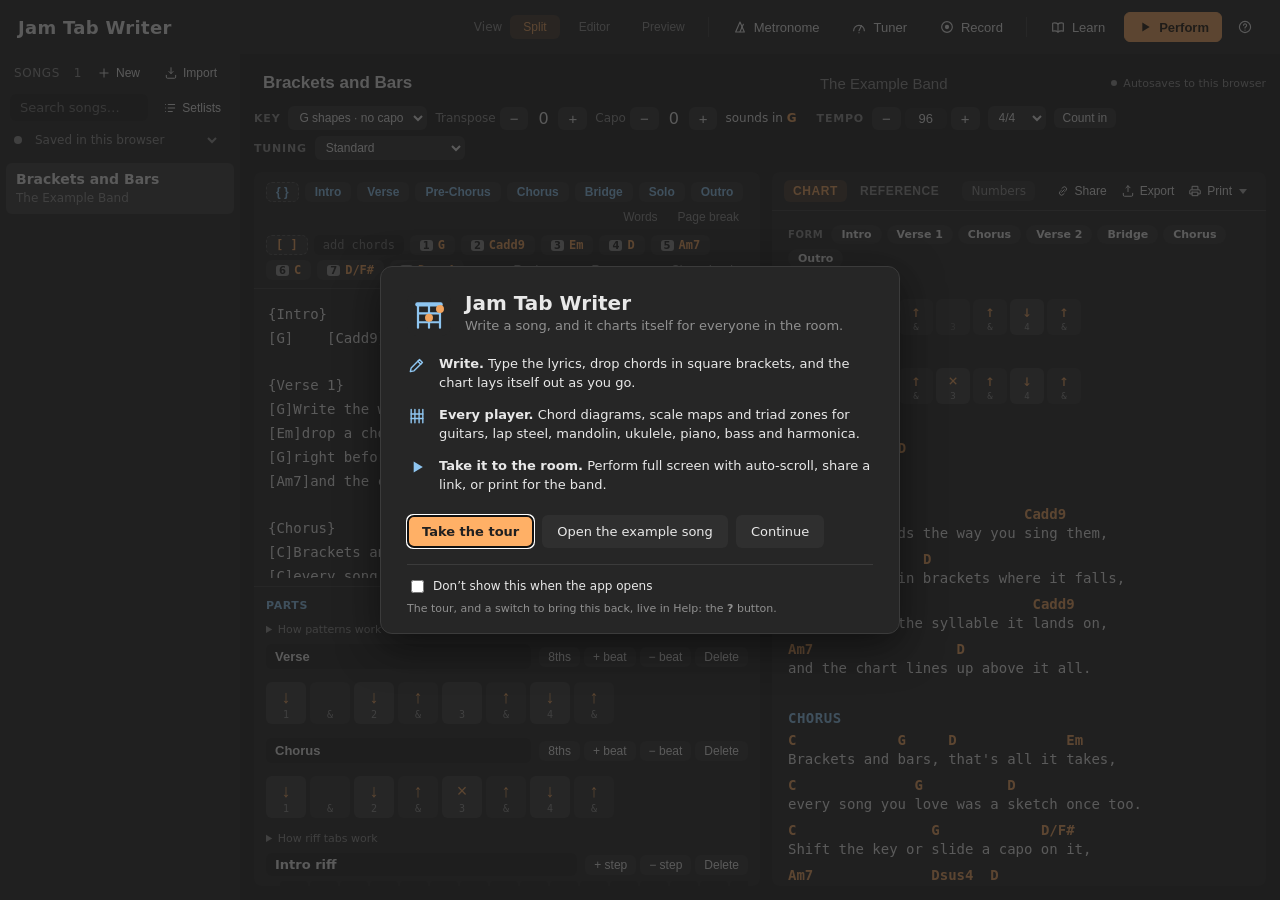
<file: index.html>
<!DOCTYPE html>
<html lang="en">
<head>
  <meta charset="UTF-8" />
  <meta name="viewport" content="width=device-width, initial-scale=1.0" />
  <title>Jam Tab Writer</title>
  <!-- A chord diagram as the icon: SVG for modern tabs, a PNG for the rest,
       and a square one for the iPhone home screen (iOS rounds it itself). -->
  <link rel="icon" type="image/svg+xml" href="favicon.svg?v=1" />
  <link rel="icon" type="image/png" sizes="32x32" href="favicon-32.png?v=1" />
  <link rel="apple-touch-icon" href="apple-touch-icon.png?v=1" />
  <meta name="theme-color" content="#1e1e1e" />
  <link rel="stylesheet" href="vendor/driver/driver.css?v=1" />
  <link rel="stylesheet" href="styles.css?v=149" />
</head>
<body>
  <!-- Icon set for the header and pane controls. Inline so the app still works
       with no network and no build step; every icon draws in currentColor. -->
  <svg class="icon-sprite" aria-hidden="true" focusable="false">
    <symbol id="i-new" viewBox="0 0 24 24"><path d="M12 5v14M5 12h14"/></symbol>
    <symbol id="i-collection" viewBox="0 0 24 24"><path d="M4 8v9.5A2.5 2.5 0 0 0 6.5 20H17"/><path d="M7.5 4h3l1.8 2.2h6.2A1.5 1.5 0 0 1 20 7.7v7.8A1.5 1.5 0 0 1 18.5 17h-11A1.5 1.5 0 0 1 6 15.5v-10A1.5 1.5 0 0 1 7.5 4z"/></symbol>
    <symbol id="i-folder" viewBox="0 0 24 24"><path d="M4.5 5h4l2 2.5h7A1.5 1.5 0 0 1 19 9v8.5A1.5 1.5 0 0 1 17.5 19h-13A1.5 1.5 0 0 1 3 17.5v-11A1.5 1.5 0 0 1 4.5 5z"/></symbol>
    <symbol id="i-save" viewBox="0 0 24 24"><path d="M6 4h10l3 3v13a1 1 0 0 1-1 1H6a1 1 0 0 1-1-1V5a1 1 0 0 1 1-1z"/><path d="M8.5 4v5h7"/><path d="M8.5 21v-6h7v6"/></symbol>
    <symbol id="i-import" viewBox="0 0 24 24"><path d="M12 3v10"/><path d="M8.5 9.5 12 13l3.5-3.5"/><path d="M4 16v3a2 2 0 0 0 2 2h12a2 2 0 0 0 2-2v-3"/></symbol>
    <symbol id="i-export" viewBox="0 0 24 24"><path d="M12 13V3"/><path d="M8.5 6.5 12 3l3.5 3.5"/><path d="M4 16v3a2 2 0 0 0 2 2h12a2 2 0 0 0 2-2v-3"/></symbol>
    <symbol id="i-share" viewBox="0 0 24 24"><path d="M9.8 14.2 14.2 9.8"/><path d="M8.9 11.1 7 13a3.6 3.6 0 0 0 5.1 5.1L14 16.2"/><path d="M15.1 12.9 17 11a3.6 3.6 0 0 0-5.1-5.1L10 7.8"/></symbol>
    <!-- Metronome: case + pendulum swung right, weight on the arm. A slash that
         crossed the case read as a warning triangle, so the arm starts inside. -->
    <symbol id="i-metro" viewBox="0 0 24 24"><path d="M12 4.5 5.5 19.5h13L12 4.5z"/><path d="M12 19 17 8"/><circle cx="15.1" cy="12.7" r="1.5" fill="currentColor" stroke="none"/></symbol>
    <!-- Tuner: a needle meter. Reads as "tuner" at 16px where a fork just
         read as a small letter Y. -->
    <symbol id="i-tuner" viewBox="0 0 24 24"><path d="M4 17.5a8 8 0 0 1 16 0"/><path d="M12 17.5 15.8 9.8"/><path d="M12 20.5h.01"/></symbol>
    <symbol id="i-record" viewBox="0 0 24 24"><circle cx="12" cy="12" r="8"/><circle cx="12" cy="12" r="3.2" fill="currentColor" stroke="none"/></symbol>
    <symbol id="i-perform" viewBox="0 0 24 24"><path d="M8 5.4v13.2L19 12 8 5.4z" fill="currentColor" stroke="none"/></symbol>
    <symbol id="i-print" viewBox="0 0 24 24"><path d="M7 9V4h10v5"/><path d="M7 17H3v-5a2 2 0 0 1 2-2h14a2 2 0 0 1 2 2v5h-4"/><path d="M7 14h10v6H7v-6z"/></symbol>
    <symbol id="i-setlist" viewBox="0 0 24 24"><path d="M9 6h11M9 12h11M9 18h7"/><path d="M4.5 6h.01M4.5 12h.01M4.5 18h.01"/></symbol>
    <symbol id="i-help" viewBox="0 0 24 24"><circle cx="12" cy="12" r="8.4"/><path d="M9.8 9.4a2.3 2.3 0 1 1 3.4 2.2c-.8.5-1.2 1-1.2 1.9"/><path d="M12 16.6h.01"/></symbol>
    <!-- Learn: an open book. -->
    <!-- Phone tab bar. -->
    <symbol id="i-songs" viewBox="0 0 24 24"><path d="M4 6h16M4 12h16M4 18h10"/></symbol>
    <symbol id="i-edit" viewBox="0 0 24 24"><path d="M4 20l4.5-1 10-10-3.5-3.5-10 10L4 20z"/><path d="M13 7.5l3.5 3.5"/></symbol>
    <symbol id="i-chart" viewBox="0 0 24 24"><rect x="4" y="3.5" width="16" height="17" rx="2"/><path d="M8 9h8M8 13h6M8 17h4"/></symbol>
    <symbol id="i-charts" viewBox="0 0 24 24"><path d="M5 4v16M9.5 4v16M14.5 4v16M19 4v16"/><path d="M5 9.5h14M5 15h14"/></symbol>
    <symbol id="i-tools" viewBox="0 0 24 24"><circle cx="12" cy="12" r="3.5"/><path d="M12 3v3M12 18v3M3 12h3M18 12h3M5.6 5.6l2.2 2.2M16.2 16.2l2.2 2.2M5.6 18.4l2.2-2.2M16.2 7.8l2.2-2.2"/></symbol>
    <symbol id="i-learn" viewBox="0 0 24 24"><path d="M12 7.5S10.2 5.8 6.8 5.8c-1.4 0-2.3.3-2.8.5v12c.5-.2 1.4-.5 2.8-.5 3.4 0 5.2 1.7 5.2 1.7"/><path d="M12 7.5s1.8-1.7 5.2-1.7c1.4 0 2.3.3 2.8.5v12c-.5-.2-1.4-.5-2.8-.5-3.4 0-5.2 1.7-5.2 1.7"/><path d="M12 7.5V19"/></symbol>
  </svg>

  <header>
    <h1>Jam Tab Writer</h1>
    <button id="menu-toggle" class="menu-toggle" aria-label="Menu" aria-expanded="false" aria-controls="header-actions">☰ Menu</button>
    <!-- Only what you reach for mid-session: the tools, then the modes. The
         library controls live with the song list they fill, and the ways a
         chart leaves the room (Share, Export, Print) with the chart itself. -->
    <div class="header-actions" id="header-actions">
      <!-- Desktop layout switch: side-by-side, or one pane at the full width.
           It arranges the app, not the song, so it sits up here. -->
      <div id="view-switch" class="view-switch" role="group" aria-label="Layout">
        <span class="vs-label">View</span>
        <button class="vs-btn" data-view="split" aria-pressed="true" title="Editor and preview side by side">Split</button>
        <button class="vs-btn" data-view="editor" aria-pressed="false" title="Editor only, full width">Editor</button>
        <button class="vs-btn" data-view="preview" aria-pressed="false" title="Chart and reference side by side, full width">Preview</button>
      </div>
      <span class="hdr-sep vs-sep" aria-hidden="true"></span>

      <button id="metro-btn" class="hdr-btn" title="Metronome" aria-label="Metronome">
        <svg class="ico"><use href="#i-metro"/></svg><span class="btn-label">Metronome</span>
      </button>
      <button id="tuner-btn" class="hdr-btn" title="Instrument tuner (uses your microphone)" aria-label="Tuner">
        <svg class="ico"><use href="#i-tuner"/></svg><span class="btn-label">Tuner</span>
      </button>
      <button id="capture-btn" class="hdr-btn" title="Record takes from your audio interface (R)" aria-label="Record a take">
        <svg class="ico"><use href="#i-record"/></svg><span class="btn-label">Record</span>
      </button>

      <span class="hdr-sep" aria-hidden="true"></span>

      <button id="learn-btn" class="hdr-btn" title="Music theory charts — chords, keys, inversions, rhythm" aria-label="Learn">
        <svg class="ico"><use href="#i-learn"/></svg><span class="btn-label">Learn</span>
      </button>
      <button id="perform-btn" class="hdr-btn hdr-primary" title="Full-screen performance view" aria-label="Perform">
        <svg class="ico"><use href="#i-perform"/></svg><span class="btn-label">Perform</span>
      </button>
      <button id="help-btn" class="hdr-btn icon-only" title="Help: the tour, the example song, keyboard shortcuts (press ?)" aria-label="Help">
        <svg class="ico"><use href="#i-help"/></svg><span class="btn-label">Help</span>
      </button>
    </div>
  </header>

  <main>
    <aside id="sidebar">
      <!-- The song list owns everything that fills it: New and Import here,
           and the source picker below for where the songs live. -->
      <div class="sidebar-head" id="sidebar-head">
        <span>Songs</span>
        <span class="sidebar-head-end">
          <span id="song-count" class="muted"></span>
          <button id="new-btn" class="side-btn" title="Start a new blank song" aria-label="New song">
            <svg class="ico"><use href="#i-new"/></svg><span class="btn-label">New</span>
          </button>
          <button id="import-btn" class="side-btn" title="Open a .txt / .cho file, or a PDF chart to convert" aria-label="Import a file">
            <svg class="ico"><use href="#i-import"/></svg><span class="btn-label">Import</span>
          </button>
        </span>
      </div>
      <div class="search-row">
        <label for="song-search" class="sr-only">Search songs</label>
        <input id="song-search" class="song-search" type="search" placeholder="Search songs…" spellcheck="false" />
        <!-- Setlists draw from this list, so the button lives with it. -->
        <button id="setlist-btn" class="side-btn" title="Build and perform setlists" aria-label="Setlists">
          <svg class="ico"><use href="#i-setlist"/></svg><span class="btn-label">Setlists</span>
        </button>
      </div>
      <!-- One quiet line saying where the list's songs live. It is one fact
           with a few values — this browser, the Collection, a folder — so it is
           one picker (built by renderSourcePicker), and it sits under the
           search because it rarely changes. Reopen shows only when saved
           folders are waiting on a permission click. -->
      <div class="source-row">
        <span id="source-dot" class="source-dot" aria-hidden="true"></span>
        <select id="source-select" class="source-select" aria-label="Where songs are kept"></select>
        <button id="reopen-btn" class="side-btn" title="Reopen the last folders" aria-label="Reopen folders" hidden>
          <svg class="ico"><use href="#i-folder"/></svg><span class="btn-label">Reopen</span>
        </button>
      </div>
      <div id="folder-bar" class="folder-bar" hidden></div>
      <ul id="song-list"></ul>
      <label for="import-input" hidden>Import a chart file</label>
      <input type="file" id="import-input" accept=".txt,.cho,.chordpro,.crd,.pdf,text/plain,application/pdf" hidden />
    </aside>
    <!-- Desktop only: drag to resize the song list; double-click resets. -->
    <div id="sidebar-resizer" class="sidebar-resizer" title="Drag to resize the song list — double-click to reset"></div>

    <section id="workspace">
      <!-- Song strip: what the song is and where it is saved, then its key, tempo
           and tuning. One line where the window is wide enough; otherwise the
           three groups drop to a second row together. The breadcrumb carries
           the folder path + save state; in the browser the sidebar's source
           picker already says where songs live. -->
      <div class="song-line">
      <div class="meta-row song-id">
        <label for="title-input" class="sr-only">Song title</label>
        <input id="title-input" class="title-input" type="text" placeholder="Song title" />
        <label for="artist-input" class="sr-only">Artist</label>
        <input id="artist-input" class="artist-input" type="text" placeholder="Artist (optional)" />
        <div id="save-breadcrumb" class="save-breadcrumb" hidden></div>
        <span id="save-status" class="muted save-status"></span>
        <button id="save-btn" class="side-btn" title="Save this chart to its file (Cmd/Ctrl+S)" aria-label="Save to file" hidden>
          <svg class="ico"><use href="#i-save"/></svg><span class="btn-label">Save</span>
        </button>
      </div>

      <!-- Three labelled groups — key, tempo, tuning. -->
      <div class="meta-row meta-cards">
        <div class="card key-card" role="group" aria-label="Key">
          <span class="card-lbl">Key</span>
          <!-- Drives the two steppers beside it as a pair: pick the open-chord
               family you want under your fingers and transpose + capo move in
               opposite directions, so the song keeps sounding in the same key. -->
          <div class="stepper shape-goal" id="shape-goal-wrap" hidden>
            <label for="shape-goal" class="sr-only">Shapes</label>
            <select id="shape-goal" title="Play this song with the open chords of a key you're comfortable in — transpose and capo adjust together so it still sounds in the same key" aria-label="Shapes"></select>
          </div>
          <div class="stepper">
            <span class="ctl-label">Transpose</span>
            <button id="tr-down" title="Down a semitone">&minus;</button>
            <span id="tr-amount">0</span>
            <button id="tr-up" title="Up a semitone">+</button>
          </div>
          <div class="stepper">
            <span class="ctl-label">Capo</span>
            <button id="capo-down" title="Move capo down a fret">&minus;</button>
            <span id="capo-amount">0</span>
            <button id="capo-up" title="Move capo up a fret">+</button>
          </div>
          <span id="sounds-in" class="sounds-in"></span>
          <!-- One transpose, not two: this bakes the stepper's shift into the
               written chords and puts the stepper back to 0. -->
          <button id="apply-transpose-btn" class="inline-btn" title="Rewrite the chords in the text at this transpose, then set Transpose back to 0" hidden>Apply to text</button>
        </div>
        <div class="card tempo-card" role="group" aria-label="Tempo">
          <span class="card-lbl">Tempo</span>
          <div class="stepper">
            <button id="tempo-down" title="Slower">&minus;</button>
            <input id="tempo-input" class="tempo-input" type="text" inputmode="numeric" placeholder="—" title="Beats per minute for this song" aria-label="Tempo in beats per minute" />
            <button id="tempo-up" title="Faster">+</button>
          </div>
          <select id="song-time" class="time-select" title="Time signature for this song: sets the count-in, the metronome and new strum patterns" aria-label="Time signature"><option value="4/4">4/4</option></select>
          <button id="count-in-btn" class="inline-btn" title="Count in one bar of 4/4 at this tempo">Count in</button>
        </div>
        <div class="card tuning-card" role="group" aria-label="Tuning">
          <span class="card-lbl">Tuning</span>
          <label class="tuning-ctl" title="Alternate tuning for this song (shows a reminder; diagrams stay standard-tuned)">
            <select id="song-tuning" aria-label="Tuning"></select>
          </label>
        </div>
      </div>
      </div>
      <!-- Phone: the strip folded to one tappable line (filled by renderSongSummary). -->
      <button id="song-summary" class="song-summary" aria-expanded="false" title="Key, tempo and tuning — tap to open them"></button>

      <div class="panes">
        <div class="pane editor-pane">
          <!-- Two rows of tools, each with what you insert on the left and what
               acts on it at the right. Row one is the song's shape: sections,
               then the tools that work at the cursor. Row two is its chords:
               the palette, then the tools that work on the whole chart. -->
          <div class="ed-tools">
            <div class="ed-row section-row">
              <div id="section-bar" class="section-bar"></div>
              <span class="ed-row-end">
                <span id="editor-note" class="ed-note" hidden></span>
                <button id="dictate-btn" class="inline-btn quiet dict-btn" title="Speak lyrics into the editor (D to start, Esc to stop)" hidden>&#127908; Dictate</button>
                <button id="words-btn" class="inline-btn quiet">Words</button>
                <button id="pagebreak-btn" class="inline-btn quiet" title="Insert a page break at the cursor">Page break</button>
              </span>
            </div>
            <div class="ed-row chord-row">
              <div id="chord-palette" class="chord-palette"></div>
              <span class="ed-row-end palette-tools">
                <button id="replace-toggle" class="inline-btn quiet" aria-expanded="false" aria-controls="replace-tools" title="Replace every instance of one chord with another">Replace…</button>
                <span id="replace-tools" class="etool" hidden>
                  <label for="replace-from" class="sr-only">Chord to replace</label>
                  <select id="replace-from" class="repl-sel" title="Chord to replace"></select>
                  &rarr;
                  <label for="replace-to" class="sr-only">Replacement chord</label>
                  <input id="replace-to" class="repl-in" type="text" placeholder="chord" spellcheck="false" title="Replacement chord" />
                  <button id="replace-go" class="inline-btn" title="Replace every instance of this chord">Go</button>
                  <button id="replace-close" class="inline-btn quiet repl-close" title="Close (Esc)" aria-label="Close the chord replacer">&#215;</button>
                </span>
                <button id="reprocess-btn" class="inline-btn quiet" title="Run this chart through the import processing again: fold plain chord lines into the lyrics, drop OCR junk, tidy whitespace, and lift {title:}/{capo:}… and tab blocks out of the text. Whole chart, or just the selection. Safe to run repeatedly.">Reprocess</button>
                <button id="clear-chords-btn" class="inline-btn quiet" title="Remove every [chord] from this chart (keeps lyrics and sections)">Clear chords</button>
              </span>
            </div>
          </div>
          <!-- Live dictation feedback: words in flight sit here until the
               engine commits them, since a textarea can't grey a substring. -->
          <div id="dict-bar" class="dict-bar" hidden>
            <span class="dict-live"><span class="dict-dot"></span>Listening</span>
            <span id="dict-interim" class="dict-interim"></span>
            <span id="dict-status" class="dict-status"></span>
            <!-- Indeterminate on purpose: the speech API reports no byte
                 progress, only downloadable/downloading/available. -->
            <span id="dict-progress" class="dict-progress" hidden>
              <span class="dict-progress-track"><span class="dict-progress-bar"></span></span>
              <span id="dict-progress-label" class="dict-progress-label"></span>
            </span>
            <button id="dict-install" class="inline-btn" hidden></button>
          </div>
          <label for="editor" class="sr-only">Lyrics and chords</label>
          <textarea id="editor" spellcheck="false" placeholder="[G]Type your lyrics here and drop [C]chords in [D]brackets...

Blank lines and section labels like {Verse 1} or [Chorus] work too."></textarea>
          <!-- Parts: strumming patterns (print with the chart) and riffs / solos
               (each prints on its own page), one footer between them. -->
          <div id="riffs-authoring" class="riffs-authoring parts-authoring">
            <div class="riffs-head">
              <span>Parts</span>
              <span class="parts-actions">
                <button id="add-strum-btn" class="inline-btn" title="Add a strumming pattern">+ Pattern</button>
                <button id="add-riff-btn" class="inline-btn" title="Add a new riff or solo">+ Riff</button>
              </span>
            </div>
            <div id="strum-editors"></div>
            <div id="riff-editors"></div>
          </div>
        </div>

        <!-- Desktop split view: drag to share the width between editor and chart;
             double-click resets to half and half. -->
        <div id="pane-resizer" class="pane-resizer" title="Drag to resize the editor and chart — double-click to reset"></div>

        <div class="pane preview-pane">
          <div class="pane-head">
            <!-- The right column is two tabs: the chart you read, and the band's
                 reference. The Preview view has room for both side by side. -->
            <span class="pane-tabs" role="tablist" aria-label="Right column">
              <button class="rtab" data-rtab="chart" role="tab" aria-selected="true">Chart</button>
              <button class="rtab" data-rtab="ref" role="tab" aria-selected="false">Reference</button>
            </span>
            <span class="pane-both-label">Chart &amp; reference</span>
            <span class="view-toggles">
              <label title="Show chords as Nashville numbers (scale degrees relative to the key)"><input type="checkbox" id="toggle-numbers" /> Numbers</label>
              <!-- Preview view only: the reference column beside the chart, or the chart alone. -->
              <label class="ref-toggle" title="Show the reference column beside the chart in Preview view"><input type="checkbox" id="toggle-preview-ref" /> Reference</label>
            </span>
            <!-- How the chart leaves the room — link, file, paper — with the
                 column setting Print obeys. -->
            <span class="print-ctl">
              <button id="share-btn" class="side-btn" title="Share this song as a link" aria-label="Share as a link">
                <svg class="ico"><use href="#i-share"/></svg><span class="btn-label">Share</span>
              </button>
              <button id="export-btn" class="side-btn" title="Download this song as a file" aria-label="Export this song">
                <svg class="ico"><use href="#i-export"/></svg><span class="btn-label">Export</span>
              </button>
              <!-- Paper-only options live behind the Print button, so a column
                   setting never reads as something the preview should show. -->
              <span class="print-menu-wrap">
                <button id="print-menu-btn" class="side-btn" title="Print / save as PDF (Cmd/Ctrl+P), with the paper options" aria-label="Print options" aria-haspopup="true" aria-expanded="false" aria-controls="print-menu">
                  <svg class="ico"><use href="#i-print"/></svg><span class="btn-label">Print</span><span class="pm-caret" aria-hidden="true"></span>
                </button>
                <div id="print-menu" class="print-menu" hidden>
                  <div class="pm-title">Paper options — the screen doesn't change</div>
                  <label class="pm-row">Columns
                    <select id="print-cols" aria-label="Print columns">
                      <option value="1">1 column</option>
                      <option value="2">2 columns</option>
                    </select>
                  </label>
                  <div class="pm-hint">A <code>{page}</code> line starts a new sheet — the editor's <b>Page break</b> button inserts one.</div>
                  <button id="print-btn" class="tool-start" title="Print / save as PDF" aria-label="Print or save as PDF">Print / save as PDF</button>
                </div>
              </span>
            </span>
          </div>
          <div id="preview" class="preview">
            <div id="print-header"></div>
            <div id="tuning-banner" class="tuning-banner"></div>
            <div id="capo-banner"></div>
            <!-- The reference — the band's charts — comes first in the DOM
                 because paper gives it page 1 (see has-front-matter). On screen
                 the chart is ordered above it, and the Preview view gives each
                 its own column. -->
            <div class="ref-col">
              <!-- The jam: on/off chip per instrument, built by renderInstrumentBar().
                   Every section below it folds from its heading (see wireFolds). -->
              <div id="instrument-bar" class="instrument-bar"></div>
              <!-- Key context for the chart: what key it is in, the chords that
                   come with it, and the chromatic ruler under them. -->
              <div id="theory-panel" class="theory-panel"></div>
              <div id="harmonica-panel" class="harmonica-panel"></div>
              <!-- One section per active instrument (chords + scale), built by renderInstruments(). -->
              <div id="instrument-panels"></div>
            </div>
            <div class="chart-col">
              <!-- Arrangement roadmap: click a section to scroll to it. -->
              <div id="roadmap" class="roadmap"></div>
              <!-- Strumming patterns sit with the chart rather than on their own
                   page: you read them while playing it, not separately. -->
              <div id="strum-panels" class="strum-panels"></div>
              <div id="preview-body"></div>
              <!-- Rendered riffs/solos; each block prints on its own page. -->
              <div id="riff-panels"></div>
            </div>
          </div>
        </div>
      </div>
    </section>
  </main>

  <!-- Phone: the app is five places — Songs, Edit, Chart, Charts, Tools — shown
       one at a time from this bar (wired by setPhoneTab). Perform floats above
       it on the chart tabs: the one button you hit mid-song. Desktop hides both. -->
  <nav id="phone-tabs" class="phone-tabs" aria-label="Sections">
    <button class="ptab" data-tab="songs"><svg class="ico"><use href="#i-songs"/></svg>Songs</button>
    <button class="ptab" data-tab="edit"><svg class="ico"><use href="#i-edit"/></svg>Edit</button>
    <button class="ptab" data-tab="chart"><svg class="ico"><use href="#i-chart"/></svg>Chart</button>
    <button class="ptab" data-tab="charts"><svg class="ico"><use href="#i-charts"/></svg>Charts</button>
    <button class="ptab" data-tab="tools"><svg class="ico"><use href="#i-tools"/></svg>Tools</button>
  </nav>
  <button id="mbar-perform" class="phone-perform" title="Full-screen scrolling lyrics">
    <svg class="ico"><use href="#i-perform"/></svg>Perform
  </button>

  <!-- Metronome + drum machine (floating panel) -->
  <div id="metro-panel" class="tool-panel tool-panel-wide" hidden>
    <div class="tool-head"><span>Metronome &amp; Drum Machine</span><button class="tool-close" data-tool="metro" title="Close">&#10005;</button></div>
    <div class="tool-body">
      <div class="metro-tempo">
        <button id="metro-down" title="Slower">&minus;</button>
        <span id="metro-bpm" class="metro-bpm">100</span>
        <button id="metro-up" title="Faster">+</button>
        <span class="metro-unit">BPM</span>
      </div>
      <label for="metro-slider" class="sr-only">Tempo in beats per minute</label>
      <input id="metro-slider" class="metro-slider" type="range" min="40" max="240" value="100" />
      <div class="metro-row">
        <span class="dm-steps-ctl">Steps
          <button id="dm-steps-down" title="Fewer steps">&minus;</button>
          <span id="dm-steps">16</span>
          <button id="dm-steps-up" title="More steps">+</button>
        </span>
        <label class="dm-click-lbl"><input type="checkbox" id="dm-click" checked /> Click</label>
        <button id="metro-tap" title="Tap to set the tempo">Tap</button>
      </div>
      <div id="dm-grid" class="dm-grid"></div>
      <div class="metro-row dm-actions">
        <button id="metro-toggle" class="tool-start">Start</button>
        <button id="dm-clear" title="Clear the pattern">Clear</button>
      </div>
    </div>
  </div>

  <!-- Tuner (floating panel) -->
  <div id="tuner-panel" class="tool-panel" hidden>
    <div class="tool-head"><span>Tuner</span><button class="tool-close" data-tool="tuner" title="Close">&#10005;</button></div>
    <div class="tool-body">
      <!-- Filled from TUNER_PRESETS, grouped by instrument: guitar, bass,
           mandolin, ukulele, lap steel. -->
      <label class="tuner-preset-lbl">Tuning
        <select id="tuner-preset"></select>
      </label>
      <!-- One chip per string: name over its target pitch. Click to lock the
           tuner to that string; click again to go back to picking the nearest. -->
      <div id="tuner-strings" class="tuner-strings"></div>
      <!-- Locking matters most where strings sit close together: on a ukulele a
           flat g reads as the E, and only a lock can tell them apart. -->
      <div id="tuner-lock" class="tuner-lock">Tap a string to lock the tuner to it</div>
      <div id="tuner-readout" class="tuner-readout">
        <div id="tuner-note" class="tuner-note">&mdash;</div>
        <div id="tuner-freq" class="tuner-freq">Play one string</div>
      </div>
      <!-- A fixed scale spanning a semitone either way: the target holds still
           and only the needle moves, so distance from the goal is what you see.
           The green band IS the in-tune window, so needle-in-green and the words
           below can never disagree. -->
      <div class="tuner-meter">
        <div class="tuner-zone"></div>
        <div class="tuner-tick" style="left: 25%"></div>
        <div class="tuner-tick minor" style="left: 45%"></div>
        <div class="tuner-tick minor" style="left: 55%"></div>
        <div class="tuner-tick" style="left: 75%"></div>
        <div id="tuner-needle" class="tuner-needle"></div>
        <div id="tuner-off-flat" class="tuner-off flat">&#9664;</div>
        <div id="tuner-off-sharp" class="tuner-off sharp">&#9654;</div>
      </div>
      <div class="tuner-nums">
        <span style="left: 0%">&minus;100</span>
        <span style="left: 25%">&minus;50</span>
        <span style="left: 50%">0</span>
        <span style="left: 75%">+50</span>
        <span style="left: 100%">+100</span>
      </div>
      <div class="tuner-scale">
        <span>&#9837; flat &middot; tighten</span>
        <span>in tune</span>
        <span>loosen &middot; sharp &#9839;</span>
      </div>
      <div id="tuner-advice" class="tuner-advice">Press Start, then play one string.</div>
      <button id="tuner-toggle" class="tool-start">Start</button>
    </div>
  </div>

  <!-- Capture (floating panel). Records takes from a chosen audio interface;
       below that, everything filed under the open song, uploads included. -->
  <div id="capture-panel" class="tool-panel tool-panel-wide" hidden>
    <div class="tool-head"><span>Record</span><span class="tool-head-btns">
      <button id="cap-expand" class="tool-close cap-expand" title="Bigger panel" aria-pressed="false">&#8644;</button>
      <button class="tool-close" data-tool="capture" title="Close">&#10005;</button></span></div>
    <div class="tool-body">
      <div class="cap-rec">
        <div id="cap-arm" class="cap-arm">
          <label class="cap-row">Input
            <select id="cap-device"><option value="">Default input</option></select>
          </label>
          <label class="cap-row">Format
            <select id="cap-format">
              <option value="wav">WAV &mdash; drops into a DAW</option>
              <option value="opus">M4A &mdash; small, easy to text</option>
            </select>
          </label>
        </div>
        <!-- Signal present before you commit to a take. -->
        <div class="cap-meter"><div id="cap-meter-fill" class="cap-meter-fill"></div></div>
        <div class="cap-transport">
          <button id="cap-toggle" class="tool-start">&#9679; Record</button>
          <span id="cap-time" class="cap-time">0:00</span>
        </div>
        <div id="cap-status" class="cap-status">Pick your interface, then hit Record (or press R).</div>
      </div>
      <div class="cap-lib">
        <div class="cap-takes-head">
          <span id="cap-lib-title" class="cap-lib-title">Audio</span>
          <span id="cap-takes-count" class="cap-count"></span>
          <!-- Audio made elsewhere (demos, works in progress, stems), filed under the open song. -->
          <span class="cap-add">
            <button id="cap-upload" class="inline-btn" title="Add audio files made elsewhere to this song" aria-haspopup="true" aria-expanded="false">+ Add files &#9662;</button>
            <span id="cap-add-menu" class="cap-add-menu" role="menu" hidden>
              <button role="menuitem" data-kind="demo">Demo&hellip;</button>
              <button role="menuitem" data-kind="wip">Work in progress&hellip;</button>
              <button role="menuitem" data-kind="stem">Stems&hellip;</button>
              <button role="menuitem" data-kind="mix">Album mix&hellip;</button>
              <button role="menuitem" data-kind="take">Take&hellip;</button>
            </span>
          </span>
          <label for="cap-upload-file" class="sr-only">Audio files to upload</label>
          <input id="cap-upload-file" aria-label="Audio files to upload" type="file" accept="audio/*,.mp3,.wav,.m4a,.aac,.aif,.aiff,.flac,.ogg,.opus" multiple hidden />
        </div>
        <div id="cap-tag-filter" class="cap-tag-filter" hidden></div>
        <div id="cap-lib-status" class="cap-status cap-lib-status" hidden></div>
        <div id="cap-takes" class="cap-takes"></div>
        <datalist id="cap-tag-list"></datalist>
      </div>
    </div>
  </div>

  <!-- Recording indicator. Fixed, above everything including the perform
       overlay, so you always know you're rolling. -->
  <div id="cap-indicator" class="cap-indicator" hidden>
    <span class="cap-dot"></span><span id="cap-indicator-time">0:00</span>
  </div>

  <!-- PDF drop / conversion overlay. Doubles as the drag hint and the OCR
       progress display; script wiring lives in app.js (convertPdfFile). -->
  <div id="pdf-overlay" class="pdf-overlay" hidden>
    <div class="pdf-card">
      <div id="pdf-spinner" class="pdf-spinner" hidden></div>
      <div class="pdf-icon">&#127925;</div>
      <div id="pdf-msg" class="pdf-msg">Drop a PDF chart to convert it</div>
      <div id="pdf-sub" class="pdf-sub">Chords-over-lyrics PDFs become an editable draft</div>
    </div>
  </div>

  <!-- Full-screen performance view. Hidden until "Perform" is clicked. -->
  <div id="perform-overlay" class="perform-overlay" hidden>
    <div id="perform-bar" class="perform-bar">
      <span class="pf-song" id="pf-song"></span>
      <div class="pf-group pf-desk-only">
        <span class="ctl-label">Columns</span>
        <button id="pf-col-down" title="Fewer columns">&minus;</button>
        <span id="pf-cols" class="pf-num">4</span>
        <button id="pf-col-up" title="More columns">+</button>
      </div>
      <!-- Phone: auto-scroll speed instead of page auto-advance. -->
      <div class="pf-group pf-phone-only">
        <button id="pf-scroll-play" title="Start or stop scrolling">&#9654;</button>
        <span class="ctl-label">Speed</span>
        <button id="pf-scroll-slower" title="Scroll slower">&minus;</button>
        <span id="pf-scroll-speed" class="pf-num">30</span>
        <button id="pf-scroll-faster" title="Scroll faster">+</button>
      </div>
      <div class="pf-group">
        <span class="ctl-label">Size</span>
        <button id="pf-font-down" title="Smaller text">&minus;</button>
        <span id="pf-font" class="pf-num">22</span>
        <button id="pf-font-up" title="Larger text">+</button>
        <button id="pf-fit" class="pf-toggle" title="Auto-fit every song to one screen at the largest size that fits">Fit</button>
      </div>
      <div class="pf-group pf-desk-only">
        <span class="ctl-label">Auto</span>
        <button id="pf-auto" title="Auto-advance pages hands-free (play/pause)">&#9654;</button>
        <button id="pf-auto-slower" title="Slower auto-advance">&minus;</button>
        <span id="pf-auto-secs" class="pf-num">25</span>
        <button id="pf-auto-faster" title="Faster auto-advance">+</button>
      </div>
      <div class="pf-group pf-toggles pf-desk-only">
        <span class="ctl-label">Show</span>
        <button class="pf-toggle" data-panel="instruments" title="The reference for every instrument in the jam, harmonica included">Instruments</button>
      </div>
      <div class="pf-group">
        <button id="pf-prev-song" title="Previous song (&larr; at start)">&#9664; Song</button>
        <button id="pf-next-song" title="Next song (&rarr; at end)">Song &#9654;</button>
      </div>
      <span class="pf-page" id="pf-page"></span>
    </div>
    <!-- Exit floats bottom-right, clear of the top edge where macOS drops the
         fullscreen browser toolbar over anything you try to click. -->
    <button id="pf-exit" class="pf-exit" title="Exit performance mode (Esc)">&#10005;</button>
    <div id="perform-panels" class="perform-panels"></div>
    <div id="perform-viewport" class="perform-viewport">
      <div id="perform-cols" class="perform-cols preview"></div>
    </div>
  </div>

  <!-- Learn: music theory charts, drawn by the same engine as the chord panels.
       The "In this song" lens re-points every chart at the open chart's key. -->
  <div id="learn-overlay" class="learn-overlay" hidden>
    <div class="learn-bar">
      <span class="learn-brand">Learn</span>
      <nav id="learn-tabs" class="learn-tabs" role="tablist" aria-label="Topics"></nav>
      <span class="learn-bar-end">
        <label id="learn-lens-ctl" class="learn-lens-ctl" title="Work the charts through the key and chords of the song you have open">
          <input type="checkbox" id="learn-lens" /> In this song
        </label>
        <button id="learn-print" class="side-btn" title="Print this topic" aria-label="Print this topic">
          <svg class="ico"><use href="#i-print"/></svg><span class="btn-label">Print</span>
        </button>
        <button id="learn-close" class="side-btn" title="Close (Esc)" aria-label="Close">Close</button>
      </span>
    </div>
    <div id="learn-body" class="learn-body" tabindex="-1"></div>
  </div>

  <!-- Help: the tour and the example song, then the keyboard shortcuts. -->
  <div id="help-modal" class="share-modal" hidden>
    <div class="share-card help-card">
      <div class="share-head">Help</div>
      <div class="help-start">
        <button id="help-tour" class="help-action">
          <span class="ha-title">Take the tour</span>
          <span class="ha-sub">Two minutes through everything the app does, on the example song</span>
        </button>
        <button id="help-band-tour" class="help-action" hidden>
          <span class="ha-title">Take the band tour</span>
          <span class="ha-sub">A quick look round the shared library and the album in progress</span>
        </button>
        <button id="help-example" class="help-action">
          <span class="ha-title">Open the example song</span>
          <span class="ha-sub">A finished chart with sections, strumming and a riff, to try things on</span>
        </button>
      </div>
      <label class="help-intro-ctl"><input type="checkbox" id="help-intro" /> Show the welcome screen each time the app opens</label>
      <div class="help-sub-head">Keyboard shortcuts</div>
      <div id="help-body" class="help-body"></div>
      <div class="share-actions"><button id="help-close">Close</button></div>
    </div>
  </div>

  <!-- Welcome: what the app is and the ways in, each time it opens — unless
       the tick box turns it off (Help turns it back on). Filled by tour.js. -->
  <div id="intro-modal" class="share-modal intro-modal" hidden role="dialog" aria-modal="true" aria-labelledby="intro-title">
    <div class="share-card intro-card">
      <div class="intro-head">
        <img class="intro-logo" src="favicon.svg?v=1" alt="" width="44" height="44" />
        <div>
          <div id="intro-title" class="intro-title">Jam Tab Writer</div>
          <div class="intro-tag">Write a song, and it charts itself for everyone in the room.</div>
        </div>
      </div>
      <ul class="intro-points">
        <li><svg class="ico" aria-hidden="true"><use href="#i-edit"/></svg>
          <span><b>Write.</b> Type the lyrics, drop chords in square brackets, and the chart lays itself out as you go.</span></li>
        <li><svg class="ico" aria-hidden="true"><use href="#i-charts"/></svg>
          <span><b>Every player.</b> Chord diagrams, scale maps and triad zones for guitars, lap steel, mandolin, ukulele, piano, bass and harmonica.</span></li>
        <li><svg class="ico" aria-hidden="true"><use href="#i-perform"/></svg>
          <span><b>Take it to the room.</b> Perform full screen with auto-scroll, share a link, or print for the band.</span></li>
      </ul>
      <div class="intro-actions">
        <button id="intro-tour" class="intro-primary">Take the tour</button>
        <button id="intro-example">Open the example song</button>
        <button id="intro-continue">Continue</button>
      </div>
      <div class="intro-foot">
        <label class="intro-hide"><input type="checkbox" id="intro-hide" /> Don’t show this when the app opens</label>
        <span class="intro-where">The tour, and a switch to bring this back, live in Help: the <b>?</b> button.</span>
      </div>
    </div>
  </div>

  <!-- The band's invite link (…/?join): one screen, one button (band.js). -->
  <div id="join-modal" class="share-modal intro-modal" hidden role="dialog" aria-modal="true" aria-labelledby="join-title">
    <div class="share-card intro-card">
      <div class="intro-head">
        <img class="intro-logo" src="favicon.svg?v=1" alt="" width="44" height="44" />
        <div>
          <div id="join-title" class="intro-title">The Flailing Inhalers · Backstage</div>
          <div class="intro-tag">Two decades of charts, from Time to Burn to You’re a Snowflake, and a Greatest Hits record taking shape.</div>
        </div>
      </div>
      <ul class="intro-points">
        <li><svg class="ico" aria-hidden="true"><use href="#i-edit"/></svg>
          <span><b>Sign in with your Google account</b>: the one Nick invited. That’s the whole setup.</span></li>
        <li><svg class="ico" aria-hidden="true"><use href="#i-perform"/></svg>
          <span>Then a minute’s look round the new record.</span></li>
      </ul>
      <div class="intro-actions">
        <button id="join-signin" class="intro-primary">Sign in with Google</button>
        <button id="join-later">Not now</button>
      </div>
    </div>
  </div>

  <!-- Setlist builder. -->
  <div id="setlist-modal" class="share-modal" hidden>
    <div class="share-card setlist-card">
      <div class="share-head">Setlists</div>
      <div class="setlist-body">
        <div class="setlist-side">
          <ul id="setlist-list"></ul>
          <button id="setlist-new" class="inline-btn">+ New setlist</button>
        </div>
        <div id="setlist-detail" class="setlist-detail"></div>
      </div>
      <div class="share-actions"><button id="setlist-close">Close</button></div>
    </div>
  </div>

  <!-- Copying into the shared library: what would change, ticked off before anything is written. -->
  <div id="copy-modal" class="share-modal" hidden role="dialog" aria-modal="true" aria-labelledby="copy-head">
    <div class="share-card copy-card">
      <div id="copy-head" class="share-head">Into the shared library</div>
      <div id="copy-sub" class="share-sub"></div>
      <div id="copy-list" class="copy-list"></div>
      <div class="share-actions">
        <button id="copy-go" class="tool-start">Write changes</button>
        <button id="copy-cancel">Cancel</button>
      </div>
    </div>
  </div>

  <!-- Lap steel neck insert: a true-size paper fretboard for a tuning + scale,
       opened from the lap steel panel. The form is built by renderInsertForm(). -->
  <div id="insert-modal" class="share-modal" hidden>
    <div class="share-card insert-card">
      <div class="share-head">Lap steel neck insert</div>
      <div class="share-sub">A true-size paper fretboard to slide beneath the strings: one tuning, one scale, on your own neck's fret spacing. Print at 100%, cut on the outlines.</div>
      <div class="insert-body">
        <div id="insert-form" class="insert-form"></div>
        <div id="insert-preview" class="insert-preview"></div>
      </div>
      <div class="share-actions">
        <button id="insert-print" class="tool-start">Print</button>
        <button id="insert-close">Close</button>
      </div>
    </div>
  </div>

  <!-- Share-a-song link dialog. -->
  <div id="share-modal" class="share-modal" hidden>
    <div class="share-card">
      <div class="share-head">Share this song</div>
      <div class="share-sub">Anyone who opens this link gets the chart on their device.</div>
      <div id="share-qr" class="share-qr"></div>
      <label for="share-url" class="sr-only">Share link</label>
      <input id="share-url" class="share-url" type="text" readonly />
      <div class="share-actions">
        <button id="share-copy" class="tool-start">Copy link</button>
        <button id="share-close">Close</button>
      </div>
    </div>
  </div>

  <!-- Bump ?v= on every deploy so browsers fetch fresh JS/CSS (Pages caches
       these for 10 min otherwise). -->
  <script src="chords.js?v=149"></script>
  <!-- After chords.js: the theory charts are drawn with its renderers. -->
  <script src="learn.js?v=149"></script>
  <script src="pdf2cho.js?v=149"></script>
  <script src="qr.js?v=149"></script>
  <!-- The guided tour: driver.js 1.8.0 (MIT, vendored), then the example song and tour steps. -->
  <script src="vendor/driver/driver.js?v=1"></script>
  <script src="tour.js?v=149"></script>
  <script src="band.js?v=149"></script>
  <script src="app.js?v=149"></script>
</body>
</html>
</file>
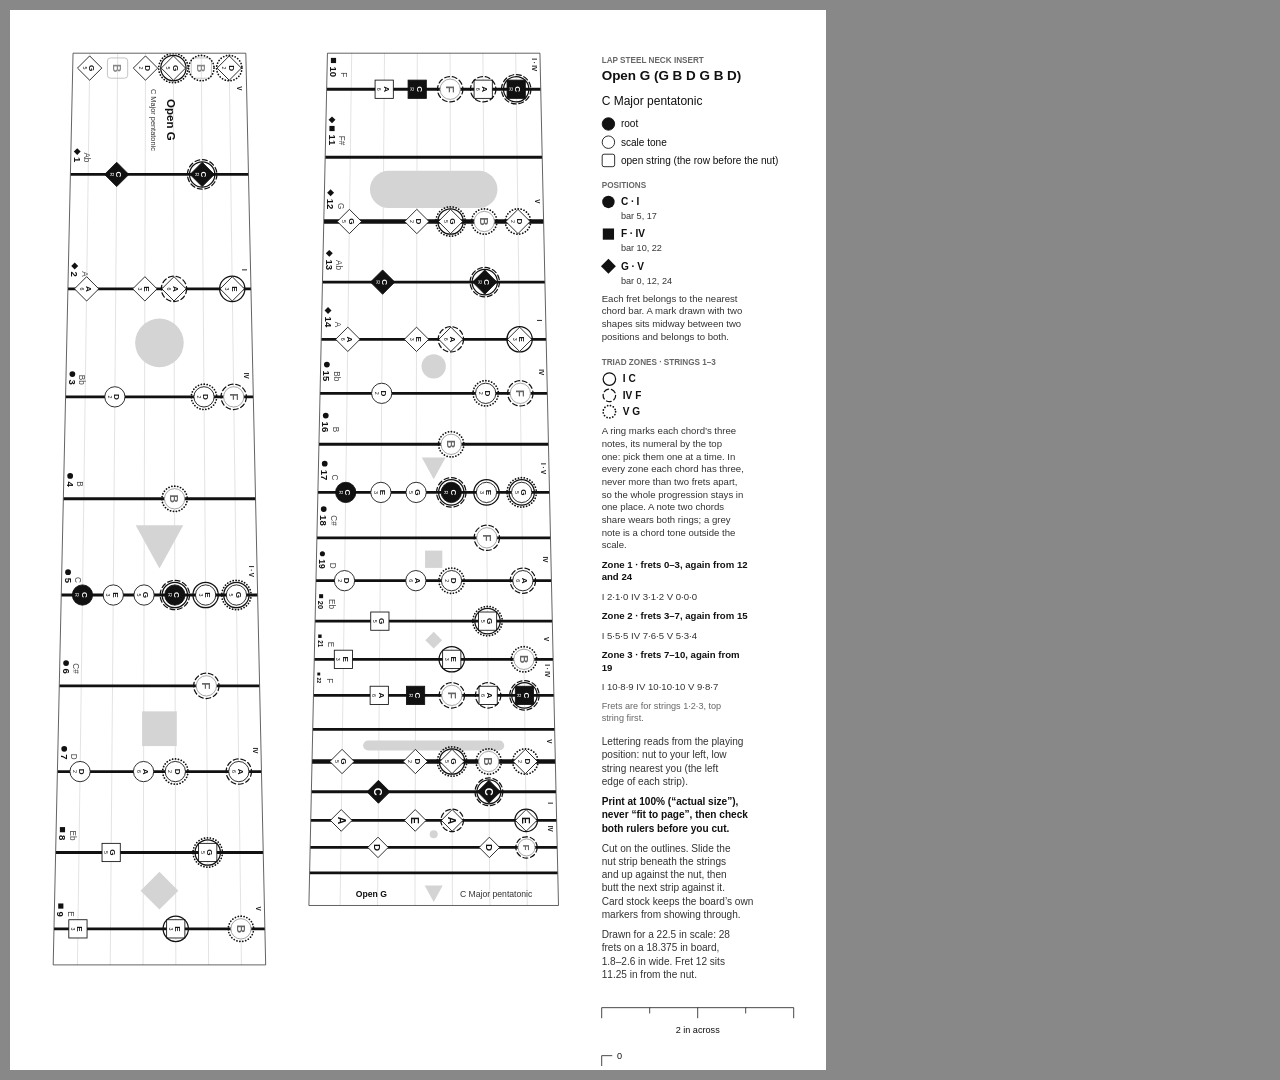
<file: .temp/insert.html>
<!DOCTYPE html><html><head><meta charset="utf-8"></head><body style="margin:0;background:#888"><div style="margin:10px;background:#fff;display:inline-block"><svg xmlns="http://www.w3.org/2000/svg" viewBox="0 0 850 1100" width="8.5in" height="11in" font-family="Helvetica, Arial, sans-serif"><rect width="100%" height="100%" fill="#fff"/><g transform="translate(155.67,45)"><clipPath id="lap-strip-0"><polygon points="-90,0 90,0 110.67,949.69 -110.67,949.69"/></clipPath><g clip-path="url(#lap-strip-0)"><line x1="-72.5" y1="0" x2="-97.5" y2="1837.5" stroke="#cfcfcf" stroke-width="0.6"/><line x1="-43.5" y1="0" x2="-58.5" y2="1837.5" stroke="#cfcfcf" stroke-width="0.6"/><line x1="-14.5" y1="0" x2="-19.5" y2="1837.5" stroke="#cfcfcf" stroke-width="0.6"/><line x1="14.5" y1="0" x2="19.5" y2="1837.5" stroke="#cfcfcf" stroke-width="0.6"/><line x1="43.5" y1="0" x2="58.5" y2="1837.5" stroke="#cfcfcf" stroke-width="0.6"/><line x1="72.5" y1="0" x2="97.5" y2="1837.5" stroke="#cfcfcf" stroke-width="0.6"/><polygon points="-85.65,98.92 -82.05,102.52 -85.65,106.12 -89.25,102.52" fill="#111"/><polygon points="-88.24,218.12 -84.64,221.72 -88.24,225.32 -91.84,221.72" fill="#111"/><circle cx="0" cy="301.73" r="25.31" fill="#d4d4d4"/><circle cx="-90.69" cy="334.22" r="3" fill="#111"/><circle cx="-93" cy="440.41" r="3" fill="#111"/><polygon points="-24.81,491.74 24.81,491.74 0,536.84" fill="#d4d4d4"/><circle cx="-95.19" cy="540.64" r="3" fill="#111"/><circle cx="-97.25" cy="635.25" r="3" fill="#111"/><rect x="-18.08" y="685.58" width="36.16" height="36.16" fill="#d4d4d4"/><circle cx="-99.19" cy="724.55" r="3" fill="#111"/><rect x="-103.72" y="806.13" width="5.4" height="5.4" fill="#111"/><polygon points="0,852.68 19.69,872.37 0,892.05 -19.69,872.37" fill="#d4d4d4"/><rect x="-105.46" y="885.68" width="5.4" height="5.4" fill="#111"/><rect x="-107.09" y="954.57" width="5.4" height="5.4" fill="#111"/><rect x="-108.63" y="1025.44" width="5.4" height="5.4" fill="#111"/><polygon points="-105.93,1015.54 -102.33,1019.14 -105.93,1022.74 -109.53,1019.14" fill="#111"/><rect x="-66.4" y="1072.1" width="132.81" height="38.91" rx="19.45" fill="#d4d4d4"/><polygon points="-107.39,1091.44 -103.79,1095.04 -107.39,1098.64 -110.99,1095.04" fill="#111"/><polygon points="-108.76,1154.58 -105.16,1158.18 -108.76,1161.78 -112.36,1158.18" fill="#111"/><polygon points="-110.06,1214.18 -106.46,1217.78 -110.06,1221.38 -113.66,1217.78" fill="#111"/><circle cx="0" cy="1275.87" r="12.66" fill="#d4d4d4"/><circle cx="-111.29" cy="1274.03" r="3" fill="#111"/><circle cx="-112.44" cy="1327.13" r="3" fill="#111"/><polygon points="-12.4,1370.87 12.4,1370.87 0,1393.42" fill="#d4d4d4"/><circle cx="-113.53" cy="1377.24" r="3" fill="#111"/><circle cx="-114.56" cy="1424.54" r="3" fill="#111"/><rect x="-9" y="1467.83" width="18" height="18" fill="#d4d4d4"/><circle cx="-115.93" cy="1471.12" r="2.67" fill="#111"/><rect x="-119.36" y="1513.22" width="4.17" height="4.17" fill="#111"/><polygon points="0,1552.46 8.72,1561.18 0,1569.9 -8.72,1561.18" fill="#d4d4d4"/><rect x="-120.32" y="1555.21" width="3.57" height="3.57" fill="#111"/><rect x="-121.23" y="1594.86" width="3.01" height="3.01" fill="#111"/><rect x="-73.51" y="1665.54" width="147.01" height="10.48" rx="5.24" fill="#d4d4d4"/><circle cx="0" cy="1763.2" r="4.18" fill="#d4d4d4"/><polygon points="-9.41,1816.73 9.41,1816.73 0,1833.83" fill="#d4d4d4"/><line x1="-92.75" y1="126.28" x2="92.75" y2="126.28" stroke="#111" stroke-width="3"/><line x1="-95.34" y1="245.48" x2="95.34" y2="245.48" stroke="#111" stroke-width="3"/><line x1="-97.79" y1="357.98" x2="97.79" y2="357.98" stroke="#111" stroke-width="3"/><line x1="-100.1" y1="464.17" x2="100.1" y2="464.17" stroke="#111" stroke-width="3"/><line x1="-102.29" y1="564.4" x2="102.29" y2="564.4" stroke="#111" stroke-width="3"/><line x1="-104.35" y1="659.01" x2="104.35" y2="659.01" stroke="#111" stroke-width="3"/><line x1="-106.29" y1="748.31" x2="106.29" y2="748.31" stroke="#111" stroke-width="3"/><line x1="-108.12" y1="832.59" x2="108.12" y2="832.59" stroke="#111" stroke-width="3"/><line x1="-109.86" y1="912.14" x2="109.86" y2="912.14" stroke="#111" stroke-width="3"/><line x1="-111.49" y1="987.23" x2="111.49" y2="987.23" stroke="#111" stroke-width="3"/><line x1="-113.03" y1="1058.1" x2="113.03" y2="1058.1" stroke="#111" stroke-width="3"/><line x1="-114.49" y1="1125" x2="114.49" y2="1125" stroke="#111" stroke-width="4.5"/><line x1="-115.86" y1="1188.14" x2="115.86" y2="1188.14" stroke="#111" stroke-width="3"/><line x1="-117.16" y1="1247.74" x2="117.16" y2="1247.74" stroke="#111" stroke-width="3"/><line x1="-118.39" y1="1303.99" x2="118.39" y2="1303.99" stroke="#111" stroke-width="3"/><line x1="-119.54" y1="1357.09" x2="119.54" y2="1357.09" stroke="#111" stroke-width="3"/><line x1="-120.63" y1="1407.2" x2="120.63" y2="1407.2" stroke="#111" stroke-width="3"/><line x1="-121.66" y1="1454.5" x2="121.66" y2="1454.5" stroke="#111" stroke-width="3"/><line x1="-122.63" y1="1499.15" x2="122.63" y2="1499.15" stroke="#111" stroke-width="3"/><line x1="-123.55" y1="1541.29" x2="123.55" y2="1541.29" stroke="#111" stroke-width="3"/><line x1="-124.42" y1="1581.07" x2="124.42" y2="1581.07" stroke="#111" stroke-width="3"/><line x1="-125.24" y1="1618.62" x2="125.24" y2="1618.62" stroke="#111" stroke-width="3"/><line x1="-126.01" y1="1654.05" x2="126.01" y2="1654.05" stroke="#111" stroke-width="3"/><line x1="-126.73" y1="1687.5" x2="126.73" y2="1687.5" stroke="#111" stroke-width="4.5"/><line x1="-127.42" y1="1719.07" x2="127.42" y2="1719.07" stroke="#111" stroke-width="3"/><line x1="-128.07" y1="1748.87" x2="128.07" y2="1748.87" stroke="#111" stroke-width="3"/><line x1="-128.68" y1="1777" x2="128.68" y2="1777" stroke="#111" stroke-width="3"/><line x1="-129.26" y1="1803.54" x2="129.26" y2="1803.54" stroke="#111" stroke-width="3"/><polygon points="-72.71,2.83 -60.04,15.5 -72.71,28.17 -85.38,15.5" fill="#fff" stroke="#111" stroke-width="0.9"/><text transform="translate(-70.39,15.5) rotate(90)" y="3.04" font-size="8.45" text-anchor="middle" fill="#111" font-weight="700">G</text><text transform="translate(-77.99,15.5) rotate(90)" y="1.98" font-size="5.49" text-anchor="middle" fill="#111">5</text><rect x="-54.19" y="4.94" width="21.12" height="21.12" rx="3.17" fill="none" stroke="#bbb" stroke-width="0.9"/><text transform="translate(-43.63,15.5) rotate(90)" y="4.37" font-size="12.14" text-anchor="middle" fill="#888" font-weight="700">B</text><polygon points="-14.54,2.83 -1.87,15.5 -14.54,28.17 -27.21,15.5" fill="#fff" stroke="#111" stroke-width="0.9"/><text transform="translate(-12.22,15.5) rotate(90)" y="3.04" font-size="8.45" text-anchor="middle" fill="#111" font-weight="700">D</text><text transform="translate(-19.82,15.5) rotate(90)" y="1.98" font-size="5.49" text-anchor="middle" fill="#111">2</text><polygon points="14.54,2.83 27.21,15.5 14.54,28.17 1.87,15.5" fill="#fff" stroke="#111" stroke-width="0.9"/><text transform="translate(16.87,15.5) rotate(90)" y="3.04" font-size="8.45" text-anchor="middle" fill="#111" font-weight="700">G</text><text transform="translate(9.26,15.5) rotate(90)" y="1.98" font-size="5.49" text-anchor="middle" fill="#111">5</text><rect x="33.07" y="4.94" width="21.12" height="21.12" rx="3.17" fill="none" stroke="#bbb" stroke-width="0.9"/><text transform="translate(43.63,15.5) rotate(90)" y="4.37" font-size="12.14" text-anchor="middle" fill="#888" font-weight="700">B</text><polygon points="72.71,2.83 85.38,15.5 72.71,28.17 60.04,15.5" fill="#fff" stroke="#111" stroke-width="0.9"/><text transform="translate(75.03,15.5) rotate(90)" y="3.04" font-size="8.45" text-anchor="middle" fill="#111" font-weight="700">D</text><text transform="translate(67.43,15.5) rotate(90)" y="1.98" font-size="5.49" text-anchor="middle" fill="#111">2</text><polygon points="-44.53,113.61 -31.86,126.28 -44.53,138.95 -57.2,126.28" fill="#111" stroke="#111" stroke-width="0.9"/><text transform="translate(-42.21,126.28) rotate(90)" y="3.04" font-size="8.45" text-anchor="middle" fill="#fff" font-weight="700">C</text><text transform="translate(-49.81,126.28) rotate(90)" y="1.98" font-size="5.49" text-anchor="middle" fill="#fff">R</text><polygon points="44.53,113.61 57.2,126.28 44.53,138.95 31.86,126.28" fill="#111" stroke="#111" stroke-width="0.9"/><text transform="translate(46.85,126.28) rotate(90)" y="3.04" font-size="8.45" text-anchor="middle" fill="#fff" font-weight="700">C</text><text transform="translate(39.25,126.28) rotate(90)" y="1.98" font-size="5.49" text-anchor="middle" fill="#fff">R</text><polygon points="-75.84,232.81 -63.17,245.48 -75.84,258.15 -88.51,245.48" fill="#fff" stroke="#111" stroke-width="0.9"/><text transform="translate(-73.52,245.48) rotate(90)" y="3.04" font-size="8.45" text-anchor="middle" fill="#111" font-weight="700">A</text><text transform="translate(-81.12,245.48) rotate(90)" y="1.98" font-size="5.49" text-anchor="middle" fill="#111">6</text><polygon points="-15.17,232.81 -2.5,245.48 -15.17,258.15 -27.84,245.48" fill="#fff" stroke="#111" stroke-width="0.9"/><text transform="translate(-12.84,245.48) rotate(90)" y="3.04" font-size="8.45" text-anchor="middle" fill="#111" font-weight="700">E</text><text transform="translate(-20.45,245.48) rotate(90)" y="1.98" font-size="5.49" text-anchor="middle" fill="#111">3</text><polygon points="15.17,232.81 27.84,245.48 15.17,258.15 2.5,245.48" fill="#fff" stroke="#111" stroke-width="0.9"/><text transform="translate(17.49,245.48) rotate(90)" y="3.04" font-size="8.45" text-anchor="middle" fill="#111" font-weight="700">A</text><text transform="translate(9.89,245.48) rotate(90)" y="1.98" font-size="5.49" text-anchor="middle" fill="#111">6</text><polygon points="75.84,232.81 88.51,245.48 75.84,258.15 63.17,245.48" fill="#fff" stroke="#111" stroke-width="0.9"/><text transform="translate(78.16,245.48) rotate(90)" y="3.04" font-size="8.45" text-anchor="middle" fill="#111" font-weight="700">E</text><text transform="translate(70.56,245.48) rotate(90)" y="1.98" font-size="5.49" text-anchor="middle" fill="#111">3</text><circle cx="-46.42" cy="357.98" r="10.56" fill="#fff" stroke="#111" stroke-width="0.9"/><text transform="translate(-44.1,357.98) rotate(90)" y="3.04" font-size="8.45" text-anchor="middle" fill="#111" font-weight="700">D</text><text transform="translate(-51.7,357.98) rotate(90)" y="1.98" font-size="5.49" text-anchor="middle" fill="#111">2</text><circle cx="46.42" cy="357.98" r="10.56" fill="#fff" stroke="#111" stroke-width="0.9"/><text transform="translate(48.75,357.98) rotate(90)" y="3.04" font-size="8.45" text-anchor="middle" fill="#111" font-weight="700">D</text><text transform="translate(41.14,357.98) rotate(90)" y="1.98" font-size="5.49" text-anchor="middle" fill="#111">2</text><circle cx="77.37" cy="357.98" r="10.56" fill="#fff" stroke="#999" stroke-width="0.9"/><text transform="translate(77.37,357.98) rotate(90)" y="4.37" font-size="12.14" text-anchor="middle" fill="#666" font-weight="700">F</text><circle cx="15.76" cy="464.17" r="10.56" fill="#fff" stroke="#999" stroke-width="0.9"/><text transform="translate(15.76,464.17) rotate(90)" y="4.37" font-size="12.14" text-anchor="middle" fill="#666" font-weight="700">B</text><circle cx="-80.18" cy="564.4" r="10.56" fill="#111" stroke="#111" stroke-width="0.9"/><text transform="translate(-77.86,564.4) rotate(90)" y="3.04" font-size="8.45" text-anchor="middle" fill="#fff" font-weight="700">C</text><text transform="translate(-85.46,564.4) rotate(90)" y="1.98" font-size="5.49" text-anchor="middle" fill="#fff">R</text><circle cx="-48.11" cy="564.4" r="10.56" fill="#fff" stroke="#111" stroke-width="0.9"/><text transform="translate(-45.78,564.4) rotate(90)" y="3.04" font-size="8.45" text-anchor="middle" fill="#111" font-weight="700">E</text><text transform="translate(-53.39,564.4) rotate(90)" y="1.98" font-size="5.49" text-anchor="middle" fill="#111">3</text><circle cx="-16.04" cy="564.4" r="10.56" fill="#fff" stroke="#111" stroke-width="0.9"/><text transform="translate(-13.71,564.4) rotate(90)" y="3.04" font-size="8.45" text-anchor="middle" fill="#111" font-weight="700">G</text><text transform="translate(-21.32,564.4) rotate(90)" y="1.98" font-size="5.49" text-anchor="middle" fill="#111">5</text><circle cx="16.04" cy="564.4" r="10.56" fill="#111" stroke="#111" stroke-width="0.9"/><text transform="translate(18.36,564.4) rotate(90)" y="3.04" font-size="8.45" text-anchor="middle" fill="#fff" font-weight="700">C</text><text transform="translate(10.76,564.4) rotate(90)" y="1.98" font-size="5.49" text-anchor="middle" fill="#fff">R</text><circle cx="48.11" cy="564.4" r="10.56" fill="#fff" stroke="#111" stroke-width="0.9"/><text transform="translate(50.43,564.4) rotate(90)" y="3.04" font-size="8.45" text-anchor="middle" fill="#111" font-weight="700">E</text><text transform="translate(42.83,564.4) rotate(90)" y="1.98" font-size="5.49" text-anchor="middle" fill="#111">3</text><circle cx="80.18" cy="564.4" r="10.56" fill="#fff" stroke="#111" stroke-width="0.9"/><text transform="translate(82.5,564.4) rotate(90)" y="3.04" font-size="8.45" text-anchor="middle" fill="#111" font-weight="700">G</text><text transform="translate(74.9,564.4) rotate(90)" y="1.98" font-size="5.49" text-anchor="middle" fill="#111">5</text><circle cx="48.88" cy="659.01" r="10.56" fill="#fff" stroke="#999" stroke-width="0.9"/><text transform="translate(48.88,659.01) rotate(90)" y="4.37" font-size="12.14" text-anchor="middle" fill="#666" font-weight="700">F</text><circle cx="-82.68" cy="748.31" r="10.56" fill="#fff" stroke="#111" stroke-width="0.9"/><text transform="translate(-80.36,748.31) rotate(90)" y="3.04" font-size="8.45" text-anchor="middle" fill="#111" font-weight="700">D</text><text transform="translate(-87.96,748.31) rotate(90)" y="1.98" font-size="5.49" text-anchor="middle" fill="#111">2</text><circle cx="-16.54" cy="748.31" r="10.56" fill="#fff" stroke="#111" stroke-width="0.9"/><text transform="translate(-14.21,748.31) rotate(90)" y="3.04" font-size="8.45" text-anchor="middle" fill="#111" font-weight="700">A</text><text transform="translate(-21.82,748.31) rotate(90)" y="1.98" font-size="5.49" text-anchor="middle" fill="#111">6</text><circle cx="16.54" cy="748.31" r="10.56" fill="#fff" stroke="#111" stroke-width="0.9"/><text transform="translate(18.86,748.31) rotate(90)" y="3.04" font-size="8.45" text-anchor="middle" fill="#111" font-weight="700">D</text><text transform="translate(11.26,748.31) rotate(90)" y="1.98" font-size="5.49" text-anchor="middle" fill="#111">2</text><circle cx="82.68" cy="748.31" r="10.56" fill="#fff" stroke="#111" stroke-width="0.9"/><text transform="translate(85,748.31) rotate(90)" y="3.04" font-size="8.45" text-anchor="middle" fill="#111" font-weight="700">A</text><text transform="translate(77.4,748.31) rotate(90)" y="1.98" font-size="5.49" text-anchor="middle" fill="#111">6</text><rect x="-59.8" y="823.08" width="19.01" height="19.01" fill="#fff" stroke="#111" stroke-width="0.9"/><text transform="translate(-47.97,832.59) rotate(90)" y="3.04" font-size="8.45" text-anchor="middle" fill="#111" font-weight="700">G</text><text transform="translate(-55.58,832.59) rotate(90)" y="1.98" font-size="5.49" text-anchor="middle" fill="#111">5</text><rect x="40.79" y="823.08" width="19.01" height="19.01" fill="#fff" stroke="#111" stroke-width="0.9"/><text transform="translate(52.62,832.59) rotate(90)" y="3.04" font-size="8.45" text-anchor="middle" fill="#111" font-weight="700">G</text><text transform="translate(45.02,832.59) rotate(90)" y="1.98" font-size="5.49" text-anchor="middle" fill="#111">5</text><rect x="-94.41" y="902.64" width="19.01" height="19.01" fill="#fff" stroke="#111" stroke-width="0.9"/><text transform="translate(-82.59,912.14) rotate(90)" y="3.04" font-size="8.45" text-anchor="middle" fill="#111" font-weight="700">E</text><text transform="translate(-90.19,912.14) rotate(90)" y="1.98" font-size="5.49" text-anchor="middle" fill="#111">3</text><rect x="7.48" y="902.64" width="19.01" height="19.01" fill="#fff" stroke="#111" stroke-width="0.9"/><text transform="translate(19.31,912.14) rotate(90)" y="3.04" font-size="8.45" text-anchor="middle" fill="#111" font-weight="700">E</text><text transform="translate(11.7,912.14) rotate(90)" y="1.98" font-size="5.49" text-anchor="middle" fill="#111">3</text><circle cx="84.91" cy="912.14" r="10.56" fill="#fff" stroke="#999" stroke-width="0.9"/><text transform="translate(84.91,912.14) rotate(90)" y="4.37" font-size="12.14" text-anchor="middle" fill="#666" font-weight="700">B</text><rect x="-61.06" y="977.73" width="19.01" height="19.01" fill="#fff" stroke="#111" stroke-width="0.9"/><text transform="translate(-49.24,987.23) rotate(90)" y="3.04" font-size="8.45" text-anchor="middle" fill="#111" font-weight="700">A</text><text transform="translate(-56.84,987.23) rotate(90)" y="1.98" font-size="5.49" text-anchor="middle" fill="#111">6</text><rect x="-26.69" y="977.73" width="19.01" height="19.01" fill="#111" stroke="#111" stroke-width="0.9"/><text transform="translate(-14.86,987.23) rotate(90)" y="3.04" font-size="8.45" text-anchor="middle" fill="#fff" font-weight="700">C</text><text transform="translate(-22.47,987.23) rotate(90)" y="1.98" font-size="5.49" text-anchor="middle" fill="#fff">R</text><circle cx="17.19" cy="987.23" r="10.56" fill="#fff" stroke="#999" stroke-width="0.9"/><text transform="translate(17.19,987.23) rotate(90)" y="4.37" font-size="12.14" text-anchor="middle" fill="#666" font-weight="700">F</text><rect x="42.06" y="977.73" width="19.01" height="19.01" fill="#fff" stroke="#111" stroke-width="0.9"/><text transform="translate(53.88,987.23) rotate(90)" y="3.04" font-size="8.45" text-anchor="middle" fill="#111" font-weight="700">A</text><text transform="translate(46.28,987.23) rotate(90)" y="1.98" font-size="5.49" text-anchor="middle" fill="#111">6</text><rect x="76.43" y="977.73" width="19.01" height="19.01" fill="#111" stroke="#111" stroke-width="0.9"/><text transform="translate(88.25,987.23) rotate(90)" y="3.04" font-size="8.45" text-anchor="middle" fill="#fff" font-weight="700">C</text><text transform="translate(80.65,987.23) rotate(90)" y="1.98" font-size="5.49" text-anchor="middle" fill="#fff">R</text><polygon points="-87.81,1112.33 -75.13,1125 -87.81,1137.67 -100.48,1125" fill="#fff" stroke="#111" stroke-width="0.9"/><text transform="translate(-85.48,1125) rotate(90)" y="3.04" font-size="8.45" text-anchor="middle" fill="#111" font-weight="700">G</text><text transform="translate(-93.09,1125) rotate(90)" y="1.98" font-size="5.49" text-anchor="middle" fill="#111">5</text><polygon points="-17.56,1112.33 -4.89,1125 -17.56,1137.67 -30.23,1125" fill="#fff" stroke="#111" stroke-width="0.9"/><text transform="translate(-15.24,1125) rotate(90)" y="3.04" font-size="8.45" text-anchor="middle" fill="#111" font-weight="700">D</text><text transform="translate(-22.84,1125) rotate(90)" y="1.98" font-size="5.49" text-anchor="middle" fill="#111">2</text><polygon points="17.56,1112.33 30.23,1125 17.56,1137.67 4.89,1125" fill="#fff" stroke="#111" stroke-width="0.9"/><text transform="translate(19.88,1125) rotate(90)" y="3.04" font-size="8.45" text-anchor="middle" fill="#111" font-weight="700">G</text><text transform="translate(12.28,1125) rotate(90)" y="1.98" font-size="5.49" text-anchor="middle" fill="#111">5</text><circle cx="52.68" cy="1125" r="10.56" fill="#fff" stroke="#999" stroke-width="0.9"/><text transform="translate(52.68,1125) rotate(90)" y="4.37" font-size="12.14" text-anchor="middle" fill="#666" font-weight="700">B</text><polygon points="87.81,1112.33 100.48,1125 87.81,1137.67 75.13,1125" fill="#fff" stroke="#111" stroke-width="0.9"/><text transform="translate(90.13,1125) rotate(90)" y="3.04" font-size="8.45" text-anchor="middle" fill="#111" font-weight="700">D</text><text transform="translate(82.53,1125) rotate(90)" y="1.98" font-size="5.49" text-anchor="middle" fill="#111">2</text><polygon points="-53.2,1175.47 -40.53,1188.14 -53.2,1200.81 -65.87,1188.14" fill="#111" stroke="#111" stroke-width="0.9"/><text transform="translate(-50.88,1188.14) rotate(90)" y="3.04" font-size="8.45" text-anchor="middle" fill="#fff" font-weight="700">C</text><text transform="translate(-58.48,1188.14) rotate(90)" y="1.98" font-size="5.49" text-anchor="middle" fill="#fff">R</text><polygon points="53.2,1175.47 65.87,1188.14 53.2,1200.81 40.53,1188.14" fill="#111" stroke="#111" stroke-width="0.9"/><text transform="translate(55.52,1188.14) rotate(90)" y="3.04" font-size="8.45" text-anchor="middle" fill="#fff" font-weight="700">C</text><text transform="translate(47.92,1188.14) rotate(90)" y="1.98" font-size="5.49" text-anchor="middle" fill="#fff">R</text><polygon points="-89.48,1235.07 -76.8,1247.74 -89.48,1260.41 -102.15,1247.74" fill="#fff" stroke="#111" stroke-width="0.9"/><text transform="translate(-87.15,1247.74) rotate(90)" y="3.04" font-size="8.45" text-anchor="middle" fill="#111" font-weight="700">A</text><text transform="translate(-94.76,1247.74) rotate(90)" y="1.98" font-size="5.49" text-anchor="middle" fill="#111">6</text><polygon points="-17.9,1235.07 -5.22,1247.74 -17.9,1260.41 -30.57,1247.74" fill="#fff" stroke="#111" stroke-width="0.9"/><text transform="translate(-15.57,1247.74) rotate(90)" y="3.04" font-size="8.45" text-anchor="middle" fill="#111" font-weight="700">E</text><text transform="translate(-23.18,1247.74) rotate(90)" y="1.98" font-size="5.49" text-anchor="middle" fill="#111">3</text><polygon points="17.9,1235.07 30.57,1247.74 17.9,1260.41 5.22,1247.74" fill="#fff" stroke="#111" stroke-width="0.9"/><text transform="translate(20.22,1247.74) rotate(90)" y="3.04" font-size="8.45" text-anchor="middle" fill="#111" font-weight="700">A</text><text transform="translate(12.62,1247.74) rotate(90)" y="1.98" font-size="5.49" text-anchor="middle" fill="#111">6</text><polygon points="89.48,1235.07 102.15,1247.74 89.48,1260.41 76.8,1247.74" fill="#fff" stroke="#111" stroke-width="0.9"/><text transform="translate(91.8,1247.74) rotate(90)" y="3.04" font-size="8.45" text-anchor="middle" fill="#111" font-weight="700">E</text><text transform="translate(84.2,1247.74) rotate(90)" y="1.98" font-size="5.49" text-anchor="middle" fill="#111">3</text><circle cx="-54.14" cy="1303.99" r="10.56" fill="#fff" stroke="#111" stroke-width="0.9"/><text transform="translate(-51.82,1303.99) rotate(90)" y="3.04" font-size="8.45" text-anchor="middle" fill="#111" font-weight="700">D</text><text transform="translate(-59.42,1303.99) rotate(90)" y="1.98" font-size="5.49" text-anchor="middle" fill="#111">2</text><circle cx="54.14" cy="1303.99" r="10.56" fill="#fff" stroke="#111" stroke-width="0.9"/><text transform="translate(56.47,1303.99) rotate(90)" y="3.04" font-size="8.45" text-anchor="middle" fill="#111" font-weight="700">D</text><text transform="translate(48.86,1303.99) rotate(90)" y="1.98" font-size="5.49" text-anchor="middle" fill="#111">2</text><circle cx="90.24" cy="1303.99" r="10.56" fill="#fff" stroke="#999" stroke-width="0.9"/><text transform="translate(90.24,1303.99) rotate(90)" y="4.37" font-size="12.14" text-anchor="middle" fill="#666" font-weight="700">F</text><circle cx="18.19" cy="1357.09" r="10.56" fill="#fff" stroke="#999" stroke-width="0.9"/><text transform="translate(18.19,1357.09) rotate(90)" y="4.37" font-size="12.14" text-anchor="middle" fill="#666" font-weight="700">B</text><circle cx="-91.65" cy="1407.2" r="10.56" fill="#111" stroke="#111" stroke-width="0.9"/><text transform="translate(-89.32,1407.2) rotate(90)" y="3.04" font-size="8.45" text-anchor="middle" fill="#fff" font-weight="700">C</text><text transform="translate(-96.93,1407.2) rotate(90)" y="1.98" font-size="5.49" text-anchor="middle" fill="#fff">R</text><circle cx="-54.99" cy="1407.2" r="10.56" fill="#fff" stroke="#111" stroke-width="0.9"/><text transform="translate(-52.66,1407.2) rotate(90)" y="3.04" font-size="8.45" text-anchor="middle" fill="#111" font-weight="700">E</text><text transform="translate(-60.27,1407.2) rotate(90)" y="1.98" font-size="5.49" text-anchor="middle" fill="#111">3</text><circle cx="-18.33" cy="1407.2" r="10.56" fill="#fff" stroke="#111" stroke-width="0.9"/><text transform="translate(-16.01,1407.2) rotate(90)" y="3.04" font-size="8.45" text-anchor="middle" fill="#111" font-weight="700">G</text><text transform="translate(-23.61,1407.2) rotate(90)" y="1.98" font-size="5.49" text-anchor="middle" fill="#111">5</text><circle cx="18.33" cy="1407.2" r="10.56" fill="#111" stroke="#111" stroke-width="0.9"/><text transform="translate(20.65,1407.2) rotate(90)" y="3.04" font-size="8.45" text-anchor="middle" fill="#fff" font-weight="700">C</text><text transform="translate(13.05,1407.2) rotate(90)" y="1.98" font-size="5.49" text-anchor="middle" fill="#fff">R</text><circle cx="54.99" cy="1407.2" r="10.56" fill="#fff" stroke="#111" stroke-width="0.9"/><text transform="translate(57.31,1407.2) rotate(90)" y="3.04" font-size="8.45" text-anchor="middle" fill="#111" font-weight="700">E</text><text transform="translate(49.71,1407.2) rotate(90)" y="1.98" font-size="5.49" text-anchor="middle" fill="#111">3</text><circle cx="91.65" cy="1407.2" r="10.56" fill="#fff" stroke="#111" stroke-width="0.9"/><text transform="translate(93.97,1407.2) rotate(90)" y="3.04" font-size="8.45" text-anchor="middle" fill="#111" font-weight="700">G</text><text transform="translate(86.37,1407.2) rotate(90)" y="1.98" font-size="5.49" text-anchor="middle" fill="#111">5</text><circle cx="55.37" cy="1454.5" r="10.56" fill="#fff" stroke="#999" stroke-width="0.9"/><text transform="translate(55.37,1454.5) rotate(90)" y="4.37" font-size="12.14" text-anchor="middle" fill="#666" font-weight="700">F</text><circle cx="-92.9" cy="1499.15" r="10.56" fill="#fff" stroke="#111" stroke-width="0.9"/><text transform="translate(-90.57,1499.15) rotate(90)" y="3.04" font-size="8.45" text-anchor="middle" fill="#111" font-weight="700">D</text><text transform="translate(-98.18,1499.15) rotate(90)" y="1.98" font-size="5.49" text-anchor="middle" fill="#111">2</text><circle cx="-18.58" cy="1499.15" r="10.56" fill="#fff" stroke="#111" stroke-width="0.9"/><text transform="translate(-16.26,1499.15) rotate(90)" y="3.04" font-size="8.45" text-anchor="middle" fill="#111" font-weight="700">A</text><text transform="translate(-23.86,1499.15) rotate(90)" y="1.98" font-size="5.49" text-anchor="middle" fill="#111">6</text><circle cx="18.58" cy="1499.15" r="10.56" fill="#fff" stroke="#111" stroke-width="0.9"/><text transform="translate(20.9,1499.15) rotate(90)" y="3.04" font-size="8.45" text-anchor="middle" fill="#111" font-weight="700">D</text><text transform="translate(13.3,1499.15) rotate(90)" y="1.98" font-size="5.49" text-anchor="middle" fill="#111">2</text><circle cx="92.9" cy="1499.15" r="10.56" fill="#fff" stroke="#111" stroke-width="0.9"/><text transform="translate(95.22,1499.15) rotate(90)" y="3.04" font-size="8.45" text-anchor="middle" fill="#111" font-weight="700">A</text><text transform="translate(87.62,1499.15) rotate(90)" y="1.98" font-size="5.49" text-anchor="middle" fill="#111">6</text><rect x="-65.59" y="1531.79" width="19.01" height="19.01" fill="#fff" stroke="#111" stroke-width="0.9"/><text transform="translate(-53.76,1541.29) rotate(90)" y="3.04" font-size="8.45" text-anchor="middle" fill="#111" font-weight="700">G</text><text transform="translate(-61.36,1541.29) rotate(90)" y="1.98" font-size="5.49" text-anchor="middle" fill="#111">5</text><rect x="46.58" y="1531.79" width="19.01" height="19.01" fill="#fff" stroke="#111" stroke-width="0.9"/><text transform="translate(58.41,1541.29) rotate(90)" y="3.04" font-size="8.45" text-anchor="middle" fill="#111" font-weight="700">G</text><text transform="translate(50.8,1541.29) rotate(90)" y="1.98" font-size="5.49" text-anchor="middle" fill="#111">5</text><rect x="-103.52" y="1571.57" width="19.01" height="19.01" fill="#fff" stroke="#111" stroke-width="0.9"/><text transform="translate(-91.69,1581.07) rotate(90)" y="3.04" font-size="8.45" text-anchor="middle" fill="#111" font-weight="700">E</text><text transform="translate(-99.29,1581.07) rotate(90)" y="1.98" font-size="5.49" text-anchor="middle" fill="#111">3</text><rect x="9.3" y="1571.57" width="19.01" height="19.01" fill="#fff" stroke="#111" stroke-width="0.9"/><text transform="translate(21.13,1581.07) rotate(90)" y="3.04" font-size="8.45" text-anchor="middle" fill="#111" font-weight="700">E</text><text transform="translate(13.52,1581.07) rotate(90)" y="1.98" font-size="5.49" text-anchor="middle" fill="#111">3</text><circle cx="94.01" cy="1581.07" r="10.56" fill="#fff" stroke="#999" stroke-width="0.9"/><text transform="translate(94.01,1581.07) rotate(90)" y="4.37" font-size="12.14" text-anchor="middle" fill="#666" font-weight="700">B</text><rect x="-66.22" y="1609.11" width="19.01" height="19.01" fill="#fff" stroke="#111" stroke-width="0.9"/><text transform="translate(-54.39,1618.62) rotate(90)" y="3.04" font-size="8.45" text-anchor="middle" fill="#111" font-weight="700">A</text><text transform="translate(-61.99,1618.62) rotate(90)" y="1.98" font-size="5.49" text-anchor="middle" fill="#111">6</text><rect x="-28.41" y="1609.11" width="19.01" height="19.01" fill="#111" stroke="#111" stroke-width="0.9"/><text transform="translate(-16.58,1618.62) rotate(90)" y="3.04" font-size="8.45" text-anchor="middle" fill="#fff" font-weight="700">C</text><text transform="translate(-24.18,1618.62) rotate(90)" y="1.98" font-size="5.49" text-anchor="middle" fill="#fff">R</text><circle cx="18.9" cy="1618.62" r="10.56" fill="#fff" stroke="#999" stroke-width="0.9"/><text transform="translate(18.9,1618.62) rotate(90)" y="4.37" font-size="12.14" text-anchor="middle" fill="#666" font-weight="700">F</text><rect x="47.21" y="1609.11" width="19.01" height="19.01" fill="#fff" stroke="#111" stroke-width="0.9"/><text transform="translate(59.04,1618.62) rotate(90)" y="3.04" font-size="8.45" text-anchor="middle" fill="#111" font-weight="700">A</text><text transform="translate(51.43,1618.62) rotate(90)" y="1.98" font-size="5.49" text-anchor="middle" fill="#111">6</text><rect x="85.02" y="1609.11" width="19.01" height="19.01" fill="#111" stroke="#111" stroke-width="0.9"/><text transform="translate(96.85,1618.62) rotate(90)" y="3.04" font-size="8.45" text-anchor="middle" fill="#fff" font-weight="700">C</text><text transform="translate(89.24,1618.62) rotate(90)" y="1.98" font-size="5.49" text-anchor="middle" fill="#fff">R</text><polygon points="-95.46,1674.83 -82.79,1687.5 -95.46,1700.17 -108.13,1687.5" fill="#fff" stroke="#111" stroke-width="0.9"/><text transform="translate(-93.14,1687.5) rotate(90)" y="3.04" font-size="8.45" text-anchor="middle" fill="#111" font-weight="700">G</text><text transform="translate(-100.74,1687.5) rotate(90)" y="1.98" font-size="5.49" text-anchor="middle" fill="#111">5</text><polygon points="-19.09,1674.83 -6.42,1687.5 -19.09,1700.17 -31.76,1687.5" fill="#fff" stroke="#111" stroke-width="0.9"/><text transform="translate(-16.77,1687.5) rotate(90)" y="3.04" font-size="8.45" text-anchor="middle" fill="#111" font-weight="700">D</text><text transform="translate(-24.37,1687.5) rotate(90)" y="1.98" font-size="5.49" text-anchor="middle" fill="#111">2</text><polygon points="19.09,1674.83 31.76,1687.5 19.09,1700.17 6.42,1687.5" fill="#fff" stroke="#111" stroke-width="0.9"/><text transform="translate(21.41,1687.5) rotate(90)" y="3.04" font-size="8.45" text-anchor="middle" fill="#111" font-weight="700">G</text><text transform="translate(13.81,1687.5) rotate(90)" y="1.98" font-size="5.49" text-anchor="middle" fill="#111">5</text><circle cx="57.28" cy="1687.5" r="10.56" fill="#fff" stroke="#999" stroke-width="0.9"/><text transform="translate(57.28,1687.5) rotate(90)" y="4.37" font-size="12.14" text-anchor="middle" fill="#666" font-weight="700">B</text><polygon points="95.46,1674.83 108.13,1687.5 95.46,1700.17 82.79,1687.5" fill="#fff" stroke="#111" stroke-width="0.9"/><text transform="translate(97.78,1687.5) rotate(90)" y="3.04" font-size="8.45" text-anchor="middle" fill="#111" font-weight="700">D</text><text transform="translate(90.18,1687.5) rotate(90)" y="1.98" font-size="5.49" text-anchor="middle" fill="#111">2</text><polygon points="-57.53,1707.11 -45.58,1719.07 -57.53,1731.03 -69.49,1719.07" fill="#111" stroke="#111" stroke-width="0.9"/><text transform="translate(-57.53,1719.07) rotate(90)" y="4.13" font-size="11.46" text-anchor="middle" fill="#fff" font-weight="700">C</text><polygon points="57.53,1707.11 69.49,1719.07 57.53,1731.03 45.58,1719.07" fill="#111" stroke="#111" stroke-width="0.9"/><text transform="translate(57.53,1719.07) rotate(90)" y="4.13" font-size="11.46" text-anchor="middle" fill="#fff" font-weight="700">C</text><polygon points="-96.29,1737.58 -85.01,1748.87 -96.29,1760.16 -107.58,1748.87" fill="#fff" stroke="#111" stroke-width="0.9"/><text transform="translate(-96.29,1748.87) rotate(90)" y="3.89" font-size="10.82" text-anchor="middle" fill="#111" font-weight="700">A</text><polygon points="-19.26,1737.58 -7.97,1748.87 -19.26,1760.16 -30.55,1748.87" fill="#fff" stroke="#111" stroke-width="0.9"/><text transform="translate(-19.26,1748.87) rotate(90)" y="3.89" font-size="10.82" text-anchor="middle" fill="#111" font-weight="700">E</text><polygon points="19.26,1737.58 30.55,1748.87 19.26,1760.16 7.97,1748.87" fill="#fff" stroke="#111" stroke-width="0.9"/><text transform="translate(19.26,1748.87) rotate(90)" y="3.89" font-size="10.82" text-anchor="middle" fill="#111" font-weight="700">A</text><polygon points="96.29,1737.58 107.58,1748.87 96.29,1760.16 85.01,1748.87" fill="#fff" stroke="#111" stroke-width="0.9"/><text transform="translate(96.29,1748.87) rotate(90)" y="3.89" font-size="10.82" text-anchor="middle" fill="#111" font-weight="700">E</text><polygon points="-58.01,1766.34 -47.35,1777 -58.01,1787.65 -68.66,1777" fill="#fff" stroke="#111" stroke-width="0.9"/><text transform="translate(-58.01,1777) rotate(90)" y="3.68" font-size="10.21" text-anchor="middle" fill="#111" font-weight="700">D</text><polygon points="58.01,1766.34 68.66,1777 58.01,1787.65 47.35,1777" fill="#fff" stroke="#111" stroke-width="0.9"/><text transform="translate(58.01,1777) rotate(90)" y="3.68" font-size="10.21" text-anchor="middle" fill="#111" font-weight="700">D</text><circle cx="96.68" cy="1777" r="8.88" fill="#fff" stroke="#999" stroke-width="0.9"/><text transform="translate(96.68,1777) rotate(90)" y="3.68" font-size="10.21" text-anchor="middle" fill="#666" font-weight="700">F</text><circle cx="14.54" cy="15.5" r="13.2" fill="none" stroke="#111" stroke-width="1.3" stroke-linecap="round"/><circle cx="14.54" cy="15.5" r="15.31" fill="none" stroke="#111" stroke-width="1.8" stroke-dasharray="0.1 3" stroke-linecap="round"/><circle cx="44.53" cy="126.28" r="13.2" fill="none" stroke="#111" stroke-width="1.3" stroke-linecap="round"/><circle cx="44.53" cy="126.28" r="15.31" fill="none" stroke="#111" stroke-width="1.3" stroke-dasharray="5 3" stroke-linecap="round"/><circle cx="75.84" cy="245.48" r="13.2" fill="none" stroke="#111" stroke-width="1.3" stroke-linecap="round"/><circle cx="15.17" cy="245.48" r="13.2" fill="none" stroke="#111" stroke-width="1.3" stroke-dasharray="5 3" stroke-linecap="round"/><circle cx="77.37" cy="357.98" r="13.2" fill="none" stroke="#111" stroke-width="1.3" stroke-dasharray="5 3" stroke-linecap="round"/><circle cx="43.63" cy="15.5" r="13.2" fill="none" stroke="#111" stroke-width="1.8" stroke-dasharray="0.1 3" stroke-linecap="round"/><circle cx="72.71" cy="15.5" r="13.2" fill="none" stroke="#111" stroke-width="1.8" stroke-dasharray="0.1 3" stroke-linecap="round"/><circle cx="16.04" cy="564.4" r="13.2" fill="none" stroke="#111" stroke-width="1.3" stroke-linecap="round"/><circle cx="16.04" cy="564.4" r="15.31" fill="none" stroke="#111" stroke-width="1.3" stroke-dasharray="5 3" stroke-linecap="round"/><circle cx="48.11" cy="564.4" r="13.2" fill="none" stroke="#111" stroke-width="1.3" stroke-linecap="round"/><circle cx="80.18" cy="564.4" r="13.2" fill="none" stroke="#111" stroke-width="1.3" stroke-linecap="round"/><circle cx="80.18" cy="564.4" r="15.31" fill="none" stroke="#111" stroke-width="1.8" stroke-dasharray="0.1 3" stroke-linecap="round"/><circle cx="48.88" cy="659.01" r="13.2" fill="none" stroke="#111" stroke-width="1.3" stroke-dasharray="5 3" stroke-linecap="round"/><circle cx="82.68" cy="748.31" r="13.2" fill="none" stroke="#111" stroke-width="1.3" stroke-dasharray="5 3" stroke-linecap="round"/><circle cx="15.76" cy="464.17" r="13.2" fill="none" stroke="#111" stroke-width="1.8" stroke-dasharray="0.1 3" stroke-linecap="round"/><circle cx="46.42" cy="357.98" r="13.2" fill="none" stroke="#111" stroke-width="1.8" stroke-dasharray="0.1 3" stroke-linecap="round"/><circle cx="16.98" cy="912.14" r="13.2" fill="none" stroke="#111" stroke-width="1.3" stroke-linecap="round"/><circle cx="50.3" cy="832.59" r="13.2" fill="none" stroke="#111" stroke-width="1.3" stroke-linecap="round"/><circle cx="50.3" cy="832.59" r="15.31" fill="none" stroke="#111" stroke-width="1.8" stroke-dasharray="0.1 3" stroke-linecap="round"/><circle cx="85.93" cy="987.23" r="13.2" fill="none" stroke="#111" stroke-width="1.3" stroke-linecap="round"/><circle cx="85.93" cy="987.23" r="15.31" fill="none" stroke="#111" stroke-width="1.3" stroke-dasharray="5 3" stroke-linecap="round"/><circle cx="17.19" cy="987.23" r="13.2" fill="none" stroke="#111" stroke-width="1.3" stroke-dasharray="5 3" stroke-linecap="round"/><circle cx="51.56" cy="987.23" r="13.2" fill="none" stroke="#111" stroke-width="1.3" stroke-dasharray="5 3" stroke-linecap="round"/><circle cx="16.54" cy="748.31" r="13.2" fill="none" stroke="#111" stroke-width="1.8" stroke-dasharray="0.1 3" stroke-linecap="round"/><circle cx="84.91" cy="912.14" r="13.2" fill="none" stroke="#111" stroke-width="1.8" stroke-dasharray="0.1 3" stroke-linecap="round"/><circle cx="17.56" cy="1125" r="13.2" fill="none" stroke="#111" stroke-width="1.3" stroke-linecap="round"/><circle cx="17.56" cy="1125" r="15.31" fill="none" stroke="#111" stroke-width="1.8" stroke-dasharray="0.1 3" stroke-linecap="round"/><circle cx="53.2" cy="1188.14" r="13.2" fill="none" stroke="#111" stroke-width="1.3" stroke-linecap="round"/><circle cx="53.2" cy="1188.14" r="15.31" fill="none" stroke="#111" stroke-width="1.3" stroke-dasharray="5 3" stroke-linecap="round"/><circle cx="89.48" cy="1247.74" r="13.2" fill="none" stroke="#111" stroke-width="1.3" stroke-linecap="round"/><circle cx="17.9" cy="1247.74" r="13.2" fill="none" stroke="#111" stroke-width="1.3" stroke-dasharray="5 3" stroke-linecap="round"/><circle cx="90.24" cy="1303.99" r="13.2" fill="none" stroke="#111" stroke-width="1.3" stroke-dasharray="5 3" stroke-linecap="round"/><circle cx="52.68" cy="1125" r="13.2" fill="none" stroke="#111" stroke-width="1.8" stroke-dasharray="0.1 3" stroke-linecap="round"/><circle cx="87.81" cy="1125" r="13.2" fill="none" stroke="#111" stroke-width="1.8" stroke-dasharray="0.1 3" stroke-linecap="round"/><circle cx="18.33" cy="1407.2" r="13.2" fill="none" stroke="#111" stroke-width="1.3" stroke-linecap="round"/><circle cx="18.33" cy="1407.2" r="15.31" fill="none" stroke="#111" stroke-width="1.3" stroke-dasharray="5 3" stroke-linecap="round"/><circle cx="54.99" cy="1407.2" r="13.2" fill="none" stroke="#111" stroke-width="1.3" stroke-linecap="round"/><circle cx="91.65" cy="1407.2" r="13.2" fill="none" stroke="#111" stroke-width="1.3" stroke-linecap="round"/><circle cx="91.65" cy="1407.2" r="15.31" fill="none" stroke="#111" stroke-width="1.8" stroke-dasharray="0.1 3" stroke-linecap="round"/><circle cx="55.37" cy="1454.5" r="13.2" fill="none" stroke="#111" stroke-width="1.3" stroke-dasharray="5 3" stroke-linecap="round"/><circle cx="92.9" cy="1499.15" r="13.2" fill="none" stroke="#111" stroke-width="1.3" stroke-dasharray="5 3" stroke-linecap="round"/><circle cx="18.19" cy="1357.09" r="13.2" fill="none" stroke="#111" stroke-width="1.8" stroke-dasharray="0.1 3" stroke-linecap="round"/><circle cx="54.14" cy="1303.99" r="13.2" fill="none" stroke="#111" stroke-width="1.8" stroke-dasharray="0.1 3" stroke-linecap="round"/><circle cx="18.8" cy="1581.07" r="13.2" fill="none" stroke="#111" stroke-width="1.3" stroke-linecap="round"/><circle cx="56.08" cy="1541.29" r="13.2" fill="none" stroke="#111" stroke-width="1.3" stroke-linecap="round"/><circle cx="56.08" cy="1541.29" r="15.31" fill="none" stroke="#111" stroke-width="1.8" stroke-dasharray="0.1 3" stroke-linecap="round"/><circle cx="94.52" cy="1618.62" r="13.2" fill="none" stroke="#111" stroke-width="1.3" stroke-linecap="round"/><circle cx="94.52" cy="1618.62" r="15.31" fill="none" stroke="#111" stroke-width="1.3" stroke-dasharray="5 3" stroke-linecap="round"/><circle cx="18.9" cy="1618.62" r="13.2" fill="none" stroke="#111" stroke-width="1.3" stroke-dasharray="5 3" stroke-linecap="round"/><circle cx="56.71" cy="1618.62" r="13.2" fill="none" stroke="#111" stroke-width="1.3" stroke-dasharray="5 3" stroke-linecap="round"/><circle cx="18.58" cy="1499.15" r="13.2" fill="none" stroke="#111" stroke-width="1.8" stroke-dasharray="0.1 3" stroke-linecap="round"/><circle cx="94.01" cy="1581.07" r="13.2" fill="none" stroke="#111" stroke-width="1.8" stroke-dasharray="0.1 3" stroke-linecap="round"/><circle cx="19.09" cy="1687.5" r="13.2" fill="none" stroke="#111" stroke-width="1.3" stroke-linecap="round"/><circle cx="19.09" cy="1687.5" r="15.31" fill="none" stroke="#111" stroke-width="1.8" stroke-dasharray="0.1 3" stroke-linecap="round"/><circle cx="57.53" cy="1719.07" r="12.46" fill="none" stroke="#111" stroke-width="1.3" stroke-linecap="round"/><circle cx="57.53" cy="1719.07" r="14.45" fill="none" stroke="#111" stroke-width="1.3" stroke-dasharray="5 3" stroke-linecap="round"/><circle cx="96.29" cy="1748.87" r="11.76" fill="none" stroke="#111" stroke-width="1.3" stroke-linecap="round"/><circle cx="19.26" cy="1748.87" r="11.76" fill="none" stroke="#111" stroke-width="1.3" stroke-dasharray="5 3" stroke-linecap="round"/><circle cx="96.68" cy="1777" r="11.1" fill="none" stroke="#111" stroke-width="1.3" stroke-dasharray="5 3" stroke-linecap="round"/><circle cx="57.28" cy="1687.5" r="13.2" fill="none" stroke="#111" stroke-width="1.8" stroke-dasharray="0.1 3" stroke-linecap="round"/><circle cx="95.46" cy="1687.5" r="13.2" fill="none" stroke="#111" stroke-width="1.8" stroke-dasharray="0.1 3" stroke-linecap="round"/><text transform="translate(88.54,226.64) rotate(90)" y="2.38" font-size="6.6" text-anchor="end" fill="#111" font-weight="700">I</text><text transform="translate(90.99,339.14) rotate(90)" y="2.38" font-size="6.6" text-anchor="end" fill="#111" font-weight="700">IV</text><text transform="translate(83.54,34.34) rotate(90)" y="2.38" font-size="6.6" text-anchor="start" fill="#111" font-weight="700">V</text><text transform="translate(95.49,545.56) rotate(90)" y="2.38" font-size="6.6" text-anchor="end" fill="#111" font-weight="700">I · V</text><text transform="translate(99.49,729.47) rotate(90)" y="2.38" font-size="6.6" text-anchor="end" fill="#111" font-weight="700">IV</text><text transform="translate(104.69,968.39) rotate(90)" y="2.38" font-size="6.6" text-anchor="end" fill="#111" font-weight="700">I · IV</text><text transform="translate(103.06,893.3) rotate(90)" y="2.38" font-size="6.6" text-anchor="end" fill="#111" font-weight="700">V</text><text transform="translate(110.36,1228.9) rotate(90)" y="2.38" font-size="6.6" text-anchor="end" fill="#111" font-weight="700">I</text><text transform="translate(111.59,1285.15) rotate(90)" y="2.38" font-size="6.6" text-anchor="end" fill="#111" font-weight="700">IV</text><text transform="translate(107.69,1106.16) rotate(90)" y="2.38" font-size="6.6" text-anchor="end" fill="#111" font-weight="700">V</text><text transform="translate(113.83,1388.36) rotate(90)" y="2.38" font-size="6.6" text-anchor="end" fill="#111" font-weight="700">I · V</text><text transform="translate(115.83,1480.31) rotate(90)" y="2.38" font-size="6.6" text-anchor="end" fill="#111" font-weight="700">IV</text><text transform="translate(118.44,1599.78) rotate(90)" y="2.38" font-size="6.6" text-anchor="end" fill="#111" font-weight="700">I · IV</text><text transform="translate(117.62,1562.23) rotate(90)" y="2.38" font-size="6.6" text-anchor="end" fill="#111" font-weight="700">V</text><text transform="translate(121.27,1731.76) rotate(90)" y="2.38" font-size="6.6" text-anchor="end" fill="#111" font-weight="700">I</text><text transform="translate(121.88,1760.68) rotate(90)" y="2.38" font-size="6.6" text-anchor="end" fill="#111" font-weight="700">IV</text><text transform="translate(119.93,1668.66) rotate(90)" y="2.38" font-size="6.6" text-anchor="end" fill="#111" font-weight="700">V</text><text transform="translate(-89.25,113.72) rotate(90)" y="0" font-size="10" text-anchor="end" fill="#111" font-weight="700">1</text><text transform="translate(-78.25,113.72) rotate(90)" y="0" font-size="8.5" text-anchor="end" fill="#444">Ab</text><text transform="translate(-91.84,232.92) rotate(90)" y="0" font-size="10" text-anchor="end" fill="#111" font-weight="700">2</text><text transform="translate(-80.84,232.92) rotate(90)" y="0" font-size="8.5" text-anchor="end" fill="#444">A</text><text transform="translate(-94.29,345.42) rotate(90)" y="0" font-size="10" text-anchor="end" fill="#111" font-weight="700">3</text><text transform="translate(-83.29,345.42) rotate(90)" y="0" font-size="8.5" text-anchor="end" fill="#444">Bb</text><text transform="translate(-96.6,451.61) rotate(90)" y="0" font-size="10" text-anchor="end" fill="#111" font-weight="700">4</text><text transform="translate(-85.6,451.61) rotate(90)" y="0" font-size="8.5" text-anchor="end" fill="#444">B</text><text transform="translate(-98.79,551.84) rotate(90)" y="0" font-size="10" text-anchor="end" fill="#111" font-weight="700">5</text><text transform="translate(-87.79,551.84) rotate(90)" y="0" font-size="8.5" text-anchor="end" fill="#444">C</text><text transform="translate(-100.85,646.45) rotate(90)" y="0" font-size="10" text-anchor="end" fill="#111" font-weight="700">6</text><text transform="translate(-89.85,646.45) rotate(90)" y="0" font-size="8.5" text-anchor="end" fill="#444">C#</text><text transform="translate(-102.79,735.75) rotate(90)" y="0" font-size="10" text-anchor="end" fill="#111" font-weight="700">7</text><text transform="translate(-91.79,735.75) rotate(90)" y="0" font-size="8.5" text-anchor="end" fill="#444">D</text><text transform="translate(-104.62,820.03) rotate(90)" y="0" font-size="10" text-anchor="end" fill="#111" font-weight="700">8</text><text transform="translate(-93.62,820.03) rotate(90)" y="0" font-size="8.5" text-anchor="end" fill="#444">Eb</text><text transform="translate(-106.36,899.58) rotate(90)" y="0" font-size="10" text-anchor="end" fill="#111" font-weight="700">9</text><text transform="translate(-95.36,899.58) rotate(90)" y="0" font-size="8.5" text-anchor="end" fill="#444">E</text><text transform="translate(-107.99,974.67) rotate(90)" y="0" font-size="10" text-anchor="end" fill="#111" font-weight="700">10</text><text transform="translate(-96.99,974.67) rotate(90)" y="0" font-size="8.5" text-anchor="end" fill="#444">F</text><text transform="translate(-109.53,1045.54) rotate(90)" y="0" font-size="10" text-anchor="end" fill="#111" font-weight="700">11</text><text transform="translate(-98.53,1045.54) rotate(90)" y="0" font-size="8.5" text-anchor="end" fill="#444">F#</text><text transform="translate(-110.99,1112.44) rotate(90)" y="0" font-size="10" text-anchor="end" fill="#111" font-weight="700">12</text><text transform="translate(-99.99,1112.44) rotate(90)" y="0" font-size="8.5" text-anchor="end" fill="#444">G</text><text transform="translate(-112.36,1175.58) rotate(90)" y="0" font-size="10" text-anchor="end" fill="#111" font-weight="700">13</text><text transform="translate(-101.36,1175.58) rotate(90)" y="0" font-size="8.5" text-anchor="end" fill="#444">Ab</text><text transform="translate(-113.66,1235.18) rotate(90)" y="0" font-size="10" text-anchor="end" fill="#111" font-weight="700">14</text><text transform="translate(-102.66,1235.18) rotate(90)" y="0" font-size="8.5" text-anchor="end" fill="#444">A</text><text transform="translate(-114.89,1291.43) rotate(90)" y="0" font-size="10" text-anchor="end" fill="#111" font-weight="700">15</text><text transform="translate(-103.89,1291.43) rotate(90)" y="0" font-size="8.5" text-anchor="end" fill="#444">Bb</text><text transform="translate(-116.04,1344.53) rotate(90)" y="0" font-size="10" text-anchor="end" fill="#111" font-weight="700">16</text><text transform="translate(-105.04,1344.53) rotate(90)" y="0" font-size="8.5" text-anchor="end" fill="#444">B</text><text transform="translate(-117.13,1394.64) rotate(90)" y="0" font-size="10" text-anchor="end" fill="#111" font-weight="700">17</text><text transform="translate(-106.13,1394.64) rotate(90)" y="0" font-size="8.5" text-anchor="end" fill="#444">C</text><text transform="translate(-118.16,1441.94) rotate(90)" y="0" font-size="10" text-anchor="end" fill="#111" font-weight="700">18</text><text transform="translate(-107.16,1441.94) rotate(90)" y="0" font-size="8.5" text-anchor="end" fill="#444">C#</text><text transform="translate(-119.13,1486.59) rotate(90)" y="0" font-size="8.89" text-anchor="end" fill="#111" font-weight="700">19</text><text transform="translate(-108.13,1486.59) rotate(90)" y="0" font-size="8.5" text-anchor="end" fill="#444">D</text><text transform="translate(-120.05,1528.73) rotate(90)" y="0" font-size="7.72" text-anchor="end" fill="#111" font-weight="700">20</text><text transform="translate(-109.05,1528.73) rotate(90)" y="0" font-size="8.5" text-anchor="end" fill="#444">Eb</text><text transform="translate(-120.92,1568.51) rotate(90)" y="0" font-size="6.62" text-anchor="end" fill="#111" font-weight="700">21</text><text transform="translate(-109.92,1568.51) rotate(90)" y="0" font-size="8.5" text-anchor="end" fill="#444">E</text><text transform="translate(-121.74,1606.06) rotate(90)" y="0" font-size="5.57" text-anchor="end" fill="#111" font-weight="700">22</text><text transform="translate(-110.74,1606.06) rotate(90)" y="0" font-size="8.5" text-anchor="end" fill="#444">F</text><text transform="translate(12,69.45) rotate(90)" y="4.32" font-size="12" text-anchor="middle" fill="#111" font-weight="700">Open G</text><text transform="translate(-6,69.45) rotate(90)" y="2.77" font-size="7.7" text-anchor="middle" fill="#333">C Major pentatonic</text><text x="-65" y="1828.52" font-size="9" text-anchor="middle" fill="#111" font-weight="700">Open G</text><text x="65" y="1828.52" font-size="9" text-anchor="middle" fill="#333">C Major pentatonic</text></g><polygon points="-90,0 90,0 110.67,949.69 -110.67,949.69" fill="none" stroke="#333" stroke-width="0.8"/></g><g transform="translate(441.35,-904.69)"><clipPath id="lap-strip-1"><polygon points="-110.67,949.69 110.67,949.69 130,1837.5 -130,1837.5"/></clipPath><g clip-path="url(#lap-strip-1)"><line x1="-72.5" y1="0" x2="-97.5" y2="1837.5" stroke="#cfcfcf" stroke-width="0.6"/><line x1="-43.5" y1="0" x2="-58.5" y2="1837.5" stroke="#cfcfcf" stroke-width="0.6"/><line x1="-14.5" y1="0" x2="-19.5" y2="1837.5" stroke="#cfcfcf" stroke-width="0.6"/><line x1="14.5" y1="0" x2="19.5" y2="1837.5" stroke="#cfcfcf" stroke-width="0.6"/><line x1="43.5" y1="0" x2="58.5" y2="1837.5" stroke="#cfcfcf" stroke-width="0.6"/><line x1="72.5" y1="0" x2="97.5" y2="1837.5" stroke="#cfcfcf" stroke-width="0.6"/><polygon points="-85.65,98.92 -82.05,102.52 -85.65,106.12 -89.25,102.52" fill="#111"/><polygon points="-88.24,218.12 -84.64,221.72 -88.24,225.32 -91.84,221.72" fill="#111"/><circle cx="0" cy="301.73" r="25.31" fill="#d4d4d4"/><circle cx="-90.69" cy="334.22" r="3" fill="#111"/><circle cx="-93" cy="440.41" r="3" fill="#111"/><polygon points="-24.81,491.74 24.81,491.74 0,536.84" fill="#d4d4d4"/><circle cx="-95.19" cy="540.64" r="3" fill="#111"/><circle cx="-97.25" cy="635.25" r="3" fill="#111"/><rect x="-18.08" y="685.58" width="36.16" height="36.16" fill="#d4d4d4"/><circle cx="-99.19" cy="724.55" r="3" fill="#111"/><rect x="-103.72" y="806.13" width="5.4" height="5.4" fill="#111"/><polygon points="0,852.68 19.69,872.37 0,892.05 -19.69,872.37" fill="#d4d4d4"/><rect x="-105.46" y="885.68" width="5.4" height="5.4" fill="#111"/><rect x="-107.09" y="954.57" width="5.4" height="5.4" fill="#111"/><rect x="-108.63" y="1025.44" width="5.4" height="5.4" fill="#111"/><polygon points="-105.93,1015.54 -102.33,1019.14 -105.93,1022.74 -109.53,1019.14" fill="#111"/><rect x="-66.4" y="1072.1" width="132.81" height="38.91" rx="19.45" fill="#d4d4d4"/><polygon points="-107.39,1091.44 -103.79,1095.04 -107.39,1098.64 -110.99,1095.04" fill="#111"/><polygon points="-108.76,1154.58 -105.16,1158.18 -108.76,1161.78 -112.36,1158.18" fill="#111"/><polygon points="-110.06,1214.18 -106.46,1217.78 -110.06,1221.38 -113.66,1217.78" fill="#111"/><circle cx="0" cy="1275.87" r="12.66" fill="#d4d4d4"/><circle cx="-111.29" cy="1274.03" r="3" fill="#111"/><circle cx="-112.44" cy="1327.13" r="3" fill="#111"/><polygon points="-12.4,1370.87 12.4,1370.87 0,1393.42" fill="#d4d4d4"/><circle cx="-113.53" cy="1377.24" r="3" fill="#111"/><circle cx="-114.56" cy="1424.54" r="3" fill="#111"/><rect x="-9" y="1467.83" width="18" height="18" fill="#d4d4d4"/><circle cx="-115.93" cy="1471.12" r="2.67" fill="#111"/><rect x="-119.36" y="1513.22" width="4.17" height="4.17" fill="#111"/><polygon points="0,1552.46 8.72,1561.18 0,1569.9 -8.72,1561.18" fill="#d4d4d4"/><rect x="-120.32" y="1555.21" width="3.57" height="3.57" fill="#111"/><rect x="-121.23" y="1594.86" width="3.01" height="3.01" fill="#111"/><rect x="-73.51" y="1665.54" width="147.01" height="10.48" rx="5.24" fill="#d4d4d4"/><circle cx="0" cy="1763.2" r="4.18" fill="#d4d4d4"/><polygon points="-9.41,1816.73 9.41,1816.73 0,1833.83" fill="#d4d4d4"/><line x1="-92.75" y1="126.28" x2="92.75" y2="126.28" stroke="#111" stroke-width="3"/><line x1="-95.34" y1="245.48" x2="95.34" y2="245.48" stroke="#111" stroke-width="3"/><line x1="-97.79" y1="357.98" x2="97.79" y2="357.98" stroke="#111" stroke-width="3"/><line x1="-100.1" y1="464.17" x2="100.1" y2="464.17" stroke="#111" stroke-width="3"/><line x1="-102.29" y1="564.4" x2="102.29" y2="564.4" stroke="#111" stroke-width="3"/><line x1="-104.35" y1="659.01" x2="104.35" y2="659.01" stroke="#111" stroke-width="3"/><line x1="-106.29" y1="748.31" x2="106.29" y2="748.31" stroke="#111" stroke-width="3"/><line x1="-108.12" y1="832.59" x2="108.12" y2="832.59" stroke="#111" stroke-width="3"/><line x1="-109.86" y1="912.14" x2="109.86" y2="912.14" stroke="#111" stroke-width="3"/><line x1="-111.49" y1="987.23" x2="111.49" y2="987.23" stroke="#111" stroke-width="3"/><line x1="-113.03" y1="1058.1" x2="113.03" y2="1058.1" stroke="#111" stroke-width="3"/><line x1="-114.49" y1="1125" x2="114.49" y2="1125" stroke="#111" stroke-width="4.5"/><line x1="-115.86" y1="1188.14" x2="115.86" y2="1188.14" stroke="#111" stroke-width="3"/><line x1="-117.16" y1="1247.74" x2="117.16" y2="1247.74" stroke="#111" stroke-width="3"/><line x1="-118.39" y1="1303.99" x2="118.39" y2="1303.99" stroke="#111" stroke-width="3"/><line x1="-119.54" y1="1357.09" x2="119.54" y2="1357.09" stroke="#111" stroke-width="3"/><line x1="-120.63" y1="1407.2" x2="120.63" y2="1407.2" stroke="#111" stroke-width="3"/><line x1="-121.66" y1="1454.5" x2="121.66" y2="1454.5" stroke="#111" stroke-width="3"/><line x1="-122.63" y1="1499.15" x2="122.63" y2="1499.15" stroke="#111" stroke-width="3"/><line x1="-123.55" y1="1541.29" x2="123.55" y2="1541.29" stroke="#111" stroke-width="3"/><line x1="-124.42" y1="1581.07" x2="124.42" y2="1581.07" stroke="#111" stroke-width="3"/><line x1="-125.24" y1="1618.62" x2="125.24" y2="1618.62" stroke="#111" stroke-width="3"/><line x1="-126.01" y1="1654.05" x2="126.01" y2="1654.05" stroke="#111" stroke-width="3"/><line x1="-126.73" y1="1687.5" x2="126.73" y2="1687.5" stroke="#111" stroke-width="4.5"/><line x1="-127.42" y1="1719.07" x2="127.42" y2="1719.07" stroke="#111" stroke-width="3"/><line x1="-128.07" y1="1748.87" x2="128.07" y2="1748.87" stroke="#111" stroke-width="3"/><line x1="-128.68" y1="1777" x2="128.68" y2="1777" stroke="#111" stroke-width="3"/><line x1="-129.26" y1="1803.54" x2="129.26" y2="1803.54" stroke="#111" stroke-width="3"/><polygon points="-72.71,2.83 -60.04,15.5 -72.71,28.17 -85.38,15.5" fill="#fff" stroke="#111" stroke-width="0.9"/><text transform="translate(-70.39,15.5) rotate(90)" y="3.04" font-size="8.45" text-anchor="middle" fill="#111" font-weight="700">G</text><text transform="translate(-77.99,15.5) rotate(90)" y="1.98" font-size="5.49" text-anchor="middle" fill="#111">5</text><rect x="-54.19" y="4.94" width="21.12" height="21.12" rx="3.17" fill="none" stroke="#bbb" stroke-width="0.9"/><text transform="translate(-43.63,15.5) rotate(90)" y="4.37" font-size="12.14" text-anchor="middle" fill="#888" font-weight="700">B</text><polygon points="-14.54,2.83 -1.87,15.5 -14.54,28.17 -27.21,15.5" fill="#fff" stroke="#111" stroke-width="0.9"/><text transform="translate(-12.22,15.5) rotate(90)" y="3.04" font-size="8.45" text-anchor="middle" fill="#111" font-weight="700">D</text><text transform="translate(-19.82,15.5) rotate(90)" y="1.98" font-size="5.49" text-anchor="middle" fill="#111">2</text><polygon points="14.54,2.83 27.21,15.5 14.54,28.17 1.87,15.5" fill="#fff" stroke="#111" stroke-width="0.9"/><text transform="translate(16.87,15.5) rotate(90)" y="3.04" font-size="8.45" text-anchor="middle" fill="#111" font-weight="700">G</text><text transform="translate(9.26,15.5) rotate(90)" y="1.98" font-size="5.49" text-anchor="middle" fill="#111">5</text><rect x="33.07" y="4.94" width="21.12" height="21.12" rx="3.17" fill="none" stroke="#bbb" stroke-width="0.9"/><text transform="translate(43.63,15.5) rotate(90)" y="4.37" font-size="12.14" text-anchor="middle" fill="#888" font-weight="700">B</text><polygon points="72.71,2.83 85.38,15.5 72.71,28.17 60.04,15.5" fill="#fff" stroke="#111" stroke-width="0.9"/><text transform="translate(75.03,15.5) rotate(90)" y="3.04" font-size="8.45" text-anchor="middle" fill="#111" font-weight="700">D</text><text transform="translate(67.43,15.5) rotate(90)" y="1.98" font-size="5.49" text-anchor="middle" fill="#111">2</text><polygon points="-44.53,113.61 -31.86,126.28 -44.53,138.95 -57.2,126.28" fill="#111" stroke="#111" stroke-width="0.9"/><text transform="translate(-42.21,126.28) rotate(90)" y="3.04" font-size="8.45" text-anchor="middle" fill="#fff" font-weight="700">C</text><text transform="translate(-49.81,126.28) rotate(90)" y="1.98" font-size="5.49" text-anchor="middle" fill="#fff">R</text><polygon points="44.53,113.61 57.2,126.28 44.53,138.95 31.86,126.28" fill="#111" stroke="#111" stroke-width="0.9"/><text transform="translate(46.85,126.28) rotate(90)" y="3.04" font-size="8.45" text-anchor="middle" fill="#fff" font-weight="700">C</text><text transform="translate(39.25,126.28) rotate(90)" y="1.98" font-size="5.49" text-anchor="middle" fill="#fff">R</text><polygon points="-75.84,232.81 -63.17,245.48 -75.84,258.15 -88.51,245.48" fill="#fff" stroke="#111" stroke-width="0.9"/><text transform="translate(-73.52,245.48) rotate(90)" y="3.04" font-size="8.45" text-anchor="middle" fill="#111" font-weight="700">A</text><text transform="translate(-81.12,245.48) rotate(90)" y="1.98" font-size="5.49" text-anchor="middle" fill="#111">6</text><polygon points="-15.17,232.81 -2.5,245.48 -15.17,258.15 -27.84,245.48" fill="#fff" stroke="#111" stroke-width="0.9"/><text transform="translate(-12.84,245.48) rotate(90)" y="3.04" font-size="8.45" text-anchor="middle" fill="#111" font-weight="700">E</text><text transform="translate(-20.45,245.48) rotate(90)" y="1.98" font-size="5.49" text-anchor="middle" fill="#111">3</text><polygon points="15.17,232.81 27.84,245.48 15.17,258.15 2.5,245.48" fill="#fff" stroke="#111" stroke-width="0.9"/><text transform="translate(17.49,245.48) rotate(90)" y="3.04" font-size="8.45" text-anchor="middle" fill="#111" font-weight="700">A</text><text transform="translate(9.89,245.48) rotate(90)" y="1.98" font-size="5.49" text-anchor="middle" fill="#111">6</text><polygon points="75.84,232.81 88.51,245.48 75.84,258.15 63.17,245.48" fill="#fff" stroke="#111" stroke-width="0.9"/><text transform="translate(78.16,245.48) rotate(90)" y="3.04" font-size="8.45" text-anchor="middle" fill="#111" font-weight="700">E</text><text transform="translate(70.56,245.48) rotate(90)" y="1.98" font-size="5.49" text-anchor="middle" fill="#111">3</text><circle cx="-46.42" cy="357.98" r="10.56" fill="#fff" stroke="#111" stroke-width="0.9"/><text transform="translate(-44.1,357.98) rotate(90)" y="3.04" font-size="8.45" text-anchor="middle" fill="#111" font-weight="700">D</text><text transform="translate(-51.7,357.98) rotate(90)" y="1.98" font-size="5.49" text-anchor="middle" fill="#111">2</text><circle cx="46.42" cy="357.98" r="10.56" fill="#fff" stroke="#111" stroke-width="0.9"/><text transform="translate(48.75,357.98) rotate(90)" y="3.04" font-size="8.45" text-anchor="middle" fill="#111" font-weight="700">D</text><text transform="translate(41.14,357.98) rotate(90)" y="1.98" font-size="5.49" text-anchor="middle" fill="#111">2</text><circle cx="77.37" cy="357.98" r="10.56" fill="#fff" stroke="#999" stroke-width="0.9"/><text transform="translate(77.37,357.98) rotate(90)" y="4.37" font-size="12.14" text-anchor="middle" fill="#666" font-weight="700">F</text><circle cx="15.76" cy="464.17" r="10.56" fill="#fff" stroke="#999" stroke-width="0.9"/><text transform="translate(15.76,464.17) rotate(90)" y="4.37" font-size="12.14" text-anchor="middle" fill="#666" font-weight="700">B</text><circle cx="-80.18" cy="564.4" r="10.56" fill="#111" stroke="#111" stroke-width="0.9"/><text transform="translate(-77.86,564.4) rotate(90)" y="3.04" font-size="8.45" text-anchor="middle" fill="#fff" font-weight="700">C</text><text transform="translate(-85.46,564.4) rotate(90)" y="1.98" font-size="5.49" text-anchor="middle" fill="#fff">R</text><circle cx="-48.11" cy="564.4" r="10.56" fill="#fff" stroke="#111" stroke-width="0.9"/><text transform="translate(-45.78,564.4) rotate(90)" y="3.04" font-size="8.45" text-anchor="middle" fill="#111" font-weight="700">E</text><text transform="translate(-53.39,564.4) rotate(90)" y="1.98" font-size="5.49" text-anchor="middle" fill="#111">3</text><circle cx="-16.04" cy="564.4" r="10.56" fill="#fff" stroke="#111" stroke-width="0.9"/><text transform="translate(-13.71,564.4) rotate(90)" y="3.04" font-size="8.45" text-anchor="middle" fill="#111" font-weight="700">G</text><text transform="translate(-21.32,564.4) rotate(90)" y="1.98" font-size="5.49" text-anchor="middle" fill="#111">5</text><circle cx="16.04" cy="564.4" r="10.56" fill="#111" stroke="#111" stroke-width="0.9"/><text transform="translate(18.36,564.4) rotate(90)" y="3.04" font-size="8.45" text-anchor="middle" fill="#fff" font-weight="700">C</text><text transform="translate(10.76,564.4) rotate(90)" y="1.98" font-size="5.49" text-anchor="middle" fill="#fff">R</text><circle cx="48.11" cy="564.4" r="10.56" fill="#fff" stroke="#111" stroke-width="0.9"/><text transform="translate(50.43,564.4) rotate(90)" y="3.04" font-size="8.45" text-anchor="middle" fill="#111" font-weight="700">E</text><text transform="translate(42.83,564.4) rotate(90)" y="1.98" font-size="5.49" text-anchor="middle" fill="#111">3</text><circle cx="80.18" cy="564.4" r="10.56" fill="#fff" stroke="#111" stroke-width="0.9"/><text transform="translate(82.5,564.4) rotate(90)" y="3.04" font-size="8.45" text-anchor="middle" fill="#111" font-weight="700">G</text><text transform="translate(74.9,564.4) rotate(90)" y="1.98" font-size="5.49" text-anchor="middle" fill="#111">5</text><circle cx="48.88" cy="659.01" r="10.56" fill="#fff" stroke="#999" stroke-width="0.9"/><text transform="translate(48.88,659.01) rotate(90)" y="4.37" font-size="12.14" text-anchor="middle" fill="#666" font-weight="700">F</text><circle cx="-82.68" cy="748.31" r="10.56" fill="#fff" stroke="#111" stroke-width="0.9"/><text transform="translate(-80.36,748.31) rotate(90)" y="3.04" font-size="8.45" text-anchor="middle" fill="#111" font-weight="700">D</text><text transform="translate(-87.96,748.31) rotate(90)" y="1.98" font-size="5.49" text-anchor="middle" fill="#111">2</text><circle cx="-16.54" cy="748.31" r="10.56" fill="#fff" stroke="#111" stroke-width="0.9"/><text transform="translate(-14.21,748.31) rotate(90)" y="3.04" font-size="8.45" text-anchor="middle" fill="#111" font-weight="700">A</text><text transform="translate(-21.82,748.31) rotate(90)" y="1.98" font-size="5.49" text-anchor="middle" fill="#111">6</text><circle cx="16.54" cy="748.31" r="10.56" fill="#fff" stroke="#111" stroke-width="0.9"/><text transform="translate(18.86,748.31) rotate(90)" y="3.04" font-size="8.45" text-anchor="middle" fill="#111" font-weight="700">D</text><text transform="translate(11.26,748.31) rotate(90)" y="1.98" font-size="5.49" text-anchor="middle" fill="#111">2</text><circle cx="82.68" cy="748.31" r="10.56" fill="#fff" stroke="#111" stroke-width="0.9"/><text transform="translate(85,748.31) rotate(90)" y="3.04" font-size="8.45" text-anchor="middle" fill="#111" font-weight="700">A</text><text transform="translate(77.4,748.31) rotate(90)" y="1.98" font-size="5.49" text-anchor="middle" fill="#111">6</text><rect x="-59.8" y="823.08" width="19.01" height="19.01" fill="#fff" stroke="#111" stroke-width="0.9"/><text transform="translate(-47.97,832.59) rotate(90)" y="3.04" font-size="8.45" text-anchor="middle" fill="#111" font-weight="700">G</text><text transform="translate(-55.58,832.59) rotate(90)" y="1.98" font-size="5.49" text-anchor="middle" fill="#111">5</text><rect x="40.79" y="823.08" width="19.01" height="19.01" fill="#fff" stroke="#111" stroke-width="0.9"/><text transform="translate(52.62,832.59) rotate(90)" y="3.04" font-size="8.45" text-anchor="middle" fill="#111" font-weight="700">G</text><text transform="translate(45.02,832.59) rotate(90)" y="1.98" font-size="5.49" text-anchor="middle" fill="#111">5</text><rect x="-94.41" y="902.64" width="19.01" height="19.01" fill="#fff" stroke="#111" stroke-width="0.9"/><text transform="translate(-82.59,912.14) rotate(90)" y="3.04" font-size="8.45" text-anchor="middle" fill="#111" font-weight="700">E</text><text transform="translate(-90.19,912.14) rotate(90)" y="1.98" font-size="5.49" text-anchor="middle" fill="#111">3</text><rect x="7.48" y="902.64" width="19.01" height="19.01" fill="#fff" stroke="#111" stroke-width="0.9"/><text transform="translate(19.31,912.14) rotate(90)" y="3.04" font-size="8.45" text-anchor="middle" fill="#111" font-weight="700">E</text><text transform="translate(11.7,912.14) rotate(90)" y="1.98" font-size="5.49" text-anchor="middle" fill="#111">3</text><circle cx="84.91" cy="912.14" r="10.56" fill="#fff" stroke="#999" stroke-width="0.9"/><text transform="translate(84.91,912.14) rotate(90)" y="4.37" font-size="12.14" text-anchor="middle" fill="#666" font-weight="700">B</text><rect x="-61.06" y="977.73" width="19.01" height="19.01" fill="#fff" stroke="#111" stroke-width="0.9"/><text transform="translate(-49.24,987.23) rotate(90)" y="3.04" font-size="8.45" text-anchor="middle" fill="#111" font-weight="700">A</text><text transform="translate(-56.84,987.23) rotate(90)" y="1.98" font-size="5.49" text-anchor="middle" fill="#111">6</text><rect x="-26.69" y="977.73" width="19.01" height="19.01" fill="#111" stroke="#111" stroke-width="0.9"/><text transform="translate(-14.86,987.23) rotate(90)" y="3.04" font-size="8.45" text-anchor="middle" fill="#fff" font-weight="700">C</text><text transform="translate(-22.47,987.23) rotate(90)" y="1.98" font-size="5.49" text-anchor="middle" fill="#fff">R</text><circle cx="17.19" cy="987.23" r="10.56" fill="#fff" stroke="#999" stroke-width="0.9"/><text transform="translate(17.19,987.23) rotate(90)" y="4.37" font-size="12.14" text-anchor="middle" fill="#666" font-weight="700">F</text><rect x="42.06" y="977.73" width="19.01" height="19.01" fill="#fff" stroke="#111" stroke-width="0.9"/><text transform="translate(53.88,987.23) rotate(90)" y="3.04" font-size="8.45" text-anchor="middle" fill="#111" font-weight="700">A</text><text transform="translate(46.28,987.23) rotate(90)" y="1.98" font-size="5.49" text-anchor="middle" fill="#111">6</text><rect x="76.43" y="977.73" width="19.01" height="19.01" fill="#111" stroke="#111" stroke-width="0.9"/><text transform="translate(88.25,987.23) rotate(90)" y="3.04" font-size="8.45" text-anchor="middle" fill="#fff" font-weight="700">C</text><text transform="translate(80.65,987.23) rotate(90)" y="1.98" font-size="5.49" text-anchor="middle" fill="#fff">R</text><polygon points="-87.81,1112.33 -75.13,1125 -87.81,1137.67 -100.48,1125" fill="#fff" stroke="#111" stroke-width="0.9"/><text transform="translate(-85.48,1125) rotate(90)" y="3.04" font-size="8.45" text-anchor="middle" fill="#111" font-weight="700">G</text><text transform="translate(-93.09,1125) rotate(90)" y="1.98" font-size="5.49" text-anchor="middle" fill="#111">5</text><polygon points="-17.56,1112.33 -4.89,1125 -17.56,1137.67 -30.23,1125" fill="#fff" stroke="#111" stroke-width="0.9"/><text transform="translate(-15.24,1125) rotate(90)" y="3.04" font-size="8.45" text-anchor="middle" fill="#111" font-weight="700">D</text><text transform="translate(-22.84,1125) rotate(90)" y="1.98" font-size="5.49" text-anchor="middle" fill="#111">2</text><polygon points="17.56,1112.33 30.23,1125 17.56,1137.67 4.89,1125" fill="#fff" stroke="#111" stroke-width="0.9"/><text transform="translate(19.88,1125) rotate(90)" y="3.04" font-size="8.45" text-anchor="middle" fill="#111" font-weight="700">G</text><text transform="translate(12.28,1125) rotate(90)" y="1.98" font-size="5.49" text-anchor="middle" fill="#111">5</text><circle cx="52.68" cy="1125" r="10.56" fill="#fff" stroke="#999" stroke-width="0.9"/><text transform="translate(52.68,1125) rotate(90)" y="4.37" font-size="12.14" text-anchor="middle" fill="#666" font-weight="700">B</text><polygon points="87.81,1112.33 100.48,1125 87.81,1137.67 75.13,1125" fill="#fff" stroke="#111" stroke-width="0.9"/><text transform="translate(90.13,1125) rotate(90)" y="3.04" font-size="8.45" text-anchor="middle" fill="#111" font-weight="700">D</text><text transform="translate(82.53,1125) rotate(90)" y="1.98" font-size="5.49" text-anchor="middle" fill="#111">2</text><polygon points="-53.2,1175.47 -40.53,1188.14 -53.2,1200.81 -65.87,1188.14" fill="#111" stroke="#111" stroke-width="0.9"/><text transform="translate(-50.88,1188.14) rotate(90)" y="3.04" font-size="8.45" text-anchor="middle" fill="#fff" font-weight="700">C</text><text transform="translate(-58.48,1188.14) rotate(90)" y="1.98" font-size="5.49" text-anchor="middle" fill="#fff">R</text><polygon points="53.2,1175.47 65.87,1188.14 53.2,1200.81 40.53,1188.14" fill="#111" stroke="#111" stroke-width="0.9"/><text transform="translate(55.52,1188.14) rotate(90)" y="3.04" font-size="8.45" text-anchor="middle" fill="#fff" font-weight="700">C</text><text transform="translate(47.92,1188.14) rotate(90)" y="1.98" font-size="5.49" text-anchor="middle" fill="#fff">R</text><polygon points="-89.48,1235.07 -76.8,1247.74 -89.48,1260.41 -102.15,1247.74" fill="#fff" stroke="#111" stroke-width="0.9"/><text transform="translate(-87.15,1247.74) rotate(90)" y="3.04" font-size="8.45" text-anchor="middle" fill="#111" font-weight="700">A</text><text transform="translate(-94.76,1247.74) rotate(90)" y="1.98" font-size="5.49" text-anchor="middle" fill="#111">6</text><polygon points="-17.9,1235.07 -5.22,1247.74 -17.9,1260.41 -30.57,1247.74" fill="#fff" stroke="#111" stroke-width="0.9"/><text transform="translate(-15.57,1247.74) rotate(90)" y="3.04" font-size="8.45" text-anchor="middle" fill="#111" font-weight="700">E</text><text transform="translate(-23.18,1247.74) rotate(90)" y="1.98" font-size="5.49" text-anchor="middle" fill="#111">3</text><polygon points="17.9,1235.07 30.57,1247.74 17.9,1260.41 5.22,1247.74" fill="#fff" stroke="#111" stroke-width="0.9"/><text transform="translate(20.22,1247.74) rotate(90)" y="3.04" font-size="8.45" text-anchor="middle" fill="#111" font-weight="700">A</text><text transform="translate(12.62,1247.74) rotate(90)" y="1.98" font-size="5.49" text-anchor="middle" fill="#111">6</text><polygon points="89.48,1235.07 102.15,1247.74 89.48,1260.41 76.8,1247.74" fill="#fff" stroke="#111" stroke-width="0.9"/><text transform="translate(91.8,1247.74) rotate(90)" y="3.04" font-size="8.45" text-anchor="middle" fill="#111" font-weight="700">E</text><text transform="translate(84.2,1247.74) rotate(90)" y="1.98" font-size="5.49" text-anchor="middle" fill="#111">3</text><circle cx="-54.14" cy="1303.99" r="10.56" fill="#fff" stroke="#111" stroke-width="0.9"/><text transform="translate(-51.82,1303.99) rotate(90)" y="3.04" font-size="8.45" text-anchor="middle" fill="#111" font-weight="700">D</text><text transform="translate(-59.42,1303.99) rotate(90)" y="1.98" font-size="5.49" text-anchor="middle" fill="#111">2</text><circle cx="54.14" cy="1303.99" r="10.56" fill="#fff" stroke="#111" stroke-width="0.9"/><text transform="translate(56.47,1303.99) rotate(90)" y="3.04" font-size="8.45" text-anchor="middle" fill="#111" font-weight="700">D</text><text transform="translate(48.86,1303.99) rotate(90)" y="1.98" font-size="5.49" text-anchor="middle" fill="#111">2</text><circle cx="90.24" cy="1303.99" r="10.56" fill="#fff" stroke="#999" stroke-width="0.9"/><text transform="translate(90.24,1303.99) rotate(90)" y="4.37" font-size="12.14" text-anchor="middle" fill="#666" font-weight="700">F</text><circle cx="18.19" cy="1357.09" r="10.56" fill="#fff" stroke="#999" stroke-width="0.9"/><text transform="translate(18.19,1357.09) rotate(90)" y="4.37" font-size="12.14" text-anchor="middle" fill="#666" font-weight="700">B</text><circle cx="-91.65" cy="1407.2" r="10.56" fill="#111" stroke="#111" stroke-width="0.9"/><text transform="translate(-89.32,1407.2) rotate(90)" y="3.04" font-size="8.45" text-anchor="middle" fill="#fff" font-weight="700">C</text><text transform="translate(-96.93,1407.2) rotate(90)" y="1.98" font-size="5.49" text-anchor="middle" fill="#fff">R</text><circle cx="-54.99" cy="1407.2" r="10.56" fill="#fff" stroke="#111" stroke-width="0.9"/><text transform="translate(-52.66,1407.2) rotate(90)" y="3.04" font-size="8.45" text-anchor="middle" fill="#111" font-weight="700">E</text><text transform="translate(-60.27,1407.2) rotate(90)" y="1.98" font-size="5.49" text-anchor="middle" fill="#111">3</text><circle cx="-18.33" cy="1407.2" r="10.56" fill="#fff" stroke="#111" stroke-width="0.9"/><text transform="translate(-16.01,1407.2) rotate(90)" y="3.04" font-size="8.45" text-anchor="middle" fill="#111" font-weight="700">G</text><text transform="translate(-23.61,1407.2) rotate(90)" y="1.98" font-size="5.49" text-anchor="middle" fill="#111">5</text><circle cx="18.33" cy="1407.2" r="10.56" fill="#111" stroke="#111" stroke-width="0.9"/><text transform="translate(20.65,1407.2) rotate(90)" y="3.04" font-size="8.45" text-anchor="middle" fill="#fff" font-weight="700">C</text><text transform="translate(13.05,1407.2) rotate(90)" y="1.98" font-size="5.49" text-anchor="middle" fill="#fff">R</text><circle cx="54.99" cy="1407.2" r="10.56" fill="#fff" stroke="#111" stroke-width="0.9"/><text transform="translate(57.31,1407.2) rotate(90)" y="3.04" font-size="8.45" text-anchor="middle" fill="#111" font-weight="700">E</text><text transform="translate(49.71,1407.2) rotate(90)" y="1.98" font-size="5.49" text-anchor="middle" fill="#111">3</text><circle cx="91.65" cy="1407.2" r="10.56" fill="#fff" stroke="#111" stroke-width="0.9"/><text transform="translate(93.97,1407.2) rotate(90)" y="3.04" font-size="8.45" text-anchor="middle" fill="#111" font-weight="700">G</text><text transform="translate(86.37,1407.2) rotate(90)" y="1.98" font-size="5.49" text-anchor="middle" fill="#111">5</text><circle cx="55.37" cy="1454.5" r="10.56" fill="#fff" stroke="#999" stroke-width="0.9"/><text transform="translate(55.37,1454.5) rotate(90)" y="4.37" font-size="12.14" text-anchor="middle" fill="#666" font-weight="700">F</text><circle cx="-92.9" cy="1499.15" r="10.56" fill="#fff" stroke="#111" stroke-width="0.9"/><text transform="translate(-90.57,1499.15) rotate(90)" y="3.04" font-size="8.45" text-anchor="middle" fill="#111" font-weight="700">D</text><text transform="translate(-98.18,1499.15) rotate(90)" y="1.98" font-size="5.49" text-anchor="middle" fill="#111">2</text><circle cx="-18.58" cy="1499.15" r="10.56" fill="#fff" stroke="#111" stroke-width="0.9"/><text transform="translate(-16.26,1499.15) rotate(90)" y="3.04" font-size="8.45" text-anchor="middle" fill="#111" font-weight="700">A</text><text transform="translate(-23.86,1499.15) rotate(90)" y="1.98" font-size="5.49" text-anchor="middle" fill="#111">6</text><circle cx="18.58" cy="1499.15" r="10.56" fill="#fff" stroke="#111" stroke-width="0.9"/><text transform="translate(20.9,1499.15) rotate(90)" y="3.04" font-size="8.45" text-anchor="middle" fill="#111" font-weight="700">D</text><text transform="translate(13.3,1499.15) rotate(90)" y="1.98" font-size="5.49" text-anchor="middle" fill="#111">2</text><circle cx="92.9" cy="1499.15" r="10.56" fill="#fff" stroke="#111" stroke-width="0.9"/><text transform="translate(95.22,1499.15) rotate(90)" y="3.04" font-size="8.45" text-anchor="middle" fill="#111" font-weight="700">A</text><text transform="translate(87.62,1499.15) rotate(90)" y="1.98" font-size="5.49" text-anchor="middle" fill="#111">6</text><rect x="-65.59" y="1531.79" width="19.01" height="19.01" fill="#fff" stroke="#111" stroke-width="0.9"/><text transform="translate(-53.76,1541.29) rotate(90)" y="3.04" font-size="8.45" text-anchor="middle" fill="#111" font-weight="700">G</text><text transform="translate(-61.36,1541.29) rotate(90)" y="1.98" font-size="5.49" text-anchor="middle" fill="#111">5</text><rect x="46.58" y="1531.79" width="19.01" height="19.01" fill="#fff" stroke="#111" stroke-width="0.9"/><text transform="translate(58.41,1541.29) rotate(90)" y="3.04" font-size="8.45" text-anchor="middle" fill="#111" font-weight="700">G</text><text transform="translate(50.8,1541.29) rotate(90)" y="1.98" font-size="5.49" text-anchor="middle" fill="#111">5</text><rect x="-103.52" y="1571.57" width="19.01" height="19.01" fill="#fff" stroke="#111" stroke-width="0.9"/><text transform="translate(-91.69,1581.07) rotate(90)" y="3.04" font-size="8.45" text-anchor="middle" fill="#111" font-weight="700">E</text><text transform="translate(-99.29,1581.07) rotate(90)" y="1.98" font-size="5.49" text-anchor="middle" fill="#111">3</text><rect x="9.3" y="1571.57" width="19.01" height="19.01" fill="#fff" stroke="#111" stroke-width="0.9"/><text transform="translate(21.13,1581.07) rotate(90)" y="3.04" font-size="8.45" text-anchor="middle" fill="#111" font-weight="700">E</text><text transform="translate(13.52,1581.07) rotate(90)" y="1.98" font-size="5.49" text-anchor="middle" fill="#111">3</text><circle cx="94.01" cy="1581.07" r="10.56" fill="#fff" stroke="#999" stroke-width="0.9"/><text transform="translate(94.01,1581.07) rotate(90)" y="4.37" font-size="12.14" text-anchor="middle" fill="#666" font-weight="700">B</text><rect x="-66.22" y="1609.11" width="19.01" height="19.01" fill="#fff" stroke="#111" stroke-width="0.9"/><text transform="translate(-54.39,1618.62) rotate(90)" y="3.04" font-size="8.45" text-anchor="middle" fill="#111" font-weight="700">A</text><text transform="translate(-61.99,1618.62) rotate(90)" y="1.98" font-size="5.49" text-anchor="middle" fill="#111">6</text><rect x="-28.41" y="1609.11" width="19.01" height="19.01" fill="#111" stroke="#111" stroke-width="0.9"/><text transform="translate(-16.58,1618.62) rotate(90)" y="3.04" font-size="8.45" text-anchor="middle" fill="#fff" font-weight="700">C</text><text transform="translate(-24.18,1618.62) rotate(90)" y="1.98" font-size="5.49" text-anchor="middle" fill="#fff">R</text><circle cx="18.9" cy="1618.62" r="10.56" fill="#fff" stroke="#999" stroke-width="0.9"/><text transform="translate(18.9,1618.62) rotate(90)" y="4.37" font-size="12.14" text-anchor="middle" fill="#666" font-weight="700">F</text><rect x="47.21" y="1609.11" width="19.01" height="19.01" fill="#fff" stroke="#111" stroke-width="0.9"/><text transform="translate(59.04,1618.62) rotate(90)" y="3.04" font-size="8.45" text-anchor="middle" fill="#111" font-weight="700">A</text><text transform="translate(51.43,1618.62) rotate(90)" y="1.98" font-size="5.49" text-anchor="middle" fill="#111">6</text><rect x="85.02" y="1609.11" width="19.01" height="19.01" fill="#111" stroke="#111" stroke-width="0.9"/><text transform="translate(96.85,1618.62) rotate(90)" y="3.04" font-size="8.45" text-anchor="middle" fill="#fff" font-weight="700">C</text><text transform="translate(89.24,1618.62) rotate(90)" y="1.98" font-size="5.49" text-anchor="middle" fill="#fff">R</text><polygon points="-95.46,1674.83 -82.79,1687.5 -95.46,1700.17 -108.13,1687.5" fill="#fff" stroke="#111" stroke-width="0.9"/><text transform="translate(-93.14,1687.5) rotate(90)" y="3.04" font-size="8.45" text-anchor="middle" fill="#111" font-weight="700">G</text><text transform="translate(-100.74,1687.5) rotate(90)" y="1.98" font-size="5.49" text-anchor="middle" fill="#111">5</text><polygon points="-19.09,1674.83 -6.42,1687.5 -19.09,1700.17 -31.76,1687.5" fill="#fff" stroke="#111" stroke-width="0.9"/><text transform="translate(-16.77,1687.5) rotate(90)" y="3.04" font-size="8.45" text-anchor="middle" fill="#111" font-weight="700">D</text><text transform="translate(-24.37,1687.5) rotate(90)" y="1.98" font-size="5.49" text-anchor="middle" fill="#111">2</text><polygon points="19.09,1674.83 31.76,1687.5 19.09,1700.17 6.42,1687.5" fill="#fff" stroke="#111" stroke-width="0.9"/><text transform="translate(21.41,1687.5) rotate(90)" y="3.04" font-size="8.45" text-anchor="middle" fill="#111" font-weight="700">G</text><text transform="translate(13.81,1687.5) rotate(90)" y="1.98" font-size="5.49" text-anchor="middle" fill="#111">5</text><circle cx="57.28" cy="1687.5" r="10.56" fill="#fff" stroke="#999" stroke-width="0.9"/><text transform="translate(57.28,1687.5) rotate(90)" y="4.37" font-size="12.14" text-anchor="middle" fill="#666" font-weight="700">B</text><polygon points="95.46,1674.83 108.13,1687.5 95.46,1700.17 82.79,1687.5" fill="#fff" stroke="#111" stroke-width="0.9"/><text transform="translate(97.78,1687.5) rotate(90)" y="3.04" font-size="8.45" text-anchor="middle" fill="#111" font-weight="700">D</text><text transform="translate(90.18,1687.5) rotate(90)" y="1.98" font-size="5.49" text-anchor="middle" fill="#111">2</text><polygon points="-57.53,1707.11 -45.58,1719.07 -57.53,1731.03 -69.49,1719.07" fill="#111" stroke="#111" stroke-width="0.9"/><text transform="translate(-57.53,1719.07) rotate(90)" y="4.13" font-size="11.46" text-anchor="middle" fill="#fff" font-weight="700">C</text><polygon points="57.53,1707.11 69.49,1719.07 57.53,1731.03 45.58,1719.07" fill="#111" stroke="#111" stroke-width="0.9"/><text transform="translate(57.53,1719.07) rotate(90)" y="4.13" font-size="11.46" text-anchor="middle" fill="#fff" font-weight="700">C</text><polygon points="-96.29,1737.58 -85.01,1748.87 -96.29,1760.16 -107.58,1748.87" fill="#fff" stroke="#111" stroke-width="0.9"/><text transform="translate(-96.29,1748.87) rotate(90)" y="3.89" font-size="10.82" text-anchor="middle" fill="#111" font-weight="700">A</text><polygon points="-19.26,1737.58 -7.97,1748.87 -19.26,1760.16 -30.55,1748.87" fill="#fff" stroke="#111" stroke-width="0.9"/><text transform="translate(-19.26,1748.87) rotate(90)" y="3.89" font-size="10.82" text-anchor="middle" fill="#111" font-weight="700">E</text><polygon points="19.26,1737.58 30.55,1748.87 19.26,1760.16 7.97,1748.87" fill="#fff" stroke="#111" stroke-width="0.9"/><text transform="translate(19.26,1748.87) rotate(90)" y="3.89" font-size="10.82" text-anchor="middle" fill="#111" font-weight="700">A</text><polygon points="96.29,1737.58 107.58,1748.87 96.29,1760.16 85.01,1748.87" fill="#fff" stroke="#111" stroke-width="0.9"/><text transform="translate(96.29,1748.87) rotate(90)" y="3.89" font-size="10.82" text-anchor="middle" fill="#111" font-weight="700">E</text><polygon points="-58.01,1766.34 -47.35,1777 -58.01,1787.65 -68.66,1777" fill="#fff" stroke="#111" stroke-width="0.9"/><text transform="translate(-58.01,1777) rotate(90)" y="3.68" font-size="10.21" text-anchor="middle" fill="#111" font-weight="700">D</text><polygon points="58.01,1766.34 68.66,1777 58.01,1787.65 47.35,1777" fill="#fff" stroke="#111" stroke-width="0.9"/><text transform="translate(58.01,1777) rotate(90)" y="3.68" font-size="10.21" text-anchor="middle" fill="#111" font-weight="700">D</text><circle cx="96.68" cy="1777" r="8.88" fill="#fff" stroke="#999" stroke-width="0.9"/><text transform="translate(96.68,1777) rotate(90)" y="3.68" font-size="10.21" text-anchor="middle" fill="#666" font-weight="700">F</text><circle cx="14.54" cy="15.5" r="13.2" fill="none" stroke="#111" stroke-width="1.3" stroke-linecap="round"/><circle cx="14.54" cy="15.5" r="15.31" fill="none" stroke="#111" stroke-width="1.8" stroke-dasharray="0.1 3" stroke-linecap="round"/><circle cx="44.53" cy="126.28" r="13.2" fill="none" stroke="#111" stroke-width="1.3" stroke-linecap="round"/><circle cx="44.53" cy="126.28" r="15.31" fill="none" stroke="#111" stroke-width="1.3" stroke-dasharray="5 3" stroke-linecap="round"/><circle cx="75.84" cy="245.48" r="13.2" fill="none" stroke="#111" stroke-width="1.3" stroke-linecap="round"/><circle cx="15.17" cy="245.48" r="13.2" fill="none" stroke="#111" stroke-width="1.3" stroke-dasharray="5 3" stroke-linecap="round"/><circle cx="77.37" cy="357.98" r="13.2" fill="none" stroke="#111" stroke-width="1.3" stroke-dasharray="5 3" stroke-linecap="round"/><circle cx="43.63" cy="15.5" r="13.2" fill="none" stroke="#111" stroke-width="1.8" stroke-dasharray="0.1 3" stroke-linecap="round"/><circle cx="72.71" cy="15.5" r="13.2" fill="none" stroke="#111" stroke-width="1.8" stroke-dasharray="0.1 3" stroke-linecap="round"/><circle cx="16.04" cy="564.4" r="13.2" fill="none" stroke="#111" stroke-width="1.3" stroke-linecap="round"/><circle cx="16.04" cy="564.4" r="15.31" fill="none" stroke="#111" stroke-width="1.3" stroke-dasharray="5 3" stroke-linecap="round"/><circle cx="48.11" cy="564.4" r="13.2" fill="none" stroke="#111" stroke-width="1.3" stroke-linecap="round"/><circle cx="80.18" cy="564.4" r="13.2" fill="none" stroke="#111" stroke-width="1.3" stroke-linecap="round"/><circle cx="80.18" cy="564.4" r="15.31" fill="none" stroke="#111" stroke-width="1.8" stroke-dasharray="0.1 3" stroke-linecap="round"/><circle cx="48.88" cy="659.01" r="13.2" fill="none" stroke="#111" stroke-width="1.3" stroke-dasharray="5 3" stroke-linecap="round"/><circle cx="82.68" cy="748.31" r="13.2" fill="none" stroke="#111" stroke-width="1.3" stroke-dasharray="5 3" stroke-linecap="round"/><circle cx="15.76" cy="464.17" r="13.2" fill="none" stroke="#111" stroke-width="1.8" stroke-dasharray="0.1 3" stroke-linecap="round"/><circle cx="46.42" cy="357.98" r="13.2" fill="none" stroke="#111" stroke-width="1.8" stroke-dasharray="0.1 3" stroke-linecap="round"/><circle cx="16.98" cy="912.14" r="13.2" fill="none" stroke="#111" stroke-width="1.3" stroke-linecap="round"/><circle cx="50.3" cy="832.59" r="13.2" fill="none" stroke="#111" stroke-width="1.3" stroke-linecap="round"/><circle cx="50.3" cy="832.59" r="15.31" fill="none" stroke="#111" stroke-width="1.8" stroke-dasharray="0.1 3" stroke-linecap="round"/><circle cx="85.93" cy="987.23" r="13.2" fill="none" stroke="#111" stroke-width="1.3" stroke-linecap="round"/><circle cx="85.93" cy="987.23" r="15.31" fill="none" stroke="#111" stroke-width="1.3" stroke-dasharray="5 3" stroke-linecap="round"/><circle cx="17.19" cy="987.23" r="13.2" fill="none" stroke="#111" stroke-width="1.3" stroke-dasharray="5 3" stroke-linecap="round"/><circle cx="51.56" cy="987.23" r="13.2" fill="none" stroke="#111" stroke-width="1.3" stroke-dasharray="5 3" stroke-linecap="round"/><circle cx="16.54" cy="748.31" r="13.2" fill="none" stroke="#111" stroke-width="1.8" stroke-dasharray="0.1 3" stroke-linecap="round"/><circle cx="84.91" cy="912.14" r="13.2" fill="none" stroke="#111" stroke-width="1.8" stroke-dasharray="0.1 3" stroke-linecap="round"/><circle cx="17.56" cy="1125" r="13.2" fill="none" stroke="#111" stroke-width="1.3" stroke-linecap="round"/><circle cx="17.56" cy="1125" r="15.31" fill="none" stroke="#111" stroke-width="1.8" stroke-dasharray="0.1 3" stroke-linecap="round"/><circle cx="53.2" cy="1188.14" r="13.2" fill="none" stroke="#111" stroke-width="1.3" stroke-linecap="round"/><circle cx="53.2" cy="1188.14" r="15.31" fill="none" stroke="#111" stroke-width="1.3" stroke-dasharray="5 3" stroke-linecap="round"/><circle cx="89.48" cy="1247.74" r="13.2" fill="none" stroke="#111" stroke-width="1.3" stroke-linecap="round"/><circle cx="17.9" cy="1247.74" r="13.2" fill="none" stroke="#111" stroke-width="1.3" stroke-dasharray="5 3" stroke-linecap="round"/><circle cx="90.24" cy="1303.99" r="13.2" fill="none" stroke="#111" stroke-width="1.3" stroke-dasharray="5 3" stroke-linecap="round"/><circle cx="52.68" cy="1125" r="13.2" fill="none" stroke="#111" stroke-width="1.8" stroke-dasharray="0.1 3" stroke-linecap="round"/><circle cx="87.81" cy="1125" r="13.2" fill="none" stroke="#111" stroke-width="1.8" stroke-dasharray="0.1 3" stroke-linecap="round"/><circle cx="18.33" cy="1407.2" r="13.2" fill="none" stroke="#111" stroke-width="1.3" stroke-linecap="round"/><circle cx="18.33" cy="1407.2" r="15.31" fill="none" stroke="#111" stroke-width="1.3" stroke-dasharray="5 3" stroke-linecap="round"/><circle cx="54.99" cy="1407.2" r="13.2" fill="none" stroke="#111" stroke-width="1.3" stroke-linecap="round"/><circle cx="91.65" cy="1407.2" r="13.2" fill="none" stroke="#111" stroke-width="1.3" stroke-linecap="round"/><circle cx="91.65" cy="1407.2" r="15.31" fill="none" stroke="#111" stroke-width="1.8" stroke-dasharray="0.1 3" stroke-linecap="round"/><circle cx="55.37" cy="1454.5" r="13.2" fill="none" stroke="#111" stroke-width="1.3" stroke-dasharray="5 3" stroke-linecap="round"/><circle cx="92.9" cy="1499.15" r="13.2" fill="none" stroke="#111" stroke-width="1.3" stroke-dasharray="5 3" stroke-linecap="round"/><circle cx="18.19" cy="1357.09" r="13.2" fill="none" stroke="#111" stroke-width="1.8" stroke-dasharray="0.1 3" stroke-linecap="round"/><circle cx="54.14" cy="1303.99" r="13.2" fill="none" stroke="#111" stroke-width="1.8" stroke-dasharray="0.1 3" stroke-linecap="round"/><circle cx="18.8" cy="1581.07" r="13.2" fill="none" stroke="#111" stroke-width="1.3" stroke-linecap="round"/><circle cx="56.08" cy="1541.29" r="13.2" fill="none" stroke="#111" stroke-width="1.3" stroke-linecap="round"/><circle cx="56.08" cy="1541.29" r="15.31" fill="none" stroke="#111" stroke-width="1.8" stroke-dasharray="0.1 3" stroke-linecap="round"/><circle cx="94.52" cy="1618.62" r="13.2" fill="none" stroke="#111" stroke-width="1.3" stroke-linecap="round"/><circle cx="94.52" cy="1618.62" r="15.31" fill="none" stroke="#111" stroke-width="1.3" stroke-dasharray="5 3" stroke-linecap="round"/><circle cx="18.9" cy="1618.62" r="13.2" fill="none" stroke="#111" stroke-width="1.3" stroke-dasharray="5 3" stroke-linecap="round"/><circle cx="56.71" cy="1618.62" r="13.2" fill="none" stroke="#111" stroke-width="1.3" stroke-dasharray="5 3" stroke-linecap="round"/><circle cx="18.58" cy="1499.15" r="13.2" fill="none" stroke="#111" stroke-width="1.8" stroke-dasharray="0.1 3" stroke-linecap="round"/><circle cx="94.01" cy="1581.07" r="13.2" fill="none" stroke="#111" stroke-width="1.8" stroke-dasharray="0.1 3" stroke-linecap="round"/><circle cx="19.09" cy="1687.5" r="13.2" fill="none" stroke="#111" stroke-width="1.3" stroke-linecap="round"/><circle cx="19.09" cy="1687.5" r="15.31" fill="none" stroke="#111" stroke-width="1.8" stroke-dasharray="0.1 3" stroke-linecap="round"/><circle cx="57.53" cy="1719.07" r="12.46" fill="none" stroke="#111" stroke-width="1.3" stroke-linecap="round"/><circle cx="57.53" cy="1719.07" r="14.45" fill="none" stroke="#111" stroke-width="1.3" stroke-dasharray="5 3" stroke-linecap="round"/><circle cx="96.29" cy="1748.87" r="11.76" fill="none" stroke="#111" stroke-width="1.3" stroke-linecap="round"/><circle cx="19.26" cy="1748.87" r="11.76" fill="none" stroke="#111" stroke-width="1.3" stroke-dasharray="5 3" stroke-linecap="round"/><circle cx="96.68" cy="1777" r="11.1" fill="none" stroke="#111" stroke-width="1.3" stroke-dasharray="5 3" stroke-linecap="round"/><circle cx="57.28" cy="1687.5" r="13.2" fill="none" stroke="#111" stroke-width="1.8" stroke-dasharray="0.1 3" stroke-linecap="round"/><circle cx="95.46" cy="1687.5" r="13.2" fill="none" stroke="#111" stroke-width="1.8" stroke-dasharray="0.1 3" stroke-linecap="round"/><text transform="translate(88.54,226.64) rotate(90)" y="2.38" font-size="6.6" text-anchor="end" fill="#111" font-weight="700">I</text><text transform="translate(90.99,339.14) rotate(90)" y="2.38" font-size="6.6" text-anchor="end" fill="#111" font-weight="700">IV</text><text transform="translate(83.54,34.34) rotate(90)" y="2.38" font-size="6.6" text-anchor="start" fill="#111" font-weight="700">V</text><text transform="translate(95.49,545.56) rotate(90)" y="2.38" font-size="6.6" text-anchor="end" fill="#111" font-weight="700">I · V</text><text transform="translate(99.49,729.47) rotate(90)" y="2.38" font-size="6.6" text-anchor="end" fill="#111" font-weight="700">IV</text><text transform="translate(104.69,968.39) rotate(90)" y="2.38" font-size="6.6" text-anchor="end" fill="#111" font-weight="700">I · IV</text><text transform="translate(103.06,893.3) rotate(90)" y="2.38" font-size="6.6" text-anchor="end" fill="#111" font-weight="700">V</text><text transform="translate(110.36,1228.9) rotate(90)" y="2.38" font-size="6.6" text-anchor="end" fill="#111" font-weight="700">I</text><text transform="translate(111.59,1285.15) rotate(90)" y="2.38" font-size="6.6" text-anchor="end" fill="#111" font-weight="700">IV</text><text transform="translate(107.69,1106.16) rotate(90)" y="2.38" font-size="6.6" text-anchor="end" fill="#111" font-weight="700">V</text><text transform="translate(113.83,1388.36) rotate(90)" y="2.38" font-size="6.6" text-anchor="end" fill="#111" font-weight="700">I · V</text><text transform="translate(115.83,1480.31) rotate(90)" y="2.38" font-size="6.6" text-anchor="end" fill="#111" font-weight="700">IV</text><text transform="translate(118.44,1599.78) rotate(90)" y="2.38" font-size="6.6" text-anchor="end" fill="#111" font-weight="700">I · IV</text><text transform="translate(117.62,1562.23) rotate(90)" y="2.38" font-size="6.6" text-anchor="end" fill="#111" font-weight="700">V</text><text transform="translate(121.27,1731.76) rotate(90)" y="2.38" font-size="6.6" text-anchor="end" fill="#111" font-weight="700">I</text><text transform="translate(121.88,1760.68) rotate(90)" y="2.38" font-size="6.6" text-anchor="end" fill="#111" font-weight="700">IV</text><text transform="translate(119.93,1668.66) rotate(90)" y="2.38" font-size="6.6" text-anchor="end" fill="#111" font-weight="700">V</text><text transform="translate(-89.25,113.72) rotate(90)" y="0" font-size="10" text-anchor="end" fill="#111" font-weight="700">1</text><text transform="translate(-78.25,113.72) rotate(90)" y="0" font-size="8.5" text-anchor="end" fill="#444">Ab</text><text transform="translate(-91.84,232.92) rotate(90)" y="0" font-size="10" text-anchor="end" fill="#111" font-weight="700">2</text><text transform="translate(-80.84,232.92) rotate(90)" y="0" font-size="8.5" text-anchor="end" fill="#444">A</text><text transform="translate(-94.29,345.42) rotate(90)" y="0" font-size="10" text-anchor="end" fill="#111" font-weight="700">3</text><text transform="translate(-83.29,345.42) rotate(90)" y="0" font-size="8.5" text-anchor="end" fill="#444">Bb</text><text transform="translate(-96.6,451.61) rotate(90)" y="0" font-size="10" text-anchor="end" fill="#111" font-weight="700">4</text><text transform="translate(-85.6,451.61) rotate(90)" y="0" font-size="8.5" text-anchor="end" fill="#444">B</text><text transform="translate(-98.79,551.84) rotate(90)" y="0" font-size="10" text-anchor="end" fill="#111" font-weight="700">5</text><text transform="translate(-87.79,551.84) rotate(90)" y="0" font-size="8.5" text-anchor="end" fill="#444">C</text><text transform="translate(-100.85,646.45) rotate(90)" y="0" font-size="10" text-anchor="end" fill="#111" font-weight="700">6</text><text transform="translate(-89.85,646.45) rotate(90)" y="0" font-size="8.5" text-anchor="end" fill="#444">C#</text><text transform="translate(-102.79,735.75) rotate(90)" y="0" font-size="10" text-anchor="end" fill="#111" font-weight="700">7</text><text transform="translate(-91.79,735.75) rotate(90)" y="0" font-size="8.5" text-anchor="end" fill="#444">D</text><text transform="translate(-104.62,820.03) rotate(90)" y="0" font-size="10" text-anchor="end" fill="#111" font-weight="700">8</text><text transform="translate(-93.62,820.03) rotate(90)" y="0" font-size="8.5" text-anchor="end" fill="#444">Eb</text><text transform="translate(-106.36,899.58) rotate(90)" y="0" font-size="10" text-anchor="end" fill="#111" font-weight="700">9</text><text transform="translate(-95.36,899.58) rotate(90)" y="0" font-size="8.5" text-anchor="end" fill="#444">E</text><text transform="translate(-107.99,974.67) rotate(90)" y="0" font-size="10" text-anchor="end" fill="#111" font-weight="700">10</text><text transform="translate(-96.99,974.67) rotate(90)" y="0" font-size="8.5" text-anchor="end" fill="#444">F</text><text transform="translate(-109.53,1045.54) rotate(90)" y="0" font-size="10" text-anchor="end" fill="#111" font-weight="700">11</text><text transform="translate(-98.53,1045.54) rotate(90)" y="0" font-size="8.5" text-anchor="end" fill="#444">F#</text><text transform="translate(-110.99,1112.44) rotate(90)" y="0" font-size="10" text-anchor="end" fill="#111" font-weight="700">12</text><text transform="translate(-99.99,1112.44) rotate(90)" y="0" font-size="8.5" text-anchor="end" fill="#444">G</text><text transform="translate(-112.36,1175.58) rotate(90)" y="0" font-size="10" text-anchor="end" fill="#111" font-weight="700">13</text><text transform="translate(-101.36,1175.58) rotate(90)" y="0" font-size="8.5" text-anchor="end" fill="#444">Ab</text><text transform="translate(-113.66,1235.18) rotate(90)" y="0" font-size="10" text-anchor="end" fill="#111" font-weight="700">14</text><text transform="translate(-102.66,1235.18) rotate(90)" y="0" font-size="8.5" text-anchor="end" fill="#444">A</text><text transform="translate(-114.89,1291.43) rotate(90)" y="0" font-size="10" text-anchor="end" fill="#111" font-weight="700">15</text><text transform="translate(-103.89,1291.43) rotate(90)" y="0" font-size="8.5" text-anchor="end" fill="#444">Bb</text><text transform="translate(-116.04,1344.53) rotate(90)" y="0" font-size="10" text-anchor="end" fill="#111" font-weight="700">16</text><text transform="translate(-105.04,1344.53) rotate(90)" y="0" font-size="8.5" text-anchor="end" fill="#444">B</text><text transform="translate(-117.13,1394.64) rotate(90)" y="0" font-size="10" text-anchor="end" fill="#111" font-weight="700">17</text><text transform="translate(-106.13,1394.64) rotate(90)" y="0" font-size="8.5" text-anchor="end" fill="#444">C</text><text transform="translate(-118.16,1441.94) rotate(90)" y="0" font-size="10" text-anchor="end" fill="#111" font-weight="700">18</text><text transform="translate(-107.16,1441.94) rotate(90)" y="0" font-size="8.5" text-anchor="end" fill="#444">C#</text><text transform="translate(-119.13,1486.59) rotate(90)" y="0" font-size="8.89" text-anchor="end" fill="#111" font-weight="700">19</text><text transform="translate(-108.13,1486.59) rotate(90)" y="0" font-size="8.5" text-anchor="end" fill="#444">D</text><text transform="translate(-120.05,1528.73) rotate(90)" y="0" font-size="7.72" text-anchor="end" fill="#111" font-weight="700">20</text><text transform="translate(-109.05,1528.73) rotate(90)" y="0" font-size="8.5" text-anchor="end" fill="#444">Eb</text><text transform="translate(-120.92,1568.51) rotate(90)" y="0" font-size="6.62" text-anchor="end" fill="#111" font-weight="700">21</text><text transform="translate(-109.92,1568.51) rotate(90)" y="0" font-size="8.5" text-anchor="end" fill="#444">E</text><text transform="translate(-121.74,1606.06) rotate(90)" y="0" font-size="5.57" text-anchor="end" fill="#111" font-weight="700">22</text><text transform="translate(-110.74,1606.06) rotate(90)" y="0" font-size="8.5" text-anchor="end" fill="#444">F</text><text transform="translate(12,69.45) rotate(90)" y="4.32" font-size="12" text-anchor="middle" fill="#111" font-weight="700">Open G</text><text transform="translate(-6,69.45) rotate(90)" y="2.77" font-size="7.7" text-anchor="middle" fill="#333">C Major pentatonic</text><text x="-65" y="1828.52" font-size="9" text-anchor="middle" fill="#111" font-weight="700">Open G</text><text x="65" y="1828.52" font-size="9" text-anchor="middle" fill="#333">C Major pentatonic</text></g><polygon points="-110.67,949.69 110.67,949.69 130,1837.5 -130,1837.5" fill="none" stroke="#333" stroke-width="0.8"/></g><text x="616.35" y="55" font-size="8.5" text-anchor="start" fill="#666" font-weight="700">LAP STEEL NECK INSERT</text><text x="616.35" y="73.22" font-size="14" text-anchor="start" fill="#111" font-weight="700">Open G (G B D G B D)</text><text x="616.35" y="98.7" font-size="12.5" text-anchor="start" fill="#111">C Major pentatonic</text><circle cx="623.35" cy="118.7" r="6.5" fill="#111" stroke="#111" stroke-width="0.9"/><text x="636.35" y="122.2" font-size="10.5" text-anchor="start" fill="#111">root</text><circle cx="623.35" cy="137.7" r="6.5" fill="#fff" stroke="#111" stroke-width="0.9"/><text x="636.35" y="141.2" font-size="10.5" text-anchor="start" fill="#111">scale tone</text><rect x="616.85" y="150.2" width="13" height="13" rx="1.95" fill="#fff" stroke="#111" stroke-width="0.9"/><text x="636.35" y="160.2" font-size="10.5" text-anchor="start" fill="#111">open string (the row before the nut)</text><text x="616.35" y="185.2" font-size="8.5" text-anchor="start" fill="#666" font-weight="700">POSITIONS</text><circle cx="623.35" cy="199.92" r="6.5" fill="#111"/><text x="636.35" y="203.42" font-size="10.5" text-anchor="start" fill="#111" font-weight="700">C · I</text><text x="636.35" y="217.92" font-size="9.5" text-anchor="start" fill="#333">bar 5, 17</text><rect x="617.5" y="227.57" width="11.7" height="11.7" fill="#111"/><text x="636.35" y="236.92" font-size="10.5" text-anchor="start" fill="#111" font-weight="700">F · IV</text><text x="636.35" y="251.42" font-size="9.5" text-anchor="start" fill="#333">bar 10, 22</text><polygon points="623.35,259.12 631.15,266.92 623.35,274.72 615.55,266.92" fill="#111"/><text x="636.35" y="270.42" font-size="10.5" text-anchor="start" fill="#111" font-weight="700">G · V</text><text x="636.35" y="284.92" font-size="9.5" text-anchor="start" fill="#333">bar 0, 12, 24</text><text x="616.35" y="303.92" font-size="10" text-anchor="start" fill="#333">Each fret belongs to the nearest</text><text x="616.35" y="317.12" font-size="10" text-anchor="start" fill="#333">chord bar. A mark drawn with two</text><text x="616.35" y="330.32" font-size="10" text-anchor="start" fill="#333">shapes sits midway between two</text><text x="616.35" y="343.52" font-size="10" text-anchor="start" fill="#333">positions and belongs to both.</text><text x="616.35" y="369.72" font-size="8.5" text-anchor="start" fill="#666" font-weight="700">TRIAD ZONES · STRINGS 1–3</text><circle cx="624.35" cy="384.44" r="6.5" fill="none" stroke="#111" stroke-width="1.3" stroke-linecap="round"/><text x="638.35" y="387.94" font-size="10.5" text-anchor="start" fill="#111" font-weight="700">I C</text><circle cx="624.35" cy="401.44" r="6.5" fill="none" stroke="#111" stroke-width="1.3" stroke-dasharray="5 3" stroke-linecap="round"/><text x="638.35" y="404.94" font-size="10.5" text-anchor="start" fill="#111" font-weight="700">IV F</text><circle cx="624.35" cy="418.44" r="6.5" fill="none" stroke="#111" stroke-width="1.8" stroke-dasharray="0.1 3" stroke-linecap="round"/><text x="638.35" y="421.94" font-size="10.5" text-anchor="start" fill="#111" font-weight="700">V G</text><text x="616.35" y="441.94" font-size="10" text-anchor="start" fill="#333">A ring marks each chord’s three</text><text x="616.35" y="455.14" font-size="10" text-anchor="start" fill="#333">notes, its numeral by the top</text><text x="616.35" y="468.34" font-size="10" text-anchor="start" fill="#333">one: pick them one at a time. In</text><text x="616.35" y="481.54" font-size="10" text-anchor="start" fill="#333">every zone each chord has three,</text><text x="616.35" y="494.74" font-size="10" text-anchor="start" fill="#333">never more than two frets apart,</text><text x="616.35" y="507.94" font-size="10" text-anchor="start" fill="#333">so the whole progression stays in</text><text x="616.35" y="521.14" font-size="10" text-anchor="start" fill="#333">one place. A note two chords</text><text x="616.35" y="534.34" font-size="10" text-anchor="start" fill="#333">share wears both rings; a grey</text><text x="616.35" y="547.54" font-size="10" text-anchor="start" fill="#333">note is a chord tone outside the</text><text x="616.35" y="560.74" font-size="10" text-anchor="start" fill="#333">scale.</text><text x="616.35" y="580.94" font-size="10" text-anchor="start" fill="#111" font-weight="700">Zone 1 · frets 0–3, again from 12</text><text x="616.35" y="594.14" font-size="10" text-anchor="start" fill="#111" font-weight="700">and 24</text><text x="616.35" y="614.34" font-size="10" text-anchor="start" fill="#333">I 2·1·0   IV 3·1·2   V 0·0·0</text><text x="616.35" y="634.54" font-size="10" text-anchor="start" fill="#111" font-weight="700">Zone 2 · frets 3–7, again from 15</text><text x="616.35" y="654.74" font-size="10" text-anchor="start" fill="#333">I 5·5·5   IV 7·6·5   V 5·3·4</text><text x="616.35" y="674.94" font-size="10" text-anchor="start" fill="#111" font-weight="700">Zone 3 · frets 7–10, again from</text><text x="616.35" y="688.14" font-size="10" text-anchor="start" fill="#111" font-weight="700">19</text><text x="616.35" y="708.34" font-size="10" text-anchor="start" fill="#333">I 10·8·9   IV 10·10·10   V 9·8·7</text><text x="616.35" y="728.54" font-size="9.5" text-anchor="start" fill="#666">Frets are for strings 1·2·3, top</text><text x="616.35" y="741.08" font-size="9.5" text-anchor="start" fill="#666">string first.</text><text x="616.35" y="765.62" font-size="10.5" text-anchor="start" fill="#333">Lettering reads from the playing</text><text x="616.35" y="779.48" font-size="10.5" text-anchor="start" fill="#333">position: nut to your left, low</text><text x="616.35" y="793.34" font-size="10.5" text-anchor="start" fill="#333">string nearest you (the left</text><text x="616.35" y="807.2" font-size="10.5" text-anchor="start" fill="#333">edge of each strip).</text><text x="616.35" y="828.06" font-size="10.5" text-anchor="start" fill="#111" font-weight="700">Print at 100% (“actual size”),</text><text x="616.35" y="841.92" font-size="10.5" text-anchor="start" fill="#111" font-weight="700">never “fit to page”, then check</text><text x="616.35" y="855.78" font-size="10.5" text-anchor="start" fill="#111" font-weight="700">both rulers before you cut.</text><text x="616.35" y="876.64" font-size="10.5" text-anchor="start" fill="#333">Cut on the outlines. Slide the</text><text x="616.35" y="890.5" font-size="10.5" text-anchor="start" fill="#333">nut strip beneath the strings</text><text x="616.35" y="904.36" font-size="10.5" text-anchor="start" fill="#333">and up against the nut, then</text><text x="616.35" y="918.22" font-size="10.5" text-anchor="start" fill="#333">butt the next strip against it.</text><text x="616.35" y="932.08" font-size="10.5" text-anchor="start" fill="#333">Card stock keeps the board’s own</text><text x="616.35" y="945.94" font-size="10.5" text-anchor="start" fill="#333">markers from showing through.</text><text x="616.35" y="966.8" font-size="10.5" text-anchor="start" fill="#333">Drawn for a 22.5 in scale: 28</text><text x="616.35" y="980.66" font-size="10.5" text-anchor="start" fill="#333">frets on a 18.375 in board,</text><text x="616.35" y="994.52" font-size="10.5" text-anchor="start" fill="#333">1.8–2.6 in wide. Fret 12 sits</text><text x="616.35" y="1008.38" font-size="10.5" text-anchor="start" fill="#333">11.25 in from the nut.</text><line x1="616.35" y1="1039.24" x2="816.35" y2="1039.24" stroke="#111" stroke-width="0.8"/><line x1="616.35" y1="1039.24" x2="616.35" y2="1050.24" stroke="#111" stroke-width="0.8"/><line x1="666.35" y1="1039.24" x2="666.35" y2="1045.24" stroke="#111" stroke-width="0.8"/><line x1="716.35" y1="1039.24" x2="716.35" y2="1050.24" stroke="#111" stroke-width="0.8"/><line x1="766.35" y1="1039.24" x2="766.35" y2="1045.24" stroke="#111" stroke-width="0.8"/><line x1="816.35" y1="1039.24" x2="816.35" y2="1050.24" stroke="#111" stroke-width="0.8"/><text x="716.35" y="1065.24" font-size="9.5" text-anchor="middle" fill="#111">2 in across</text><line x1="616.35" y1="1089.24" x2="616.35" y2="1189.24" stroke="#111" stroke-width="0.8"/><line x1="616.35" y1="1089.24" x2="627.35" y2="1089.24" stroke="#111" stroke-width="0.8"/><text x="632.35" y="1092.74" font-size="9.5" text-anchor="start" fill="#111">0</text><line x1="616.35" y1="1139.24" x2="622.35" y2="1139.24" stroke="#111" stroke-width="0.8"/><line x1="616.35" y1="1189.24" x2="627.35" y2="1189.24" stroke="#111" stroke-width="0.8"/><text x="632.35" y="1192.74" font-size="9.5" text-anchor="start" fill="#111">1</text><text transform="translate(661.35,1139.24) rotate(90)" y="3.42" font-size="9.5" text-anchor="middle" fill="#111">1 in down</text></svg></div></body></html>
</file>
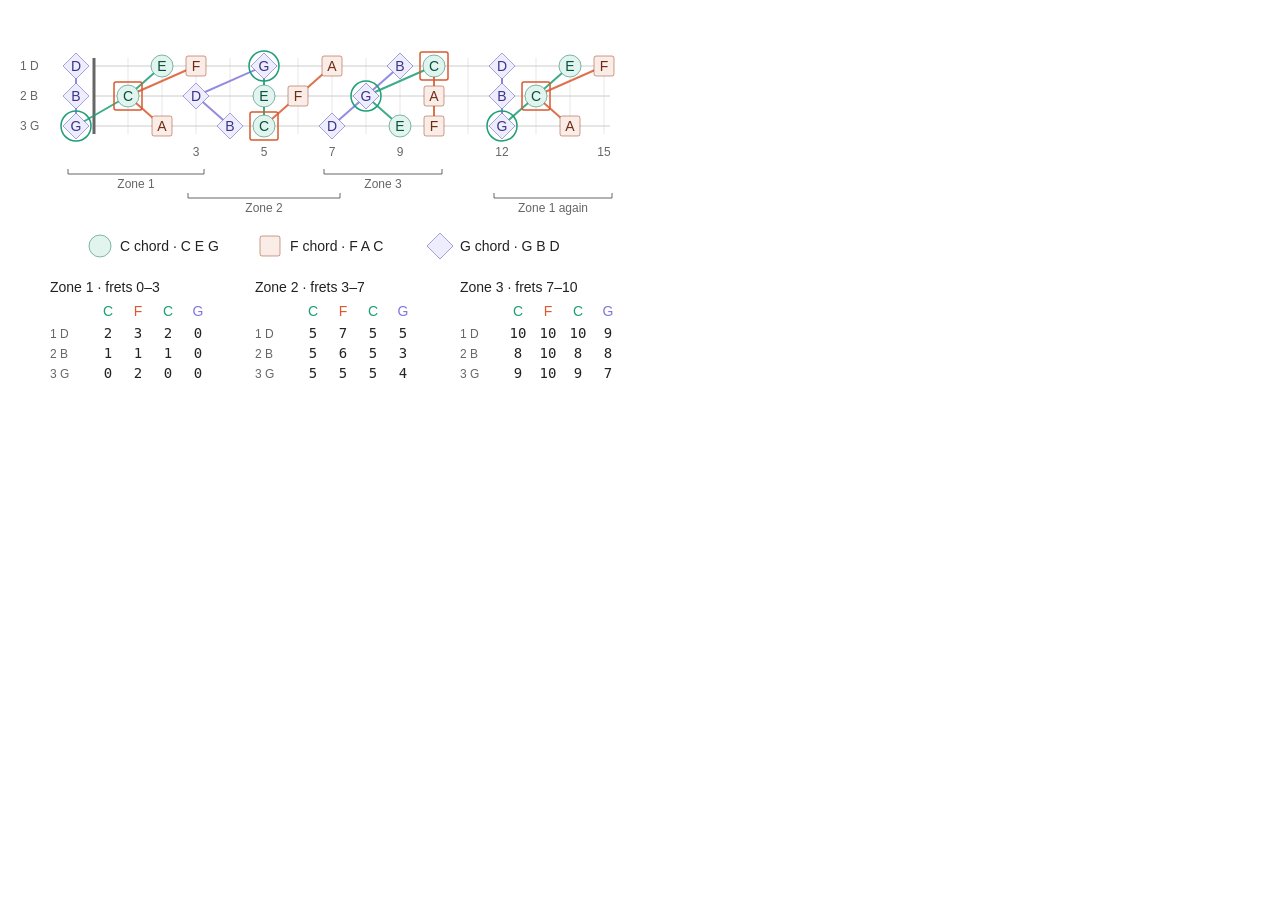
<file: .temp/zonemap.html>
<!DOCTYPE html><html><head><meta charset="utf-8"><style>
:root{--b:#ccc;--s:#666;--t:#999;--p:#222;--font-mono:Menlo,monospace}
body{margin:0;padding:10px;background:#fff;font-family:-apple-system,sans-serif;width:680px}
.t{font-size:14px;fill:#222}.ts{font-size:12px;fill:#666}.th{font-size:14px;font-weight:500;fill:#222}
.c-teal>circle,.c-teal>rect,.c-teal>polygon{fill:#E1F5EE;stroke:#0F6E56}.c-teal>text{fill:#085041}
.c-coral>circle,.c-coral>rect,.c-coral>polygon{fill:#FAECE7;stroke:#993C1D}.c-coral>text{fill:#712B13}
.c-purple>circle,.c-purple>rect,.c-purple>polygon{fill:#EEEDFE;stroke:#534AB7}.c-purple>text{fill:#3C3489}
</style></head><body><svg width="100%" viewBox="0 0 680 392" role="img"><title>Open G lap steel: C, F and G triads in three zones</title><desc>Top three strings of an open G lap steel, frets 0 to 15. In each of three zones the C, F and G chords each have a three-note shape within two frets, joined by a line.</desc><line x1="84" y1="56" x2="600" y2="56" stroke="var(--b)" stroke-width="1"/><line x1="84" y1="86" x2="600" y2="86" stroke="var(--b)" stroke-width="1"/><line x1="84" y1="116" x2="600" y2="116" stroke="var(--b)" stroke-width="1"/><line x1="84" y1="48" x2="84" y2="124" stroke="var(--s)" stroke-width="3"/><line x1="118" y1="48" x2="118" y2="124" stroke="var(--b)" stroke-width="0.5"/><line x1="152" y1="48" x2="152" y2="124" stroke="var(--b)" stroke-width="0.5"/><line x1="186" y1="48" x2="186" y2="124" stroke="var(--b)" stroke-width="0.5"/><line x1="220" y1="48" x2="220" y2="124" stroke="var(--b)" stroke-width="0.5"/><line x1="254" y1="48" x2="254" y2="124" stroke="var(--b)" stroke-width="0.5"/><line x1="288" y1="48" x2="288" y2="124" stroke="var(--b)" stroke-width="0.5"/><line x1="322" y1="48" x2="322" y2="124" stroke="var(--b)" stroke-width="0.5"/><line x1="356" y1="48" x2="356" y2="124" stroke="var(--b)" stroke-width="0.5"/><line x1="390" y1="48" x2="390" y2="124" stroke="var(--b)" stroke-width="0.5"/><line x1="424" y1="48" x2="424" y2="124" stroke="var(--b)" stroke-width="0.5"/><line x1="458" y1="48" x2="458" y2="124" stroke="var(--b)" stroke-width="0.5"/><line x1="492" y1="48" x2="492" y2="124" stroke="var(--b)" stroke-width="2"/><line x1="526" y1="48" x2="526" y2="124" stroke="var(--b)" stroke-width="0.5"/><line x1="560" y1="48" x2="560" y2="124" stroke="var(--b)" stroke-width="0.5"/><line x1="594" y1="48" x2="594" y2="124" stroke="var(--b)" stroke-width="0.5"/><text class="ts" x="10" y="60">1 D</text><text class="ts" x="10" y="90">2 B</text><text class="ts" x="10" y="120">3 G</text><text class="ts" x="186" y="146" text-anchor="middle">3</text><text class="ts" x="254" y="146" text-anchor="middle">5</text><text class="ts" x="322" y="146" text-anchor="middle">7</text><text class="ts" x="390" y="146" text-anchor="middle">9</text><text class="ts" x="492" y="146" text-anchor="middle">12</text><text class="ts" x="594" y="146" text-anchor="middle">15</text><polyline points="66,116 118,86 152,56" fill="none" stroke="#1D9E75" stroke-width="2" stroke-linejoin="round" opacity="0.85"/><polyline points="152,116 118,86 186,56" fill="none" stroke="#D85A30" stroke-width="2" stroke-linejoin="round" opacity="0.85"/><polyline points="66,116 66,86 66,56" fill="none" stroke="#7F77DD" stroke-width="2" stroke-linejoin="round" opacity="0.85"/><polyline points="254,116 254,86 254,56" fill="none" stroke="#1D9E75" stroke-width="2" stroke-linejoin="round" opacity="0.85"/><polyline points="254,116 288,86 322,56" fill="none" stroke="#D85A30" stroke-width="2" stroke-linejoin="round" opacity="0.85"/><polyline points="220,116 186,86 254,56" fill="none" stroke="#7F77DD" stroke-width="2" stroke-linejoin="round" opacity="0.85"/><polyline points="390,116 356,86 424,56" fill="none" stroke="#1D9E75" stroke-width="2" stroke-linejoin="round" opacity="0.85"/><polyline points="424,116 424,86 424,56" fill="none" stroke="#D85A30" stroke-width="2" stroke-linejoin="round" opacity="0.85"/><polyline points="322,116 356,86 390,56" fill="none" stroke="#7F77DD" stroke-width="2" stroke-linejoin="round" opacity="0.85"/><polyline points="492,116 526,86 560,56" fill="none" stroke="#1D9E75" stroke-width="2" stroke-linejoin="round" opacity="0.85"/><polyline points="560,116 526,86 594,56" fill="none" stroke="#D85A30" stroke-width="2" stroke-linejoin="round" opacity="0.85"/><polyline points="492,116 492,86 492,56" fill="none" stroke="#7F77DD" stroke-width="2" stroke-linejoin="round" opacity="0.85"/><g class="c-purple"><polygon points="66,103 79,116 66,129 53,116" stroke-width="0.5"/><text class="th" x="66" y="121" text-anchor="middle">G</text></g><g class="c-teal"><circle cx="118" cy="86" r="11" stroke-width="0.5"/><text class="th" x="118" y="91" text-anchor="middle">C</text></g><g class="c-teal"><circle cx="152" cy="56" r="11" stroke-width="0.5"/><text class="th" x="152" y="61" text-anchor="middle">E</text></g><g class="c-coral"><rect x="142" y="106" width="20" height="20" rx="2" stroke-width="0.5"/><text class="th" x="152" y="121" text-anchor="middle">A</text></g><g class="c-coral"><rect x="176" y="46" width="20" height="20" rx="2" stroke-width="0.5"/><text class="th" x="186" y="61" text-anchor="middle">F</text></g><g class="c-purple"><polygon points="66,73 79,86 66,99 53,86" stroke-width="0.5"/><text class="th" x="66" y="91" text-anchor="middle">B</text></g><g class="c-purple"><polygon points="66,43 79,56 66,69 53,56" stroke-width="0.5"/><text class="th" x="66" y="61" text-anchor="middle">D</text></g><g class="c-teal"><circle cx="254" cy="116" r="11" stroke-width="0.5"/><text class="th" x="254" y="121" text-anchor="middle">C</text></g><g class="c-teal"><circle cx="254" cy="86" r="11" stroke-width="0.5"/><text class="th" x="254" y="91" text-anchor="middle">E</text></g><g class="c-purple"><polygon points="254,43 267,56 254,69 241,56" stroke-width="0.5"/><text class="th" x="254" y="61" text-anchor="middle">G</text></g><g class="c-coral"><rect x="278" y="76" width="20" height="20" rx="2" stroke-width="0.5"/><text class="th" x="288" y="91" text-anchor="middle">F</text></g><g class="c-coral"><rect x="312" y="46" width="20" height="20" rx="2" stroke-width="0.5"/><text class="th" x="322" y="61" text-anchor="middle">A</text></g><g class="c-purple"><polygon points="220,103 233,116 220,129 207,116" stroke-width="0.5"/><text class="th" x="220" y="121" text-anchor="middle">B</text></g><g class="c-purple"><polygon points="186,73 199,86 186,99 173,86" stroke-width="0.5"/><text class="th" x="186" y="91" text-anchor="middle">D</text></g><g class="c-teal"><circle cx="390" cy="116" r="11" stroke-width="0.5"/><text class="th" x="390" y="121" text-anchor="middle">E</text></g><g class="c-purple"><polygon points="356,73 369,86 356,99 343,86" stroke-width="0.5"/><text class="th" x="356" y="91" text-anchor="middle">G</text></g><g class="c-teal"><circle cx="424" cy="56" r="11" stroke-width="0.5"/><text class="th" x="424" y="61" text-anchor="middle">C</text></g><g class="c-coral"><rect x="414" y="106" width="20" height="20" rx="2" stroke-width="0.5"/><text class="th" x="424" y="121" text-anchor="middle">F</text></g><g class="c-coral"><rect x="414" y="76" width="20" height="20" rx="2" stroke-width="0.5"/><text class="th" x="424" y="91" text-anchor="middle">A</text></g><g class="c-purple"><polygon points="322,103 335,116 322,129 309,116" stroke-width="0.5"/><text class="th" x="322" y="121" text-anchor="middle">D</text></g><g class="c-purple"><polygon points="390,43 403,56 390,69 377,56" stroke-width="0.5"/><text class="th" x="390" y="61" text-anchor="middle">B</text></g><g class="c-purple"><polygon points="492,103 505,116 492,129 479,116" stroke-width="0.5"/><text class="th" x="492" y="121" text-anchor="middle">G</text></g><g class="c-teal"><circle cx="526" cy="86" r="11" stroke-width="0.5"/><text class="th" x="526" y="91" text-anchor="middle">C</text></g><g class="c-teal"><circle cx="560" cy="56" r="11" stroke-width="0.5"/><text class="th" x="560" y="61" text-anchor="middle">E</text></g><g class="c-coral"><rect x="550" y="106" width="20" height="20" rx="2" stroke-width="0.5"/><text class="th" x="560" y="121" text-anchor="middle">A</text></g><g class="c-coral"><rect x="584" y="46" width="20" height="20" rx="2" stroke-width="0.5"/><text class="th" x="594" y="61" text-anchor="middle">F</text></g><g class="c-purple"><polygon points="492,73 505,86 492,99 479,86" stroke-width="0.5"/><text class="th" x="492" y="91" text-anchor="middle">B</text></g><g class="c-purple"><polygon points="492,43 505,56 492,69 479,56" stroke-width="0.5"/><text class="th" x="492" y="61" text-anchor="middle">D</text></g><circle cx="66" cy="116" r="15" fill="none" stroke="#1D9E75" stroke-width="1.5"/><rect x="104" y="72" width="28" height="28" rx="2" fill="none" stroke="#D85A30" stroke-width="1.5"/><rect x="240" y="102" width="28" height="28" rx="2" fill="none" stroke="#D85A30" stroke-width="1.5"/><circle cx="254" cy="56" r="15" fill="none" stroke="#1D9E75" stroke-width="1.5"/><circle cx="356" cy="86" r="15" fill="none" stroke="#1D9E75" stroke-width="1.5"/><rect x="410" y="42" width="28" height="28" rx="2" fill="none" stroke="#D85A30" stroke-width="1.5"/><circle cx="492" cy="116" r="15" fill="none" stroke="#1D9E75" stroke-width="1.5"/><rect x="512" y="72" width="28" height="28" rx="2" fill="none" stroke="#D85A30" stroke-width="1.5"/><path d="M58 159 V164 H194 V159" fill="none" stroke="var(--s)" stroke-width="1"/><text class="ts" x="126" y="178" text-anchor="middle">Zone 1</text><path d="M178 183 V188 H330 V183" fill="none" stroke="var(--s)" stroke-width="1"/><text class="ts" x="254" y="202" text-anchor="middle">Zone 2</text><path d="M314 159 V164 H432 V159" fill="none" stroke="var(--s)" stroke-width="1"/><text class="ts" x="373" y="178" text-anchor="middle">Zone 3</text><path d="M484 183 V188 H602 V183" fill="none" stroke="var(--s)" stroke-width="1"/><text class="ts" x="543" y="202" text-anchor="middle">Zone 1 again</text><g class="c-teal"><circle cx="90" cy="236" r="11" stroke-width="0.5"/></g><text class="t" x="110" y="241">C chord · C E G</text><g class="c-coral"><rect x="250" y="226" width="20" height="20" rx="2" stroke-width="0.5"/></g><text class="t" x="280" y="241">F chord · F A C</text><g class="c-purple"><polygon points="430,223 443,236 430,249 417,236" stroke-width="0.5"/></g><text class="t" x="450" y="241">G chord · G B D</text><text class="th" x="40" y="282">Zone 1 · frets 0–3</text><text class="th" x="98" y="306" text-anchor="middle" fill="#1D9E75" style="fill:#1D9E75">C</text><text class="th" x="128" y="306" text-anchor="middle" fill="#D85A30" style="fill:#D85A30">F</text><text class="th" x="158" y="306" text-anchor="middle" fill="#1D9E75" style="fill:#1D9E75">C</text><text class="th" x="188" y="306" text-anchor="middle" fill="#7F77DD" style="fill:#7F77DD">G</text><text class="ts" x="40" y="328">1 D</text><text class="t" x="98" y="328" text-anchor="middle" style="font-family:var(--font-mono)">2</text><text class="t" x="128" y="328" text-anchor="middle" style="font-family:var(--font-mono)">3</text><text class="t" x="158" y="328" text-anchor="middle" style="font-family:var(--font-mono)">2</text><text class="t" x="188" y="328" text-anchor="middle" style="font-family:var(--font-mono)">0</text><text class="ts" x="40" y="348">2 B</text><text class="t" x="98" y="348" text-anchor="middle" style="font-family:var(--font-mono)">1</text><text class="t" x="128" y="348" text-anchor="middle" style="font-family:var(--font-mono)">1</text><text class="t" x="158" y="348" text-anchor="middle" style="font-family:var(--font-mono)">1</text><text class="t" x="188" y="348" text-anchor="middle" style="font-family:var(--font-mono)">0</text><text class="ts" x="40" y="368">3 G</text><text class="t" x="98" y="368" text-anchor="middle" style="font-family:var(--font-mono)">0</text><text class="t" x="128" y="368" text-anchor="middle" style="font-family:var(--font-mono)">2</text><text class="t" x="158" y="368" text-anchor="middle" style="font-family:var(--font-mono)">0</text><text class="t" x="188" y="368" text-anchor="middle" style="font-family:var(--font-mono)">0</text><text class="th" x="245" y="282">Zone 2 · frets 3–7</text><text class="th" x="303" y="306" text-anchor="middle" fill="#1D9E75" style="fill:#1D9E75">C</text><text class="th" x="333" y="306" text-anchor="middle" fill="#D85A30" style="fill:#D85A30">F</text><text class="th" x="363" y="306" text-anchor="middle" fill="#1D9E75" style="fill:#1D9E75">C</text><text class="th" x="393" y="306" text-anchor="middle" fill="#7F77DD" style="fill:#7F77DD">G</text><text class="ts" x="245" y="328">1 D</text><text class="t" x="303" y="328" text-anchor="middle" style="font-family:var(--font-mono)">5</text><text class="t" x="333" y="328" text-anchor="middle" style="font-family:var(--font-mono)">7</text><text class="t" x="363" y="328" text-anchor="middle" style="font-family:var(--font-mono)">5</text><text class="t" x="393" y="328" text-anchor="middle" style="font-family:var(--font-mono)">5</text><text class="ts" x="245" y="348">2 B</text><text class="t" x="303" y="348" text-anchor="middle" style="font-family:var(--font-mono)">5</text><text class="t" x="333" y="348" text-anchor="middle" style="font-family:var(--font-mono)">6</text><text class="t" x="363" y="348" text-anchor="middle" style="font-family:var(--font-mono)">5</text><text class="t" x="393" y="348" text-anchor="middle" style="font-family:var(--font-mono)">3</text><text class="ts" x="245" y="368">3 G</text><text class="t" x="303" y="368" text-anchor="middle" style="font-family:var(--font-mono)">5</text><text class="t" x="333" y="368" text-anchor="middle" style="font-family:var(--font-mono)">5</text><text class="t" x="363" y="368" text-anchor="middle" style="font-family:var(--font-mono)">5</text><text class="t" x="393" y="368" text-anchor="middle" style="font-family:var(--font-mono)">4</text><text class="th" x="450" y="282">Zone 3 · frets 7–10</text><text class="th" x="508" y="306" text-anchor="middle" fill="#1D9E75" style="fill:#1D9E75">C</text><text class="th" x="538" y="306" text-anchor="middle" fill="#D85A30" style="fill:#D85A30">F</text><text class="th" x="568" y="306" text-anchor="middle" fill="#1D9E75" style="fill:#1D9E75">C</text><text class="th" x="598" y="306" text-anchor="middle" fill="#7F77DD" style="fill:#7F77DD">G</text><text class="ts" x="450" y="328">1 D</text><text class="t" x="508" y="328" text-anchor="middle" style="font-family:var(--font-mono)">10</text><text class="t" x="538" y="328" text-anchor="middle" style="font-family:var(--font-mono)">10</text><text class="t" x="568" y="328" text-anchor="middle" style="font-family:var(--font-mono)">10</text><text class="t" x="598" y="328" text-anchor="middle" style="font-family:var(--font-mono)">9</text><text class="ts" x="450" y="348">2 B</text><text class="t" x="508" y="348" text-anchor="middle" style="font-family:var(--font-mono)">8</text><text class="t" x="538" y="348" text-anchor="middle" style="font-family:var(--font-mono)">10</text><text class="t" x="568" y="348" text-anchor="middle" style="font-family:var(--font-mono)">8</text><text class="t" x="598" y="348" text-anchor="middle" style="font-family:var(--font-mono)">8</text><text class="ts" x="450" y="368">3 G</text><text class="t" x="508" y="368" text-anchor="middle" style="font-family:var(--font-mono)">9</text><text class="t" x="538" y="368" text-anchor="middle" style="font-family:var(--font-mono)">10</text><text class="t" x="568" y="368" text-anchor="middle" style="font-family:var(--font-mono)">9</text><text class="t" x="598" y="368" text-anchor="middle" style="font-family:var(--font-mono)">7</text></svg></body></html>
</file>
<file: vendor/driver/driver.css>
.driver-popover{all:unset;font-family:var(--driver-popover-font-family,"Helvetica Neue", Inter, ui-sans-serif, "Apple Color Emoji", Helvetica, Arial, sans-serif);box-sizing:border-box;color:#2d2d2d;z-index:1000000000;background-color:#fff;border-radius:5px;min-width:250px;max-width:300px;margin:0;padding:15px;position:fixed;top:0;right:0;box-shadow:0 1px 10px #0006}.driver-popover-title{zoom:1;margin:0;font-size:19px;font-weight:700;line-height:1.5;display:block;position:relative}.driver-popover-close-btn{all:unset;cursor:pointer;color:#d2d2d2;z-index:1;text-align:center;width:32px;height:28px;font-size:18px;font-weight:500;transition:color .2s;position:absolute;top:0;right:0}.driver-popover-close-btn:hover,.driver-popover-close-btn:focus{color:#2d2d2d}.driver-popover-title[style*=block]+.driver-popover-description{margin-top:5px}.driver-popover-description{zoom:1;margin-bottom:0;font-size:14px;font-weight:400;line-height:1.5}.driver-popover-footer{text-align:right;zoom:1;justify-content:space-between;align-items:center;margin-top:15px;display:flex}.driver-popover-progress-text{color:#727272;zoom:1;font-size:13px;font-weight:400}.driver-popover-footer-btn{all:unset;box-sizing:border-box;color:#2d2d2d;cursor:pointer;zoom:1;background-color:#fff;border:1px solid #ccc;border-radius:3px;outline:0;padding:3px 7px;font-size:12px;line-height:1.3;text-decoration:none;display:inline-block}.driver-popover-footer .driver-popover-btn-disabled{opacity:.5;pointer-events:none}.driver-popover-footer-btn:hover,.driver-popover-footer-btn:focus{background-color:#f7f7f7}.driver-popover-navigation-btns{flex-grow:1;justify-content:flex-end;display:flex}.driver-popover-navigation-btns button+button{margin-left:4px}.driver-popover-arrow{content:"";border:5px solid #fff;position:absolute}.driver-popover-arrow-side-over{display:none}.driver-popover-arrow-side-left{border-top-color:#0000;border-bottom-color:#0000;border-right-color:#0000;left:100%}.driver-popover-arrow-side-right{border-top-color:#0000;border-bottom-color:#0000;border-left-color:#0000;right:100%}.driver-popover-arrow-side-top{border-bottom-color:#0000;border-left-color:#0000;border-right-color:#0000;top:100%}.driver-popover-arrow-side-bottom{border-top-color:#0000;border-left-color:#0000;border-right-color:#0000;bottom:100%}.driver-popover-arrow-side-center,.driver-popover-arrow-none{display:none}.driver-active .driver-overlay{pointer-events:none}.driver-active.driver-no-scroll{overflow:hidden}.driver-active *{pointer-events:none}.driver-active .driver-active-element,.driver-active .driver-active-element *,.driver-popover,.driver-popover *{pointer-events:auto}@keyframes animate-fade-in{0%{opacity:0}to{opacity:1}}.driver-fade .driver-overlay{animation:animate-fade-in var(--driver-animation-duration,.4s) ease-in-out}.driver-fade .driver-popover{animation:animate-fade-in var(--driver-animation-duration,.4s)}.driver-active-element-parent-no-scroll{overflow:hidden!important}.driver-no-interaction,.driver-no-interaction *{pointer-events:none!important}
</file>
<file: styles.css>
:root {
  --bg: #1e1e1e;
  --panel: #262626;
  --panel-2: #2f2f2f;
  --line: #3b3b3b;
  --text: #e8e8e8;
  --muted: #909090;
  --accent: #f0a35e;
  --chord: #f0a35e;
  --section: #8ec5f0;
  --mono: ui-monospace, "SF Mono", "JetBrains Mono", Menlo, Consolas, monospace;
  /* The look, in four rules. Things are told apart by space first, then by a
     surface tone (--bg page, --panel pane, --panel-2 control), and by a hairline
     (--line) only between regions that share a tone. Controls carry no outline:
     buttons and pickers are a lighter fill, fields you type into a darker well
     (--bg) with an accent ring on focus, and "on" is the accent on --accent-soft.
     Only raised surfaces (popovers, floating tools, dialogs) keep an edge. */
  --hover: #393939;
  --accent-soft: rgba(240, 163, 94, 0.14);
  --r-ctl: 6px;
  --r-surface: 8px;
}

/* A name for screen readers on a control whose purpose is plain on screen. */
.sr-only {
  position: absolute; width: 1px; height: 1px; margin: -1px; padding: 0;
  overflow: hidden; clip-path: inset(50%); white-space: nowrap; border: 0;
}

* { box-sizing: border-box; }

html, body {
  margin: 0;
  height: 100%;
  background: var(--bg);
  color: var(--text);
  font-family: system-ui, -apple-system, "Segoe UI", Roboto, sans-serif;
}

/* iOS Safari inflates text in some layouts, which silently widens monospace
   chart lines past the measurements everything else is based on. */
html { -webkit-text-size-adjust: 100%; }

body { display: flex; flex-direction: column; }

header {
  display: flex;
  align-items: center;
  justify-content: space-between;
  padding: 12px 18px;
  background: var(--panel);
}

header h1 { font-size: 18px; margin: 0; letter-spacing: 0.3px; }

.header-actions { display: flex; align-items: center; gap: 6px; }

/* The action row is grouped by job — this chart | where charts live | in & out |
   session tools | play — with a hairline between clusters. Scanning four short
   groups beats reading one long row of look-alike pills. */
.hdr-sep {
  flex: none;
  width: 1px;
  height: 20px;
  margin: 0 4px;
  background: var(--line);
}

.icon-sprite { display: none; }
.ico {
  flex: none;
  width: 16px;
  height: 16px;
  stroke: currentColor;
  fill: none;
  stroke-width: 1.7;
  stroke-linecap: round;
  stroke-linejoin: round;
}

.hdr-btn { display: inline-flex; align-items: center; gap: 6px; background: transparent; }
/* display on .hdr-btn/.side-btn would otherwise outrank the [hidden] default,
   and Save / Reopen folder are mode-specific. */
.hdr-btn[hidden], .side-btn[hidden] { display: none; }
/* Tools and help carry their meaning in the glyph; the words stay for the phone
   menu and for screen readers via aria-label. */
.hdr-btn.icon-only { padding: 6px 8px; }
.hdr-btn.icon-only .btn-label { display: none; }

/* An open tool panel (metronome / tuner / takes) lights its button, matching the
   phone bar's .mbar-btn.is-on treatment. */
.hdr-btn.is-open { background: var(--accent-soft); color: var(--accent); }

/* Perform is the one you hit mid-song without looking for it. */
.hdr-primary {
  background: var(--accent);
  border-color: var(--accent);
  color: #23180c;
  font-weight: 600;
}
.hdr-primary:hover { background: #f6c073; border-color: #f6c073; }
.hdr-primary .ico { stroke: none; }

/* Small buttons that sit inside a pane or sidebar header rather than the top row. */
.side-btn {
  display: inline-flex;
  align-items: center;
  gap: 5px;
  padding: 3px 8px;
  font-size: 12px;
  text-transform: none;
  letter-spacing: 0;
  background: transparent;
}
.side-btn .ico { width: 14px; height: 14px; }

/* Phone-only chrome — revealed in the max-width block below. Declared here,
   ahead of that block, so the media query wins on source order. */
.menu-toggle { display: none; }
.phone-tabs, .phone-perform, .song-summary { display: none; }
/* Scoped, so it outranks the later `.pf-group { display: flex }` it sits on. */
.perform-bar .pf-phone-only { display: none; }

button {
  background: var(--panel-2);
  color: var(--text);
  border: 1px solid transparent;
  border-radius: var(--r-ctl);
  padding: 6px 12px;
  font-size: 13px;
  cursor: pointer;
}
button:hover { background: var(--hover); }
button:active { transform: translateY(1px); }

main { display: flex; flex: 1; min-height: 0; }

#sidebar {
  /* Set by the resizer drag (persisted in prefs); falls back to the default.
     A CSS variable rather than an inline style, so the phone drawer's
     width: 100% below still wins without a specificity fight. */
  width: var(--sidebar-w, 240px);
  flex-shrink: 0;
  background: var(--panel);
  display: flex;
  flex-direction: column;
  min-height: 0;
}

/* Grab strip between the song list and the workspace. Sits over the sidebar's
   own border so it costs no layout width; paints only while usable. */
.sidebar-resizer {
  flex: 0 0 6px;
  margin-left: -6px;
  cursor: col-resize;
  z-index: 5;
}
.sidebar-resizer:hover, .sidebar-resizer.dragging { background: var(--accent); opacity: 0.4; }

.sidebar-head {
  display: flex;
  align-items: center;
  justify-content: space-between;
  gap: 8px;
  padding: 8px 14px;
  font-size: 12px;
  text-transform: uppercase;
  letter-spacing: 0.6px;
  color: var(--muted);
}
.sidebar-head-end { display: flex; align-items: center; gap: 6px; }

/* Where the songs live: a dot in the system's colour and one picker, kept
   quiet because it rarely changes. */
.source-row { display: flex; align-items: center; gap: 6px; padding: 0 8px 4px 14px; }
.source-row #reopen-btn { margin-left: auto; flex: none; }
.source-dot { flex: none; width: 8px; height: 8px; border-radius: 50%; background: var(--muted); }
.source-select {
  flex: 0 1 auto;
  min-width: 0;
  background: transparent;
  color: var(--muted);
  border: 1px solid transparent;
  border-radius: var(--r-ctl);
  padding: 4px 2px;
  font-size: 12px;
  font-family: system-ui, sans-serif;
  cursor: pointer;
}
.source-select:hover, .source-select:focus { background: var(--panel-2); color: var(--text); }
.search-row { display: flex; align-items: center; gap: 6px; padding: 2px 10px 6px; }
.search-row .song-search { flex: 1; min-width: 0; margin: 0; }

.song-search {
  margin: 8px 10px;
  padding: 5px 9px;
  background: var(--bg);
  color: var(--text);
  border: 1px solid transparent;
  border-radius: var(--r-ctl);
  font-size: 13px;
  font-family: system-ui, sans-serif;
}
.song-search:focus { outline: none; border-color: var(--accent); }
.search-empty { list-style: none; color: var(--muted); font-size: 13px; padding: 8px 12px; }

.folder-bar {
  display: flex;
  align-items: center;
  justify-content: space-between;
  gap: 6px;
  padding: 6px 12px;
  background: var(--panel-2);
  font-size: 12px;
}
.folder-bar[hidden] { display: none; }
.folder-bar .fb-name { overflow: hidden; text-overflow: ellipsis; white-space: nowrap; color: var(--accent); font-weight: 600; }

#song-list { list-style: none; margin: 0; padding: 6px; overflow-y: auto; flex: 1; }

.song-item {
  padding: 8px 10px;
  border-radius: var(--r-ctl);
  cursor: pointer;
  display: flex;
  justify-content: space-between;
  align-items: center;
  gap: 6px;
}
.song-item:hover { background: var(--panel-2); }
.song-item.active { background: #383838; }
.song-item .st { overflow: hidden; }
.song-item .st b { display: block; font-size: 14px; white-space: nowrap; overflow: hidden; text-overflow: ellipsis; }
.song-item .st small { color: var(--muted); font-size: 12px; }
.song-item .del {
  opacity: 0;
  background: none;
  border: none;
  color: var(--muted);
  padding: 2px 6px;
  font-size: 16px;
  line-height: 1;
}
.song-item:hover .del { opacity: 1; }
.song-item .del:hover { color: #ff8080; }

/* Library (folder) group headers in the sidebar. */
.lib-header {
  display: flex;
  align-items: center;
  gap: 5px;
  padding: 7px 8px 5px;
  margin-top: 12px;
  cursor: default;
  font-size: 12px;
  text-transform: uppercase;
  letter-spacing: 0.4px;
  color: var(--muted);
}
.lib-header:first-child { margin-top: 0; }
.lib-header.active-lib {
  background: var(--panel-2);
  border-radius: var(--r-ctl);
  box-shadow: inset 3px 0 0 var(--lib-color, var(--accent));
}
.lib-caret { cursor: pointer; width: 12px; flex-shrink: 0; text-align: center; }
/* Colour swatch marking which storage system this folder belongs to. */
.lib-dot {
  flex-shrink: 0;
  width: 9px;
  height: 9px;
  border-radius: 50%;
  background: var(--lib-color, var(--accent));
}
.lib-name {
  cursor: pointer;
  flex: 1;
  overflow: hidden;
  text-overflow: ellipsis;
  white-space: nowrap;
  color: var(--lib-color, var(--accent));
  font-weight: 600;
}
/* The managed Collection reads as "home" — a ring around its dot. */
.lib-collection .lib-dot { box-shadow: 0 0 0 2px var(--panel), 0 0 0 3px var(--lib-color); }
.lib-header.active-lib .lib-name::after {
  content: ' ●';
  font-size: 9px;
  vertical-align: middle;
  opacity: 0.8;
}
.lib-count {
  flex-shrink: 0;
  background: var(--panel-2);
  border-radius: var(--r-surface);
  padding: 1px 7px;
  font-size: 11px;
}
.lib-btn {
  flex-shrink: 0;
  opacity: 0;
  background: none;
  border: none;
  color: var(--muted);
  padding: 1px 4px;
  font-size: 14px;
  line-height: 1;
  cursor: pointer;
}
.lib-header:hover .lib-btn { opacity: 1; }
.lib-reload:hover { color: var(--accent); }
.lib-close:hover { color: #ff8080; }
.song-item.in-lib { margin-left: 10px; }

/* Subfolder rows in the library tree. */
.subfolder-row {
  display: flex;
  align-items: center;
  gap: 5px;
  padding: 4px 8px;
  font-size: 12px;
  color: var(--muted);
  cursor: default;
}
.subfolder-row.active-lib {
  background: var(--panel-2);
  border-radius: var(--r-ctl);
  box-shadow: inset 3px 0 0 var(--lib-color, var(--accent));
}
.sf-name {
  cursor: pointer;
  flex: 1;
  overflow: hidden;
  text-overflow: ellipsis;
  white-space: nowrap;
  color: var(--text);
  font-weight: 500;
}
.sf-name::before {
  content: '';
  display: inline-block;
  width: 7px; height: 6px;
  margin-right: 5px;
  border-radius: 1px 1px 0 0;
  background: var(--lib-color, var(--accent));
  opacity: 0.75;
  vertical-align: baseline;
}
.subfolder-row .lib-btn { opacity: 0; }
.subfolder-row:hover .lib-btn { opacity: 1; }
.sf-add:hover { color: var(--lib-color, var(--accent)); }

/* Colour dot in the "+ New →" bar, matching the active folder. */
.folder-bar .fb-dot {
  display: inline-block;
  width: 8px; height: 8px;
  border-radius: 50%;
  margin-right: 6px;
  vertical-align: middle;
}

/* Collection's managed-home green rides on its dot in the list header and the
   sidebar's source picker, so a separate marker here would say it twice. */

/* Save-location breadcrumb under the song title. */
.save-breadcrumb {
  display: flex;
  align-items: center;
  gap: 8px;
  padding: 2px 2px 0;
  font-size: 12px;
  min-height: 18px;
}
.save-breadcrumb .bc-loc { display: flex; align-items: center; gap: 5px; overflow: hidden; }
.save-breadcrumb .bc-dot {
  flex-shrink: 0;
  width: 9px; height: 9px;
  border-radius: 50%;
}
.save-breadcrumb .bc-sys { font-weight: 600; color: var(--text); }
.save-breadcrumb .bc-sep { color: var(--muted); }
.save-breadcrumb .bc-seg { color: var(--muted); }
.save-breadcrumb .bc-file {
  color: var(--text);
  overflow: hidden;
  text-overflow: ellipsis;
  white-space: nowrap;
}
.save-breadcrumb .bc-state {
  flex-shrink: 0;
  color: var(--muted);
  font-size: 11px;
}
/* The state leads with a dot in its own colour: grey at rest, green just
   saved, amber when something needs you. */
.save-breadcrumb .bc-state::before {
  content: "";
  display: inline-block;
  width: 6px; height: 6px;
  margin-right: 6px;
  border-radius: 50%;
  background: currentColor;
  vertical-align: 1px;
}
.save-breadcrumb .bc-state.ok { color: #5db073; }
.save-breadcrumb .bc-state.warn { color: var(--accent); }

#workspace { flex: 1; display: flex; flex-direction: column; min-width: 0; padding: 14px; gap: 12px; }

.meta-row { display: flex; gap: 10px; align-items: center; flex-wrap: wrap; }
.meta-row .save-breadcrumb { flex: 0 1 auto; min-width: 0; padding: 0; }
.save-status { font-size: 11px; }
.save-status:empty { display: none; }
/* The strip is one wrapping line: the song's name takes what is left, and the
   three groups stay together, dropping to a second row as one when they must. */
.song-line { display: flex; flex-wrap: wrap; align-items: center; gap: 8px 20px; }
.song-id { flex: 1 1 440px; min-width: 0; }
@media (min-width: 761px) {
  .song-id { flex-wrap: nowrap; }
  .song-id .save-breadcrumb { flex: none; }
  /* Tuning names run long; the picker shows the start and the menu the rest. */
  #song-tuning { max-width: 150px; }
}
.song-line .meta-cards { flex: 0 1 auto; }

/* Row 2: three labelled groups — key, tempo, tuning. The label and the wider
   gap between groups do the grouping; there is no box round each. */
.meta-cards { gap: 6px 20px; }
.card {
  display: flex;
  align-items: center;
  gap: 8px;
}
.card-lbl {
  font: 700 11px system-ui, sans-serif;
  text-transform: uppercase;
  letter-spacing: 0.8px;
  color: var(--muted);
}
.card .stepper { background: none; border: none; padding: 0; gap: 4px; }
.card .tuning-ctl { gap: 0; }
.sounds-in { font-size: 12px; color: var(--text); white-space: nowrap; }
.sounds-in:empty { display: none; }
.sounds-in b { color: var(--accent); }

/* The title reads as the page's heading and the artist as its byline; each
   shows itself as a field on hover and focus. Touch screens have no hover, so
   there the fill is always on. */
.title-input, .artist-input {
  background: transparent;
  border: 1px solid transparent;
  border-radius: var(--r-ctl);
  color: var(--text);
  padding: 4px 8px;
  font-size: 15px;
}
.title-input:hover, .artist-input:hover,
.title-input:focus, .artist-input:focus { background: var(--panel); }
.title-input:focus, .artist-input:focus { outline: none; border-color: var(--accent); color: var(--text); }
.title-input { flex: 2; min-width: 160px; font-size: 17px; font-weight: 700; }
.artist-input { flex: 1; min-width: 120px; color: var(--muted); }
@media (hover: none) { .title-input, .artist-input { background: var(--panel); padding: 8px 10px; } }

.stepper {
  display: flex;
  align-items: center;
  gap: 6px;
  background: var(--panel);
  border: 1px solid transparent;
  border-radius: var(--r-ctl);
  padding: 4px 8px;
}
.stepper .ctl-label { font-size: 12px; color: var(--muted); }
.stepper button { padding: 2px 9px; font-size: 15px; }
.stepper span { min-width: 22px; text-align: center; font-variant-numeric: tabular-nums; }
.tempo-input {
  width: 42px;
  text-align: center;
  background: var(--panel);
  color: var(--text);
  border: 1px solid transparent;
  border-radius: var(--r-ctl);
  padding: 2px 4px;
  font-size: 13px;
  font-variant-numeric: tabular-nums;
}
.tempo-input:focus { outline: none; border-color: var(--accent); }
.tuning-ctl { display: flex; align-items: center; gap: 5px; font-size: 12px; color: var(--muted); }
.tuning-ctl select,
.time-select,
.shape-goal select {
  background: var(--panel-2);
  color: var(--text);
  border: 1px solid transparent;
  border-radius: var(--r-ctl);
  padding: 3px 6px;
  font-size: 12px;
}
.tuning-banner:not(:empty) {
  background: var(--panel-2);
  border: none;
  border-left: 3px solid var(--accent);
  border-radius: var(--r-ctl);
  padding: 6px 12px;
  margin-bottom: 10px;
  font-size: 13px;
}
.tuning-banner b { color: var(--accent); }
@media print { .tuning-banner:not(:empty) { background: #fff; border: 1px solid #999; color: #000; } .tuning-banner b { color: #000; } }

/* Full-screen count-in number. */
.count-overlay {
  position: fixed;
  inset: 0;
  z-index: 2000;
  display: flex;
  align-items: center;
  justify-content: center;
  background: rgba(30, 30, 30, 0.6);
  font: 700 22vh system-ui, sans-serif;
  color: var(--accent);
  pointer-events: none;
}
.count-overlay[hidden] { display: none; }

.panes { flex: 1; display: flex; min-height: 0; }
.pane { flex: 1; display: flex; flex-direction: column; background: var(--panel); border-radius: var(--r-surface); min-width: 0; }
/* Split view: the editor takes the dragged share (see wirePaneResize), the
   chart the rest. The resizer is the 12px gap between them; a hairline shows
   while it is usable. */
.editor-pane { flex: 0 1 var(--editor-w, 50%); }
.pane-resizer {
  flex: 0 0 12px;
  position: relative;
  cursor: col-resize;
  z-index: 5;
}
.pane-resizer::after {
  content: "";
  position: absolute;
  top: 0; bottom: 0;
  left: 5px;
  width: 2px;
  border-radius: 1px;
  background: var(--accent);
  opacity: 0;
}
.pane-resizer:hover::after, .pane-resizer.dragging::after { opacity: 0.4; }

/* Layout switch: side-by-side panes, or a single column showing one at a
   time. Phones always stack both and hide this control. */
.view-switch { display: flex; align-items: center; gap: 6px; font-family: system-ui, sans-serif; }
.vs-label { font-size: 12px; color: var(--muted); margin-right: 2px; }
.vs-btn { padding: 4px 12px; font-size: 12px; border-radius: var(--r-ctl); background: transparent; color: var(--muted); }
.vs-btn[aria-pressed="true"] { color: var(--accent); background: var(--accent-soft); }

@media screen and (min-width: 761px) {
  /* Split view: one tab of the right column at a time. Screen-only, so paper
     keeps both (the print block flattens them back into one page). */
  body:not(.view-preview).rtab-chart #preview > .ref-col { display: none; }
  body:not(.view-preview).rtab-ref #preview > .chart-col,
  body:not(.view-preview).rtab-ref #preview > .tuning-banner,
  body:not(.view-preview).rtab-ref #preview > #capo-banner,
  body:not(.view-preview).rtab-ref .preview-pane .view-toggles,
  body:not(.view-preview).rtab-ref .preview-pane .print-ctl { display: none; }
  body.view-preview .pane-tabs { display: none; }
  body.view-preview .pane-both-label { display: inline; }

  body.view-editor .preview-pane,
  body.view-preview .editor-pane,
  body.view-editor .pane-resizer,
  body.view-preview .pane-resizer { display: none; }
  /* Alone, the editor takes the whole width whatever the split was. */
  body.view-editor .editor-pane { flex: 1 1 0; }
  /* With the editor hidden the pane becomes Chart | Reference: banners across
     the top, then two columns that scroll independently. */
  body.view-preview #preview {
    display: grid;
    grid-template-columns: minmax(0, 1fr) minmax(0, 1.3fr);
    grid-template-rows: auto auto minmax(0, 1fr);
    column-gap: 18px;
    overflow: hidden;
    padding-bottom: 0;
  }
  body.view-preview #preview > .tuning-banner,
  body.view-preview #preview > #capo-banner { grid-column: 1 / -1; }
  body.view-preview #preview > .chart-col { grid-column: 1; grid-row: 3; overflow-y: auto; min-height: 0; padding-bottom: 14px; }
  body.view-preview #preview > .ref-col { grid-column: 2; grid-row: 3; overflow-y: auto; min-height: 0; padding: 0 12px 14px 18px; border-left: 1px solid var(--line); }
  /* …or, with the Reference box unticked, the chart alone at the full width. */
  body.view-preview.preview-noref #preview { grid-template-columns: minmax(0, 1fr); }
  body.view-preview.preview-noref #preview > .ref-col { display: none; }
  body.view-preview .view-toggles label.ref-toggle { display: flex; }
}

.pane-head {
  display: flex;
  justify-content: space-between;
  align-items: center;
  flex-wrap: wrap;
  gap: 8px;
  padding: 8px 12px;
  font-size: 12px;
  text-transform: uppercase;
  letter-spacing: 0.6px;
  color: var(--muted);
}
/* One hairline per pane, under its controls: the pane head on the chart
   side, the two tool rows (.ed-tools) on the editor side. */
.preview-pane .pane-head { border-bottom: 1px solid var(--line); }
/* The editor's tools: two rows, each a wrapping run of chips with its tools
   pushed to the far end. The chip containers dissolve (display: contents) so
   the tools take whatever room the last line of chips leaves, instead of
   holding a column of their own. */
.ed-tools { display: flex; flex-direction: column; gap: 8px; padding: 10px 12px 8px; border-bottom: 1px solid var(--line); }
.ed-row { display: flex; flex-wrap: wrap; align-items: center; gap: 5px 6px; }
.ed-row > .section-bar, .ed-row > .chord-palette { display: contents; }
.ed-row-end { margin-left: auto; display: inline-flex; align-items: center; gap: 2px; font-size: 12px; color: var(--muted); }
.etool { display: inline-flex; align-items: center; gap: 3px; color: var(--muted); }
.etool[hidden] { display: none; }
.inline-btn.quiet { color: var(--muted); background: transparent; }
.inline-btn.quiet:hover { color: var(--text); }
.repl-close { padding: 2px 6px; font-size: 13px; line-height: 1; }
.repl-sel, .repl-in {
  background: var(--panel-2);
  color: var(--text);
  border: 1px solid transparent;
  border-radius: 4px;
  font-size: 12px;
  padding: 2px 4px;
  font-family: var(--mono);
}
.repl-in { width: 54px; background: var(--bg); }
.repl-in:focus { outline: none; border-color: var(--accent); }
.repl-sel { max-width: 80px; }
.pane-head code { background: var(--panel-2); padding: 1px 5px; border-radius: 4px; color: var(--chord); font-family: var(--mono); }

.section-bar {
  display: flex;
  flex-wrap: wrap;
  align-items: center;
  justify-content: flex-start;
  gap: 6px;
}
.section-bar .sbtn {
  background: var(--panel-2);
  border: 1px solid transparent;
  color: var(--section);
  border-radius: var(--r-ctl);
  padding: 2px 9px;
  font-size: 12px;
  font-weight: 600;
  cursor: pointer;
}
.section-bar .sbtn:hover { background: var(--hover); }
/* Empty/custom insert buttons — dashed to signal "you fill it in". */
.sbtn-empty, .chip-empty { border-style: dashed !important; border-color: #515151 !important; }

/* Chord tools row: the palette, then the folded replacer at the end. */
.palette-tools { flex: none; display: inline-flex; align-items: center; gap: 4px; font-size: 12px; color: var(--muted); }
.chord-palette {
  flex: 1;
  min-width: 0;
  display: flex;
  flex-wrap: wrap;
  align-items: center;
  gap: 5px;
}
.chord-palette .chip {
  background: var(--panel-2);
  border: 1px solid transparent;
  color: var(--chord);
  border-radius: var(--r-ctl);
  padding: 2px 9px;
  font-family: var(--mono);
  font-size: 12px;
  font-weight: 700;
  cursor: pointer;
}
.chord-palette .chip:hover { background: var(--hover); }
.chord-palette .palette-empty { color: var(--muted); font-size: 12px; }

/* The Alt+N digit badge on the first nine palette chips. */
.chip-key {
  display: inline-block;
  min-width: 11px;
  margin-right: 5px;
  padding: 0 3px;
  font-family: system-ui, sans-serif;
  font-size: 10px;
  font-weight: 600;
  text-align: center;
  color: var(--bg);
  background: var(--muted);
  border-radius: 3px;
  vertical-align: middle;
}
/* The shortcut reminder is said by each chip's number badge and tooltip, and
   by the [ ] chip; spelled out here it cost the row a line. */
.palette-hint { display: none; }

/* Build-ahead box: pin chords onto the palette before the chart uses them. */
.palette-add {
  width: 90px;
  background: var(--bg);
  color: var(--text);
  border: 1px solid transparent;
  border-radius: var(--r-ctl);
  padding: 2px 8px;
  font-family: var(--mono);
  font-size: 12px;
}
.palette-add:focus { outline: none; border-color: var(--accent); }
.chip-x { margin-left: 6px; color: var(--muted); font-weight: 400; }
.chip:hover .chip-x { color: var(--text); }

/* A field holding a rejected value: flash rather than silently ignore. */
.invalid-flash { border-color: #c85c68 !important; box-shadow: 0 0 0 1px #c85c68; }

/* Type-ahead chord popup anchored at the caret. */
.chord-pop {
  position: absolute;
  z-index: 1300;
  min-width: 110px;
  max-height: 220px;
  overflow-y: auto;
  padding: 4px;
  background: var(--panel);
  border: 1px solid var(--line);
  border-radius: var(--r-surface);
  box-shadow: 0 8px 24px rgba(0, 0, 0, 0.5);
  font-family: var(--mono);
  font-size: 13px;
}
.chord-pop-item {
  padding: 5px 10px;
  border-radius: var(--r-ctl);
  cursor: pointer;
  white-space: nowrap;
  color: var(--chord);
  font-weight: 700;
}
.chord-pop-item:hover { background: var(--panel-2); }
.chord-pop-item.active { background: var(--accent); color: var(--bg); }
.chord-pop-item.active:hover { background: var(--accent); }

/* Synonyms and rhymes for the word at the caret (see openWordPopup). */
.word-pop {
  position: fixed;
  z-index: 1300;
  width: 240px;
  padding: 6px;
  background: var(--panel);
  border: 1px solid var(--line);
  border-radius: var(--r-surface);
  box-shadow: 0 8px 24px rgba(0, 0, 0, 0.5);
  font-size: 13px;
}
.word-pop-head { display: flex; align-items: baseline; gap: 8px; padding: 2px 6px 6px; }
.word-pop-syl { color: var(--muted); font-size: 11px; }
.word-pop-tabs { display: flex; gap: 2px; margin-bottom: 4px; }
.word-pop-tabs button {
  flex: 1;
  padding: 3px 4px;
  background: transparent;
  border: 1px solid transparent;
  border-radius: var(--r-ctl);
  color: var(--muted);
  font-size: 11px;
  cursor: pointer;
}
.word-pop-tabs button[aria-selected="true"] { background: var(--panel-2); color: var(--text); }
.word-pop-list { max-height: 220px; overflow-y: auto; }
.word-pop-item {
  display: flex;
  justify-content: space-between;
  gap: 8px;
  padding: 4px 8px;
  border-radius: var(--r-ctl);
  cursor: pointer;
}
.word-pop-item:hover { background: var(--panel-2); }
.word-pop-item.active { background: var(--accent); color: var(--bg); }
.word-pop-item.same-syl > span:first-child { font-weight: 700; }
.word-pop-n { color: var(--muted); font-family: var(--mono); font-size: 11px; }
.word-pop-item.active .word-pop-n { color: inherit; }
.word-pop-status { padding: 6px; color: var(--muted); font-size: 12px; }

#editor {
  flex: 1;
  resize: none;
  border: none;
  background: transparent;
  color: var(--text);
  padding: 14px;
  font-family: var(--mono);
  font-size: 14px;
  line-height: 1.7;
  outline: none;
}

.preview { flex: 1; overflow-y: auto; padding: 14px 16px; font-family: var(--mono); font-size: 14px; }
/* Screen order: banners, then the chart, then the reference — the DOM keeps
   the reference first for paper (see the print block). */
#preview { display: flex; flex-direction: column; }
#preview > .chart-col { order: 1; }
#preview > .ref-col { order: 2; }
/* Every reference section folds from its heading. The heading is a button
   dressed as the text it replaced (it inherits the head's font), with a caret
   that turns when the section is shut. Screen-only: the print block reopens
   everything. */
.fold {
  display: inline-flex;
  align-items: center;
  gap: 6px;
  padding: 0;
  background: none;
  border: none;
  border-radius: 0;
  color: inherit;
  font: inherit;
  text-transform: inherit;
  letter-spacing: inherit;
  cursor: pointer;
}
.fold:hover { background: none; color: var(--text); }
.fold::before {
  content: "";
  width: 0; height: 0;
  border-left: 5px solid transparent; border-right: 5px solid transparent;
  border-top: 6px solid currentColor;
  opacity: 0.7;
  transition: transform 0.15s ease;
}
.collapsed .fold::before { transform: rotate(-90deg); }
.inst-panel.collapsed .inst-body,
.theory-panel.collapsed .th-body,
.harmonica-panel.collapsed .hp-body { display: none; }
.inst-panel.collapsed { padding-bottom: 4px; }
.inst-panel.collapsed .inst-head { margin-bottom: 2px; }
.theory-panel.collapsed .th-head { margin-bottom: 0; }
.harmonica-panel .hp-body { display: contents; }

.preview .line { line-height: 1.25; margin-bottom: 2px; white-space: pre; }

/* Caret echo: the preview line the editor caret is on. Subtle tint + edge
   marker; screen-only (see the print block). */
.preview .pv-cur { background: rgba(240, 163, 94, 0.09); box-shadow: inset 2px 0 0 var(--accent); }
.preview .chordline { color: var(--chord); font-weight: 700; min-height: 1.25em; }
.preview .lyricline { margin-bottom: 8px; }
.preview .plainline { color: var(--text); margin-bottom: 2px; }
.preview .blank { height: 10px; }
.preview .section {
  color: var(--section);
  font-weight: 700;
  margin: 14px 0 6px;
  text-transform: uppercase;
  letter-spacing: 0.5px;
  white-space: normal;
}
.preview .empty-hint { color: var(--muted); font-family: system-ui, sans-serif; }
/* A {Notes} section: prose about the song, so plain wrapped text with no chord
   row above each line (see renderLines). Bullets ("- ") hang their indent. */
.preview .noteline {
  font-family: system-ui, sans-serif;
  font-size: 0.9em;
  line-height: 1.45;
  color: var(--muted);
  white-space: pre-wrap;
  overflow-wrap: anywhere;
  margin: 0;
}
.preview .noteline.bullet { padding-left: 1.1em; position: relative; }
.preview .noteline.bullet::before { content: '•'; position: absolute; left: 0.25em; }
.preview .note-gap { height: 6px; }
.preview .notes-head { opacity: 0.8; }
@media print { .preview .noteline { color: #333; } }

/* Draggable chords. Each chord is its own span, and the spaces around it still
   do the aligning, so nothing here may change the text's advance width:
   position: relative offsets a chip mid-drag without moving anything else, and
   the hover ring is a box-shadow rather than a border for the same reason.
   touch-action leaves a vertical flick to scroll the pane; a sideways drag on a
   chord is ours. */
.preview .ch { position: relative; border-radius: 3px; cursor: grab; touch-action: pan-y; }
.preview .ch:hover { background: rgba(240, 163, 94, 0.16); box-shadow: 0 0 0 1px rgba(240, 163, 94, 0.4); }
.preview .ch.dragging {
  z-index: 5;
  cursor: grabbing;
  background: var(--panel-2);
  box-shadow: 0 0 0 1px var(--chord), 0 3px 10px rgba(0, 0, 0, 0.6);
}
/* Dragged off the chart: nothing moves if you let go here. */
.preview .ch.no-drop { opacity: 0.45; cursor: no-drop; box-shadow: none; }
/* The row the chord will land on. */
.preview .chordline.drop-row { background: rgba(240, 163, 94, 0.09); border-radius: 3px; }
body.chord-dragging { user-select: none; cursor: grabbing; }
/* Performance mode is read-only — no grab affordance there. */
.perform-cols .ch { cursor: default; }
.perform-cols .ch:hover { background: none; box-shadow: none; }

.muted { color: var(--muted); font-size: 12px; }

.inline-btn {
  background: var(--panel-2);
  border: 1px solid transparent;
  color: var(--text);
  border-radius: var(--r-ctl);
  padding: 2px 8px;
  font-size: 12px;
  cursor: pointer;
}
.inline-btn:hover { background: var(--hover); }

/* Transient result note for editor actions (see editorNote). */
.ed-note {
  color: var(--accent);
  font-size: 11px;
  text-transform: none;
  letter-spacing: 0;
}

/* The chart's own display switch sits beside its name; the print controls take
   the far end. Without the auto margin a three-item space-between head would
   float it in the middle. */
.view-toggles { display: flex; align-items: center; gap: 4px; margin: 0 auto 0 6px; text-transform: none; letter-spacing: 0; }
/* The right column's tabs, in the pane head where the label was. */
.pane-tabs { display: inline-flex; gap: 4px; }
.rtab {
  padding: 3px 8px;
  border-radius: var(--r-ctl);
  background: transparent;
  color: var(--muted);
  font-size: 12px;
  font-weight: 700;
  text-transform: uppercase;
  letter-spacing: 0.6px;
}
.rtab[aria-selected="true"] { color: var(--accent); background: var(--accent-soft); }
/* Stands in for the tabs where both columns are on view (the Preview view). */
.pane-both-label { display: none; }
/* How the chart is shown: each switch is a chip in the app's one on/off
   style. The checkbox stays in the label for the keyboard and screen readers;
   the chip's fill says whether it is on. */
.view-toggles label {
  display: flex;
  align-items: center;
  position: relative;
  padding: 3px 9px;
  border-radius: var(--r-ctl);
  background: var(--panel-2);
  color: var(--muted);
  cursor: pointer;
}
.view-toggles label:hover { background: var(--hover); color: var(--text); }
.view-toggles label:has(input:checked) { background: var(--accent-soft); color: var(--accent); }
.view-toggles label:has(input:focus-visible) { outline: 2px solid var(--accent); outline-offset: 1px; }
/* The Reference switch belongs to the Preview view, where both columns show. */
.view-toggles label.ref-toggle { display: none; }
.view-toggles input { position: absolute; opacity: 0; width: 1px; height: 1px; margin: 0; pointer-events: none; }
/* Share, Export and Print at the end of the Chart pane header. Print opens a
   small menu holding the paper-only options, so a column setting never reads
   as something the preview should be showing. */
.print-ctl { display: flex; align-items: center; gap: 0; text-transform: none; letter-spacing: 0; }
.print-ctl .side-btn { padding: 3px 6px; }
.print-menu-wrap { position: relative; display: inline-flex; }
.pm-caret {
  width: 0; height: 0;
  margin-left: 2px;
  border-left: 4px solid transparent; border-right: 4px solid transparent;
  border-top: 5px solid currentColor;
  opacity: 0.7;
}
#print-menu-btn.is-open { background: var(--accent-soft); color: var(--accent); }
.print-menu {
  position: absolute;
  right: 0;
  top: calc(100% + 6px);
  z-index: 60;
  width: 250px;
  display: flex;
  flex-direction: column;
  gap: 9px;
  padding: 10px 12px 12px;
  background: var(--panel);
  border: 1px solid var(--line);
  border-radius: var(--r-surface);
  box-shadow: 0 10px 30px rgba(0, 0, 0, 0.5);
  text-transform: none;
  letter-spacing: 0;
  font-family: system-ui, sans-serif;
  font-size: 12px;
  color: var(--text);
}
.print-menu[hidden] { display: none; }
.pm-title { color: var(--muted); font-size: 11px; }
.pm-row { display: flex; align-items: center; justify-content: space-between; gap: 8px; }
.pm-row select {
  background: var(--panel-2);
  color: var(--text);
  border: 1px solid transparent;
  border-radius: var(--r-ctl);
  padding: 3px 6px;
  font-size: 12px;
}
.pm-hint { color: var(--muted); font-size: 11px; line-height: 1.45; }
.pm-hint code { background: var(--panel-2); padding: 0 4px; border-radius: 3px; color: var(--chord); font-family: var(--mono); }
.pm-hint b { color: var(--text); font-weight: 600; }
.print-menu .tool-start { padding: 7px 10px; border-radius: var(--r-ctl); cursor: pointer; }

/* Capo banner */
#capo-banner:not(:empty) {
  background: var(--panel-2);
  border: none;
  border-left: 3px solid var(--accent);
  border-radius: var(--r-ctl);
  padding: 8px 10px;
  margin-bottom: 12px;
  font-family: system-ui, sans-serif;
  font-size: 13px;
  display: flex;
  flex-wrap: wrap;
  align-items: center;
  justify-content: space-between;
  gap: 8px;
}
#capo-banner b { color: var(--accent); }
.cb-toggle { display: flex; align-items: center; gap: 6px; color: var(--muted); font-size: 12px; }
.cb-toggle .seg {
  background: var(--panel);
  border: 1px solid transparent;
  color: var(--muted);
  border-radius: var(--r-ctl);
  padding: 3px 8px;
  font-size: 12px;
  cursor: pointer;
}
.cb-toggle .seg.on { background: var(--accent-soft); color: var(--accent); }

/* Rhythm / Lead sections */
.chord-section { margin-bottom: 8px; }
.section-label {
  font-family: system-ui, sans-serif;
  font-size: 11px;
  font-weight: 700;
  text-transform: uppercase;
  letter-spacing: 0.8px;
  color: var(--section);
  margin: 4px 0 6px;
}
#lead-section { border-top: 1px dashed var(--line); padding-top: 8px; }

/* Arrangement roadmap: click a section to jump to it. */
.roadmap { display: flex; flex-wrap: wrap; align-items: center; gap: 5px; margin-bottom: 12px; }
.roadmap:empty { display: none; }
.rm-label {
  font: 700 10px system-ui, sans-serif;
  text-transform: uppercase;
  letter-spacing: 0.6px;
  color: var(--muted);
  margin-right: 3px;
}
.rm-chip {
  font: 600 11px system-ui, sans-serif;
  padding: 2px 9px;
  border-radius: 999px;
  border: 1px solid transparent;
  background: var(--panel-2);
  color: var(--text);
  cursor: pointer;
}
.rm-chip:hover { background: var(--hover); color: var(--accent); }
@media print { .roadmap { display: none !important; } }

/* The jam roster: an on/off chip per instrument. */
/* A grid of equal chips, as many to a row as fit with their names whole —
   never a ragged wrap, never a clipped name. */
.instrument-bar { display: grid; grid-template-columns: repeat(auto-fit, minmax(88px, 1fr)); gap: 6px; margin-bottom: 12px; }
.instrument-bar:empty { display: none; }
.inst-chip {
  font: 600 12px system-ui, sans-serif;
  padding: 3px 8px;
  text-align: center;
  white-space: nowrap;
  overflow: hidden;
  text-overflow: ellipsis;
  border-radius: 999px;
  border: 1px solid transparent;
  background: var(--panel-2);
  color: var(--muted);
  cursor: pointer;
}
.inst-chip:hover { background: var(--hover); color: var(--text); }
/* On is the same accent tint every other switch in the app uses. */
.inst-chip.on, .inst-chip.on:hover { background: var(--accent-soft); color: var(--accent); }

/* One panel per active instrument: header + chords + scale. */
/* Sections of the reference are set apart by space, not rules. */
.inst-panel { margin-bottom: 14px; }
.inst-panel:not(:last-child) { padding-bottom: 16px; }
.inst-head {
  font: 700 12px system-ui, sans-serif;
  text-transform: uppercase;
  letter-spacing: 0.8px;
  color: var(--section);
  margin: 2px 0 8px;
}
.inst-chords { display: flex; flex-wrap: wrap; gap: 10px; }
/* The lap steel's tuning picker rides in its heading. */
.inst-head .lap-tuning {
  margin-left: 8px;
  background: var(--panel-2);
  color: var(--text);
  border: 1px solid transparent;
  border-radius: var(--r-ctl);
  padding: 2px 6px;
  font: 400 12px system-ui, sans-serif;
  text-transform: none;
  letter-spacing: normal;
}
.inst-head .lap-insert-btn { margin-left: 6px; text-transform: none; letter-spacing: normal; font-weight: 400; }
.lap-tuning-print { display: none; }
.inst-scale { margin-top: 8px; overflow-x: auto; }
.inst-scale:empty { display: none; }

/* Chord diagram strip */
.chord-diagrams { display: flex; flex-direction: column; gap: 8px; margin-bottom: 14px; }
.chord-diagrams:empty { display: none; }
/* One row per instrument: a label, then that instrument's diagrams. */
.inst-row { display: flex; align-items: flex-start; gap: 10px; }
.inst-label {
  flex: 0 0 56px;
  font: 700 10px system-ui, sans-serif;
  text-transform: uppercase;
  letter-spacing: 0.5px;
  color: var(--muted);
  padding-top: 18px; /* drop below the chord-name line to align with diagrams */
  text-align: right;
}
.inst-diagrams { display: flex; flex-wrap: wrap; gap: 10px; flex: 1; min-width: 0; }
.chord-diagram {
  display: flex;
  flex-direction: column;
  align-items: center;
  color: var(--text);
}
.cd-name { font-family: system-ui, sans-serif; font-size: 12px; font-weight: 700; color: var(--chord); margin-bottom: 2px; cursor: pointer; border-radius: 4px; padding: 0 4px; }
.cd-name:hover { background: var(--panel-2); }
.cd-name.focused { background: var(--accent); color: #1e1e1e; }
.cd-na { font-family: system-ui, sans-serif; font-size: 10px; color: var(--muted); padding: 14px 0; }
.cd-sound { font-family: system-ui, sans-serif; font-size: 10px; color: var(--section); margin-top: 2px; }
/* Cell width shared by all instruments so chord columns line up; wide enough
   for the two-octave piano keyboard. */
.chord-diagram { min-width: 140px; }
.cd-voicing {
  margin-top: 4px;
  width: 106px;
  box-sizing: border-box;
  background: transparent;
  color: var(--muted);
  border: 1px solid transparent;
  border-radius: var(--r-ctl);
  padding: 3px 18px 3px 6px; /* right room so the chevron never overlaps text */
  font-size: 10px;
  font-family: system-ui, sans-serif;
  cursor: pointer;
}
.cd-voicing:hover { color: var(--text); background: var(--panel-2); }
.chord-diagram svg line { stroke: var(--muted); stroke-width: 1; }
.chord-diagram svg .cd-nut { fill: var(--text); }
.chord-diagram svg .cd-dot { fill: var(--text); }
.chord-diagram svg .cd-mark { fill: var(--muted); font-size: 8px; font-family: system-ui, sans-serif; }
.chord-diagram svg .cd-fretnum { fill: var(--muted); font-size: 7px; font-family: system-ui, sans-serif; }
/* Lap steel: the bar across the strings, and the chord tone under each picked string. */
.chord-diagram svg .lap-bar { fill: var(--muted); opacity: 0.45; }
.chord-diagram svg .lap-tone { fill: var(--muted); font-size: 6.5px; font-weight: 700; font-family: system-ui, sans-serif; }
.cd-omit { font-family: system-ui, sans-serif; font-size: 10px; color: var(--muted); margin-top: 1px; }

/* Piano keyboards (chord charts + scale roll) */
/* Same cell width as guitar/uke so chord columns line up vertically. */
.piano-diagram { min-width: 140px; }
.piano-diagram .piano-svg { width: 132px; height: auto; } /* two octaves, readable */
.piano-svg { display: block; }
/* Scale roll stretches to the same width as the guitar scale map. */
.piano-svg.piano-scale { width: 100%; max-width: 560px; height: auto; }
.piano-svg .pk-bass { fill: var(--text); }
.pk-inv {
  margin-top: 4px;
  width: 98px;
  box-sizing: border-box;
  background: transparent;
  color: var(--muted);
  border: 1px solid transparent;
  border-radius: var(--r-ctl);
  padding: 3px 18px 3px 6px;
  font-size: 10px;
  font-family: system-ui, sans-serif;
  cursor: pointer;
}
.pk-inv:hover { color: var(--text); background: var(--panel-2); }
.pk-white { fill: #ececec; stroke: #121212; stroke-width: 0.5; }
.pk-black { fill: #222222; stroke: #121212; stroke-width: 0.5; }
.pk-white.pk-hi, .pk-black.pk-hi { fill: #ffd479; }             /* chord tone */
.pk-white.pk-root, .pk-black.pk-root { fill: var(--accent); }   /* root */
.pk-white.pk-scale, .pk-black.pk-scale { fill: var(--section); } /* scale tone */
.pk-label { fill: #121212; font: 700 6px system-ui, sans-serif; pointer-events: none; }
.pk-label-b { font-size: 5px; }

/* One scale diagram per instrument, stacked under the scale controls. */
.scale-inst { display: flex; align-items: flex-start; gap: 10px; margin-top: 8px; }
.scale-inst .inst-label { padding-top: 4px; }

/* Scale panel */
.scale-panel:not(:empty) {
  background: var(--panel-2);
  border: 1px solid var(--line);
  border-radius: var(--r-ctl);
  padding: 10px 12px;
  margin-bottom: 14px;
}
.sp-head { display: flex; align-items: center; flex-wrap: wrap; gap: 8px; margin-bottom: 6px; font-family: system-ui, sans-serif; font-size: 13px; }
.sp-title { font-weight: 700; color: var(--section); }
.sp-sub { color: var(--muted); font-size: 11px; }
.sp-ctls { display: flex; align-items: center; flex-wrap: wrap; gap: 6px 8px; margin-bottom: 10px; font-family: system-ui, sans-serif; font-size: 12px; }
.sp-ctl { color: var(--muted); font-size: 11px; }
.scale-panel select, .sp-head select, .sp-ctls select {
  background: var(--panel-2);
  color: var(--text);
  border: 1px solid transparent;
  border-radius: var(--r-ctl);
  padding: 2px 6px;
  font-size: 12px;
}
.sp-legend { display: flex; align-items: center; gap: 5px; color: var(--muted); font-size: 11px; margin-left: auto; }
/* Print-only echo of the focus chord; on screen the picker already shows it. */
.sp-focus-print { display: none; }
.sp-dot { display: inline-block; width: 10px; height: 10px; border-radius: 50%; vertical-align: middle; }
.sp-dot.root { background: var(--accent); }
.sp-dot.note { background: var(--section); }
.sp-dot.hi { background: transparent; border: 2px solid #ffe08a; width: 8px; height: 8px; }
.scale-svg { width: 100%; max-width: 560px; height: auto; display: block; }
.scale-svg .sc-string, .scale-svg .sc-fret { stroke: var(--line); stroke-width: 1; }
.scale-svg .sc-nut { stroke: var(--muted); stroke-width: 3; }
.scale-svg .sc-fretnum { fill: var(--muted); font-size: 9px; font-family: system-ui, sans-serif; }
.scale-svg .sc-note { fill: var(--section); }
.scale-svg .sc-root { fill: var(--accent); stroke: var(--text); stroke-width: 1; }
/* Chord-tone highlight overlay */
.scale-svg .sc-hi { stroke: #ffe08a; stroke-width: 2.2; }
.scale-svg .sc-chordonly { fill: none; stroke: #ffe08a; stroke-width: 1.6; }
.scale-svg.has-hi .sc-note:not(.sc-hi) { opacity: 0.22; }
.scale-svg.has-hi .sc-root:not(.sc-hi) { opacity: 0.45; }
.scale-svg .sc-label { fill: #1e1e1e; font-size: 7px; font-weight: 700; font-family: system-ui, sans-serif; pointer-events: none; }
.scale-svg .sc-label-open { fill: #ffe08a; font-size: 7px; font-weight: 700; font-family: system-ui, sans-serif; pointer-events: none; }
/* Lap steel fret map: the straight-bar chord at each fret, the song's picked out. */
.scale-svg .sc-bar { fill: var(--muted); font-size: 8px; font-family: system-ui, sans-serif; }
.scale-svg .sc-bar-hi { fill: var(--chord); font-weight: 700; }
/* Positions: the second shape round a note on a shared fret, and the row of
   position glyphs under the ruler. After .sc-root/.sc-note so the outline's
   empty fill wins; the highlight ring keeps its colour on both shapes. */
.scale-svg .sc-second { fill: none; stroke: var(--section); stroke-width: 1.2; }
.scale-svg .sc-root.sc-second { stroke: var(--accent); }
.scale-svg .sc-hi.sc-second, .scale-svg .sc-chordonly.sc-second { stroke: #ffe08a; }
.scale-svg .sc-pos { fill: var(--muted); }
.lap-ruler-note { font: 10px system-ui, sans-serif; color: var(--muted); margin-top: 2px; }
/* Lap steel: the string names in the fret map's left margin. */
.scale-svg .sc-strname { fill: var(--muted); font-size: 8px; font-family: system-ui, sans-serif; }
/* Triad zones under the lap steel's fret map: each chord's cluster of three
   notes joined by a line, in the chord's shape and colour (shapes alone on
   paper), with brackets for the zones and a small tab per zone. */
.zm-head { display: flex; align-items: center; gap: 8px; margin: 14px 0 4px; }
.zm-title { font: 700 11px system-ui, sans-serif; text-transform: uppercase; letter-spacing: 0.6px; color: var(--section); }
.zm-head select { background: var(--panel-2); color: var(--text); border: 1px solid transparent; border-radius: var(--r-ctl); padding: 2px 6px; font: 12px system-ui, sans-serif; }
.zm-set-print { display: none; }
.zone-svg { width: 100%; max-width: 560px; height: auto; display: block; }
.zone-svg .zm-string, .zone-svg .zm-fret { stroke: var(--line); stroke-width: 1; }
.zone-svg .zm-nut { stroke: var(--muted); stroke-width: 3; }
.zone-svg .zm-strname, .zone-svg .zm-fretnum, .zone-svg .zm-zone { fill: var(--muted); font-size: 9px; font-family: system-ui, sans-serif; }
.zone-svg .zm-key { fill: var(--text); font-size: 10px; font-weight: 600; font-family: system-ui, sans-serif; }
.zone-svg .zm-bracket { fill: none; stroke: var(--muted); stroke-width: 1; }
.zone-svg .zm-line { fill: none; stroke: var(--zc); stroke-width: 2; stroke-linejoin: round; opacity: 0.85; }
.zone-svg .zm-mark { fill: var(--zc); stroke: var(--panel); stroke-width: 1; }
.zone-svg .zm-ring { fill: none; stroke: var(--zc); stroke-width: 1.5; }
.zone-svg .zm-label { fill: #1e1e1e; font-size: 8.5px; font-weight: 700; font-family: system-ui, sans-serif; pointer-events: none; }
.zm-c0 { --zc: #5dcaa5; } .zm-c1 { --zc: #f0997b; } .zm-c2 { --zc: #afa9ec; }
.zm-c3 { --zc: #fac775; } .zm-c4 { --zc: #ed93b1; } .zm-c5 { --zc: #85b7eb; }
.zm-tabs { display: flex; flex-wrap: wrap; gap: 10px 18px; margin: 6px 0 4px; }
.zm-tab-head { font: 600 11px system-ui, sans-serif; color: var(--text); margin-bottom: 3px; }
.zm-again { font-weight: 400; color: var(--muted); }
.zm-tab table { border-collapse: collapse; font: 12px var(--mono); }
.zm-tab th, .zm-tab td { padding: 1px 7px; text-align: center; }
.zm-tab thead th { font: 700 11px system-ui, sans-serif; color: var(--zc, var(--muted)); }
.zm-tab tbody th { font: 400 10px system-ui, sans-serif; color: var(--muted); text-align: left; padding-left: 0; }
.zm-tab td { color: var(--text); }
.lap-triads-ctl { margin-left: 8px; display: inline-flex; align-items: center; gap: 4px; font-size: 11px; color: var(--muted); text-transform: none; letter-spacing: normal; font-weight: 400; cursor: pointer; }

/* ---- Triad finder (under a guitar's scale map) ---- */
.triad-finder { margin-top: 4px; }
.triad-finder .tr-chord { font: 700 13px system-ui, sans-serif; color: var(--chord); }
.triad-finder .tr-notes { font: 12px system-ui, sans-serif; color: var(--text); }
.triad-finder .tr-deg { color: var(--muted); font-size: 10px; }
.tr-print { display: none; }
.tr-ctls { display: flex; flex-direction: column; gap: 8px; margin: 6px 0 10px; }
.tr-regions { display: flex; flex-wrap: wrap; align-items: flex-start; gap: 6px; }
.tr-regions > .sp-ctl { padding-top: 5px; }
.tr-chords { display: flex; flex-wrap: wrap; align-items: center; gap: 4px; min-width: 0; }
.tr-chip, .tr-gh, .tr-region {
  background: var(--panel-2); color: var(--muted); border: 1px solid transparent; border-radius: var(--r-ctl);
  font: 600 12px system-ui, sans-serif; padding: 3px 8px; cursor: pointer;
}
.tr-chip:hover, .tr-gh:hover, .tr-region:hover { background: var(--hover); color: var(--text); }
.tr-chip.on, .tr-chip.on:hover { background: var(--accent); color: #1e1e1e; }
.tr-input {
  width: 86px; background: var(--bg); color: var(--text); border: 1px solid transparent;
  border-radius: var(--r-ctl); padding: 3px 6px; font: 12px system-ui, sans-serif;
}
.tr-input.bad { border-color: #e06c6c; }
.tr-grid { display: grid; grid-template-columns: 88px repeat(3, minmax(64px, 104px)); gap: 4px; flex: 0 1 auto; }
.tr-gh { font-size: 11px; padding: 4px 6px; white-space: nowrap; text-align: center; }
.tr-grid > .tr-gh:nth-child(4n+1):not(.tr-all) { text-align: left; }
.tr-gh .tr-sub { font-weight: 400; font-size: 9px; color: var(--muted); }
.tr-region { font-weight: 400; font-size: 11px; padding: 6px; }
.tr-region.on, .tr-region.on:hover { background: var(--section); color: var(--bg); font-weight: 700; }
.triad-svg { width: 100%; max-width: 600px; height: auto; display: block; }
.triad-svg .tr-string, .triad-svg .tr-fret { stroke: var(--line); stroke-width: 1; pointer-events: none; }
.triad-svg .tr-nut { stroke: var(--muted); stroke-width: 3; pointer-events: none; }
.triad-svg .tr-fretnum, .triad-svg .tr-strnum { fill: var(--muted); font-size: 9px; font-family: system-ui, sans-serif; }
.triad-svg .tr-band { fill: var(--muted); font: 700 9px system-ui, sans-serif; text-transform: uppercase; letter-spacing: 0.5px; }
.triad-svg .tr-band-sub { font-weight: 400; letter-spacing: 0; }
.triad-svg .tr-cell { fill: var(--text); fill-opacity: 0.025; stroke: var(--line); stroke-dasharray: 3 3; cursor: pointer; }
.triad-svg .tr-cell:hover { fill-opacity: 0.08; }
.triad-svg .tr-cell.on { fill: var(--section); fill-opacity: 0.13; stroke: var(--section); stroke-opacity: 0.5; stroke-dasharray: none; }
.triad-svg .tr-line { fill: none; stroke: var(--tc); stroke-width: 3; stroke-linejoin: round; stroke-linecap: round; opacity: 0.85; pointer-events: none; }
.triad-svg .tr-note { pointer-events: none; }
.triad-svg .tr-note circle { pointer-events: all; }
.triad-svg .tr-root { fill: var(--accent); stroke: var(--bg); stroke-width: 1; }
.triad-svg .tr-tone { fill: var(--text); stroke: var(--bg); stroke-width: 1; }
.triad-svg .tr-label { fill: #1e1e1e; font-size: 7.5px; font-weight: 700; font-family: system-ui, sans-serif; pointer-events: none; }
.triad-svg.tr-focus .tr-line:not(.lit), .triad-svg.tr-focus .tr-note:not(.lit) { opacity: 0.15; }
.triad-svg .tr-line.lit { stroke-width: 4.5; opacity: 1; }
.tr-inv0 { --tc: #5dcaa5; } .tr-inv1 { --tc: #f0997b; } .tr-inv2 { --tc: #afa9ec; }
.tr-legend { display: flex; flex-wrap: wrap; align-items: center; gap: 4px 14px; margin: 4px 0 8px; font: 11px system-ui, sans-serif; color: var(--text); }
.tr-key { display: inline-flex; align-items: center; gap: 5px; }
.tr-swatch { width: 16px; height: 3px; border-radius: 2px; background: var(--tc); }
.tr-count { color: var(--muted); margin-left: auto; }
.chord-diagrams.tr-cards { flex-direction: row; flex-wrap: wrap; gap: 8px 10px; }
.tr-card { border-top: 3px solid var(--tc); padding-top: 3px; border-radius: 2px; }
.tr-card .chord-diagram { min-width: 92px; }
.tr-card .cd-name { cursor: default; color: var(--tc); font-size: 11px; }
.tr-card .cd-name:hover { background: none; }
.tr-cap { font: 10px system-ui, sans-serif; color: var(--muted); text-align: center; line-height: 1.3; }
@media print {
  .tr-ctls { display: none !important; }
  .tr-print { display: inline; font: 12px system-ui, sans-serif; color: #000; }
  .triad-finder .tr-notes { display: none; }
  .triad-svg .tr-cell { fill-opacity: 0; stroke: #bbb; }
  .triad-svg .tr-cell.on { fill: #8ec5f0; fill-opacity: 0.15; stroke: #8ec5f0; }
  .triad-svg .tr-string, .triad-svg .tr-fret { stroke: #999; }
  .triad-svg .tr-nut { stroke: #333; }
  .triad-svg .tr-fretnum, .triad-svg .tr-strnum, .triad-svg .tr-band, .tr-cap, .tr-legend { fill: #333; color: #333; }
  .triad-svg .tr-tone { fill: #ddd; stroke: #333; }
  .tr-card { break-inside: avoid; }
}

/* Harmonica panel */
/* Compact single-line harmonica bar, sitting up near the header. */
.harmonica-panel:not(:empty) {
  margin-bottom: 18px;
  font-family: system-ui, sans-serif;
  font-size: 13px;
  display: flex;
  flex-wrap: wrap;
  align-items: center;
  gap: 8px 14px;
}
/* Same heading as Theory and each instrument below it. */
.harmonica-panel .hp-title { font-size: 12px; font-weight: 700; text-transform: uppercase; letter-spacing: 0.6px; color: var(--section); }
.harmonica-panel select {
  background: var(--panel-2);
  color: var(--text);
  border: 1px solid transparent;
  border-radius: var(--r-ctl);
  padding: 2px 6px;
  font-size: 12px;
}
.harmonica-panel .hp-recs { display: flex; flex-wrap: wrap; gap: 14px; margin-left: auto; }
.harmonica-panel .hp-rec { color: var(--muted); font-size: 12px; }
.harmonica-panel .hp-rec b { color: var(--accent); font-size: 15px; margin-right: 3px; }

/* Page break marker: a labelled dashed rule on screen. */
.preview .page-break {
  border-top: 2px dashed var(--line);
  margin: 18px 0;
  position: relative;
  height: 0;
}
.preview .page-break::after {
  content: "PAGE BREAK";
  position: absolute;
  top: -8px;
  left: 50%;
  transform: translateX(-50%);
  background: var(--panel);
  color: var(--muted);
  font-family: system-ui, sans-serif;
  font-size: 10px;
  letter-spacing: 1px;
  padding: 0 8px;
}

/* ---- Riffs / solos --------------------------------------------------------- */

/* Authoring panel below the editor. */
.riffs-authoring {
  border-top: 1px solid var(--line);
  margin-top: 8px;
  padding: 8px 12px 10px;
  max-height: 42%;
  overflow-y: auto;
  flex-shrink: 0;
}
.parts-actions { display: flex; gap: 6px; }
.riffs-head {
  display: flex;
  align-items: center;
  justify-content: space-between;
  font: 700 11px system-ui, sans-serif;
  text-transform: uppercase;
  letter-spacing: 0.6px;
  color: var(--section);
  margin-bottom: 8px;
}
.riff-empty { color: var(--muted); font-size: 12px; padding: 2px 0; }
.riff-edit { margin-bottom: 12px; }
.riff-edit-head { display: flex; align-items: center; gap: 8px; margin-bottom: 5px; }
.riff-label {
  flex: 1;
  min-width: 0;
  background: var(--bg);
  color: var(--text);
  border: 1px solid transparent;
  border-radius: var(--r-ctl);
  padding: 3px 8px;
  font: 600 13px system-ui, sans-serif;
}
.riff-tools { display: flex; gap: 4px; flex-shrink: 0; }
.riff-grid { display: flex; flex-direction: column; gap: 2px; overflow-x: auto; padding-bottom: 2px; }
.rg-row { display: flex; align-items: center; gap: 2px; }
.rg-str {
  width: 12px;
  flex-shrink: 0;
  text-align: center;
  font-family: var(--mono);
  font-size: 11px;
  color: var(--muted);
}
.rg-cell {
  width: 28px;
  height: 20px;
  flex-shrink: 0;
  padding: 0;
  text-align: center;
  background: var(--bg);
  color: var(--text);
  border: 1px solid transparent;
  border-radius: 3px;
  font-family: var(--mono);
  font-size: 12px;
}
.rg-cell:focus { outline: none; border-color: var(--accent); background: #383838; }
.riff-label:focus, .strum-label:focus { outline: none; border-color: var(--accent); }
/* How a grid works, folded to one quiet line until asked for. */
.riff-hint { color: var(--muted); font-size: 11px; margin-bottom: 8px; }
.riff-hint summary { cursor: pointer; width: fit-content; }
.riff-hint summary:hover { color: var(--text); }
.riff-hint[open] summary { margin-bottom: 3px; }
.riff-hint code { background: var(--panel-2); padding: 0 3px; border-radius: 3px; color: var(--text); }
.riff-hint b { color: var(--accent); font-family: var(--mono); }

/* Rendered riff tab in the preview (and print). */
#riff-panels:empty { display: none; }
.riff-block { margin-top: 16px; }
.riff-title { font: 700 13px system-ui, sans-serif; color: var(--section); margin-bottom: 4px; }
.riff-tab .line { white-space: pre; }

/* Shown only on paper. */
#print-header { display: none; }

@media print {
  /* Each riff prints on its own page, kept whole. #riff-panels sits outside the
     2-column #preview-body, so these are true page breaks even in 2-col mode. */
  .riff-block { break-before: page; page-break-before: always; break-inside: avoid; }
  .riff-title { color: #000; }
  .riff-tab .line { font-size: var(--print-font, 10pt); }

  header, #sidebar, .meta-row, .editor-pane, .pane-head,
  .save-breadcrumb, .view-switch, .song-summary, .phone-tabs, .phone-perform,
  /* Which instruments are on is a screen control, and each panel below carries
     its own heading anyway; so are the reference head's toggles and the scale
     pickers. .palette-empty goes too — it points at controls that aren't on
     the page. */
  .pane-resizer, .sp-ctls, .sp-sub, .instrument-bar, .palette-empty { display: none !important; }
  /* Folds are a screen convenience; paper gets every section whole. */
  .inst-panel.collapsed .inst-body, .theory-panel.collapsed .th-body { display: block; }
  .harmonica-panel.collapsed .hp-body { display: contents; }
  .fold::before { display: none; }
  .inst-panel.collapsed { padding-bottom: 10px; }
  /* Paper keeps the DOM order — reference first, then the chart — so the two
     screen columns dissolve back into the flat page they were. */
  #preview { display: block; }
  #preview > .chart-col, #preview > .ref-col { display: contents; }
  html, body { background: #fff; color: #000; height: auto; display: block; }
  main, #workspace, .panes, .preview-pane, .pane {
    display: block; border: none; background: #fff; padding: 0; margin: 0; min-height: 0;
  }
  .preview { overflow: visible; padding: 0; color: #000; font-size: 12pt; }
  .preview .chordline { color: #000; font-weight: 700; }
  /* Chord chips are an on-screen affordance only; on paper they're just text. */
  .preview .ch, .preview .chordline.drop-row { background: none; box-shadow: none; position: static; }
  /* The caret echo is an editing aid, not chart content. */
  .preview .pv-cur { background: none; box-shadow: none; }
  .preview .section { color: #000; }
  .preview .empty-hint { display: none; }

  #capo-banner:not(:empty) { background: #fff; border: 1px solid #999; border-left: 3px solid #000; }
  #capo-banner b { color: #000; }
  .cb-toggle { display: none; }
  .chord-diagram, .cd-name { color: #000; }
  .cd-sound { color: #333; }
  /* Voicing / inversion pickers: dropdowns for choosing which shape to show.
     The shape they picked is drawn right above them, so on paper the label is
     just a control's current value ("Default"). */
  .cd-voicing, .pk-inv { display: none; }
  .chord-diagram svg line { stroke: #333; }
  .chord-diagram svg .cd-nut, .chord-diagram svg .cd-dot { fill: #000; }
  .chord-diagram svg .cd-mark, .chord-diagram svg .cd-fretnum { fill: #333; }
  .chord-diagrams, .harmonica-panel, .scale-panel { break-inside: avoid; }
  .inst-row, .scale-inst { break-inside: avoid; }
  /* The per-instrument headings kept the screen's teal on paper — the last
     coloured text left in a printout that is otherwise black on white. */
  .inst-label, .inst-head { color: #000; }
  .inst-head .lap-tuning, .inst-head .lap-insert-btn, .inst-head .lap-triads-ctl { display: none; }
  .lap-tuning-print { display: inline; margin-left: 6px; text-transform: none; letter-spacing: normal; font-weight: 400; }
  .chord-diagram svg .lap-bar { fill: #999; opacity: 1; }
  .chord-diagram svg .lap-tone, .cd-omit, .lap-ruler-note { fill: #333; color: #333; }
  .scale-svg .sc-bar { fill: #666; }
  .scale-svg .sc-bar-hi { fill: #000; }
  /* Piano in print: grayscale fills, labels stay legible. */
  .pk-white { fill: #fff; stroke: #000; }
  .pk-black { fill: #333; stroke: #000; }
  .pk-white.pk-hi, .pk-black.pk-hi { fill: #bdbdbd; }
  .pk-white.pk-root, .pk-black.pk-root { fill: #6f6f6f; }
  .pk-white.pk-scale, .pk-black.pk-scale { fill: #dcdcdc; }
  .pk-label { fill: #000; }
  .piano-svg .pk-bass { fill: #000; }
  .pk-inv { border: none; color: #333; padding: 0; margin-top: 1px; font-size: 7pt; -webkit-appearance: none; appearance: none; }
  /* Charts use the full page width; size them up to fill the vertical space
     while still fitting the reference on one page. */
  .chord-diagram { min-width: 0; }
  .chord-diagrams { gap: 8px; margin-bottom: 10px; }
  .inst-row, .scale-inst { gap: 8px; }
  .inst-diagrams { gap: 11px; }
  .inst-label { flex-basis: 54px; font-size: 9px; padding-top: 16px; }
  .cd-name { font-size: 11px; margin-bottom: 2px; }
  .cd-sound { font-size: 9px; }
  .chord-diagram > svg { width: 66px; height: auto; }     /* guitar / uke fretboards */
  .lap-diagram > svg { width: 80px; }                     /* wider cells: same scale as guitar */
  .piano-diagram { min-width: 0; }
  .piano-diagram .piano-svg { width: 128px; }             /* two-octave piano */
  .scale-svg { max-width: 480px; }
  .piano-svg.piano-scale { max-width: 480px; }
  .chord-section { margin-bottom: 6px; }
  .section-label { color: #000; }
  #lead-section { border-top: 1px dashed #999; }
  .inst-panel:not(:last-child) { border-bottom: 1px dashed #3b3b3b; padding-bottom: 10px; }
  .scale-panel:not(:empty) { background: #fff; border: 1px solid #999; }
  .sp-title { color: #000; }
  /* Scale pickers: the title beside them already names the root and the scale,
     so on paper they only restate it. The focus chord isn't stated anywhere
     else, so it prints as text instead. */
  #scale-root, #scale-type, #scale-focus, .sp-ctl { display: none; }
  .sp-focus-print { display: inline; color: #333; }
  .scale-panel select { display: none; }
  .scale-svg .sc-string, .scale-svg .sc-fret { stroke: #999; }
  .scale-svg .sc-nut { stroke: #333; }
  .scale-svg .sc-note { fill: #666; }
  .scale-svg .sc-root { fill: #000; stroke: #000; }
  .scale-svg .sc-fretnum { fill: #333; }
  .scale-svg .sc-hi { stroke: #000; stroke-width: 2.2; }
  .scale-svg .sc-chordonly { fill: none; stroke: #000; stroke-width: 1.6; }
  .scale-svg.has-hi .sc-note:not(.sc-hi) { opacity: 0.35; }
  .scale-svg .sc-label { fill: #fff; }
  .scale-svg .sc-label-open { fill: #000; }
  .scale-svg .sc-second { stroke: #333; }
  .scale-svg .sc-pos { fill: #333; }
  .scale-svg .sc-strname { fill: #333; }
  .zm-head select { display: none; }
  .zm-title { color: #000; }
  .zm-set-print { display: inline; color: #333; font-size: 10px; }
  .zone-svg .zm-string, .zone-svg .zm-fret { stroke: #999; }
  .zone-svg .zm-nut { stroke: #333; }
  .zone-svg .zm-strname, .zone-svg .zm-fretnum, .zone-svg .zm-zone { fill: #333; }
  .zone-svg .zm-key, .zone-svg .zm-label { fill: #000; }
  .zone-svg .zm-bracket { stroke: #333; }
  .zone-svg .zm-mark { fill: #fff; stroke: #000; stroke-width: 1; }
  .zone-svg .zm-ring { stroke: #000; }
  .zone-svg .zm-line { stroke: #000; opacity: 1; stroke-width: 1.3; }
  .zone-svg .zm-line.zm-c1 { stroke-dasharray: 5 3; }
  .zone-svg .zm-line.zm-c2 { stroke-dasharray: 0.1 3; stroke-linecap: round; stroke-width: 2; }
  .zone-svg .zm-line.zm-c3 { stroke-dasharray: 8 3 2 3; }
  .zone-svg .zm-line.zm-c4 { stroke-dasharray: 3 3; }
  .zone-svg .zm-line.zm-c5 { stroke-dasharray: 1 4; stroke-linecap: round; }
  .zm-tab-head, .zm-tab td { color: #000; }
  .zm-tab thead th, .zm-tab tbody th, .zm-again { color: #333; }
  .cd-name.focused { background: none; color: #000; text-decoration: underline; }
  .harmonica-panel:not(:empty) { background: #fff; border: 1px solid #999; border-radius: var(--r-ctl); padding: 6px 12px; margin-bottom: 12px; }
  .harmonica-panel .hp-title { color: #000; font-size: 13px; text-transform: none; letter-spacing: 0; }
  .harmonica-panel .hp-rec { color: #333; }
  .harmonica-panel .hp-rec b { color: #000; }
  .harmonica-panel select { display: none; }

  #print-header { display: block; margin-bottom: 14px; font-family: system-ui, sans-serif; }
  #print-header h2 { margin: 0; font-size: 18pt; }
  #print-header .artist { color: #333; font-size: 12pt; }

  #preview-body {
    /* Auto-sized (see computePrintFont) so lines fit the column and don't clip. */
    font-size: var(--print-font, 12pt);
    /* Side margins on the lyrics only (charts above stay full-width) — room to
       staple / fold the sheets. computePrintFont subtracts these. */
    padding-left: 0.5in;
    padding-right: 0.5in;
  }
  /* Two-column chart, only when the print menu is set to 2 columns. The
     columns are set on each page stretch (.pg, see render()), not on the body:
     a {page} marker sits between the stretches, so its forced break lands
     between two multicol boxes and really starts a new sheet. Inside one box
     Chrome would only start a new column. Using a class (not column-count:1)
     matters too: a single-column multicol context swallows forced breaks. */
  .preview.print-2col #preview-body .pg {
    column-count: 2;
    column-gap: 30px;
    column-rule: 1px solid #ccc;
  }
  #preview-body .line { break-inside: avoid; }
  #preview-body .lyricline { break-before: avoid; }
  #preview-body .section { break-inside: avoid; }

  /* The chords and lyrics start a fresh page whenever reference panels are
     there to fill page 1, so the chart is never crammed into the space they
     left. With no instruments switched on there's only the title and capo
     banner above it, which head the chart instead of taking a sheet of their
     own. updateFrontMatter sets the class on every render — an earlier version
     set it from the Print button, so ⌘P silently skipped the break. */
  .preview.has-front-matter #preview-body { break-before: page; page-break-before: always; }

  /* Real page breaks. Keep chord+lyric pairs together. */
  .preview .page-break { break-before: page; page-break-before: always; border: none; height: 0; margin: 0; }
  .preview .page-break::after { display: none; }
  .preview .chordline { break-after: avoid; }
  .preview .section { break-after: avoid; }
}

/* Narrow laptops: drop the header to icons rather than let the labels break in
   half inside the pills (which is what a plain flex wrap did — "Open folder"
   over two lines, and a taller header). Tooltips and aria-labels carry the
   names. Above the phone breakpoint, so the phone's own labelled menu wins. */
@media screen and (min-width: 761px) and (max-width: 1200px) {
  .hdr-btn .btn-label { display: none; }
  .hdr-btn { padding: 6px 8px; }
  .hdr-sep { margin: 0 2px; }
}

/* Phone layout. Scoped to `screen`: a printed page is narrower than 760px, so
   an unscoped query would hand the printer the phone's drawers, scroll areas
   and touch bars — and, sitting after the print block, would outrank it. */
@media screen and (max-width: 760px) {
  /* A single left/right gutter that every block lines up to, and the height of
     the tab bar the page keeps clear of. */
  :root { --gutter: 12px; --tabbar-h: 58px; }

  /* Scroll the whole page vertically instead of locking everything to one
     viewport-height screen with tiny internal scroll areas. Clipping sideways
     also pins the layout viewport to the screen width — without that, any
     stray wide element lets iOS size position:fixed overlays wider than the
     display, which pushes the perform controls and lyrics off the edge. */
  html, body { height: auto; overflow-x: hidden; }
  html { max-width: 100%; }
  body { padding-bottom: calc(var(--tabbar-h) + env(safe-area-inset-bottom, 0px)); }

  /* Header is the brand alone; its actions become the Tools tab's screen. */
  header { flex-wrap: wrap; padding: 10px var(--gutter); }
  header h1 { font-size: 16px; white-space: nowrap; }
  .menu-toggle { display: none; }
  .header-actions { display: none; }
  body.tab-tools .header-actions {
    display: flex;
    flex-basis: 100%;
    flex-direction: column;
    align-items: stretch;
    gap: 8px;
    padding: 12px 0 4px;
  }
  body.tab-tools .header-actions button { justify-content: flex-start; gap: 12px; padding: 14px; font-size: 16px; }
  .hdr-btn .btn-label, .hdr-btn.icon-only .btn-label { display: inline; }
  .hdr-btn.icon-only { padding: 14px; }
  .hdr-sep { width: auto; height: 1px; margin: 4px 0; }

  /* One place at a time. */
  main { flex-direction: column; }
  body:not(.tab-songs) #sidebar,
  body.tab-songs #workspace,
  body.tab-tools #workspace { display: none; }
  body:not(.tab-edit):not(.strip-open) .meta-row,
  body:not(.tab-edit):not(.strip-open) .song-line { display: none; }
  .song-line { gap: 10px; }
  .song-line .song-id, .song-line .meta-cards { flex: 1 1 100%; }
  .vs-sep { display: none; }
  /* Fingers need more to hit than a pointer does. */
  .section-bar .sbtn { padding: 4px 11px; }
  body:not(.tab-edit) .editor-pane { display: none; }
  body.tab-edit .preview-pane { display: none; }
  body.tab-chart #preview > .ref-col { display: none; }
  body.tab-charts #preview > .chart-col,
  body.tab-charts #preview > .tuning-banner,
  body.tab-charts #preview > #capo-banner,
  body.tab-charts .preview-pane .pane-head { display: none; }
  .pane-tabs, .pane-both-label { display: none; }

  /* Songs tab: the whole list, full width. */
  #sidebar { width: 100%; border-right: none; border-bottom: none; }
  .sidebar-resizer { display: none; }
  .sidebar-head { padding: 12px var(--gutter); }
  .source-row, .search-row { padding-left: var(--gutter); padding-right: var(--gutter); }
  #song-list { padding: 4px var(--gutter); overflow: visible; }
  #song-list li { padding-left: 8px; padding-right: 8px; }
  .song-item { padding: 12px 10px; }

  #workspace { padding: var(--gutter); gap: 10px; }

  /* The strip: full cards on the Edit tab; one folded line on the chart tabs
     that opens them. */
  .view-switch { display: none; }
  .meta-row .title-input, .meta-row .artist-input { flex: 1 1 100%; min-width: 0; }
  .meta-row .card { flex: 1 1 100%; flex-wrap: wrap; row-gap: 6px; }
  .meta-row .save-breadcrumb { flex: 1 1 100%; }
  .tuning-ctl { flex: 1; }
  .tuning-ctl select { flex: 1; min-width: 0; }
  body.tab-chart .song-summary, body.tab-charts .song-summary {
    display: flex;
    align-items: center;
    gap: 8px;
    width: 100%;
    padding: 9px 12px;
    text-align: left;
    font: 13px system-ui, sans-serif;
    color: var(--text);
  }
  .song-summary .ss-text { flex: 1; min-width: 0; overflow: hidden; text-overflow: ellipsis; white-space: nowrap; }
  .song-summary b { font-weight: 700; }
  .song-summary b.accent { color: var(--accent); }
  .song-summary .ss-caret {
    width: 0; height: 0;
    border-left: 5px solid transparent; border-right: 5px solid transparent;
    border-top: 6px solid var(--muted);
    transition: transform 0.15s ease;
  }
  body.strip-open .song-summary .ss-caret { transform: rotate(180deg); }

  /* Editor and chart take their natural height; the page scrolls. */
  .panes { flex-direction: column; flex: none; gap: 10px; }
  .pane { flex: none; }
  .pane-resizer { display: none; }
  .editor-pane { flex: none; }
  #editor { min-height: 50vh; }
  /* Match the chart's text inset to the editor's so the same song lines up
     in both (editor padding 14px vs preview 14/16). */
  .preview { flex: none; padding: 14px; }
  #preview { display: block; }
  #instrument-panels, #harmonica-panel, #riff-panels, #roadmap { overflow-x: auto; }

  /* The tab bar, and Perform floating above it on the chart tabs. */
  .phone-tabs {
    display: flex;
    position: fixed;
    left: 0; right: 0; bottom: 0;
    z-index: 900;
    height: calc(var(--tabbar-h) + env(safe-area-inset-bottom, 0px));
    padding-bottom: env(safe-area-inset-bottom, 0px);
    background: var(--panel);
    border-top: 1px solid var(--line);
  }
  .ptab {
    flex: 1 1 0;
    display: flex;
    flex-direction: column;
    align-items: center;
    justify-content: center;
    gap: 3px;
    padding: 6px 0;
    background: none;
    border: none;
    border-radius: 0;
    color: var(--muted);
    font: 600 11px system-ui, sans-serif;
  }
  .ptab:hover { background: none; }
  .ptab .ico { width: 20px; height: 20px; }
  .ptab[aria-current="page"] { color: var(--accent); }
  body.tab-chart .phone-perform, body.tab-charts .phone-perform {
    display: inline-flex;
    align-items: center;
    gap: 6px;
    position: fixed;
    right: 16px;
    bottom: calc(var(--tabbar-h) + 14px + env(safe-area-inset-bottom, 0px));
    z-index: 890;
    padding: 12px 18px;
    border-radius: 999px;
    background: var(--accent);
    border-color: var(--accent);
    color: #23180c;
    font: 700 15px system-ui, sans-serif;
    box-shadow: 0 6px 20px rgba(0, 0, 0, 0.45);
  }
  .phone-perform .ico { stroke: none; fill: currentColor; }
  body.performing .phone-tabs, body.performing .phone-perform,
  body.learning .phone-tabs, body.learning .phone-perform { display: none; }
}

/* ---- Performance mode ----------------------------------------------------- */
body.performing { overflow: hidden; }

.perform-overlay {
  position: fixed;
  inset: 0;
  z-index: 1000;
  background: var(--bg);
  color: var(--text);
  display: flex;
  flex-direction: column;
  /* A read-only stage view: never let clicks (esp. on the ± steppers) drag out
     a text selection. Form controls (selects) still work. */
  -webkit-user-select: none;
  user-select: none;
}
.perform-overlay[hidden] { display: none; }

.perform-bar {
  display: flex;
  align-items: center;
  gap: 18px;
  padding: 8px 14px;
  background: var(--panel);
  border-bottom: 1px solid var(--line);
  font-family: system-ui, sans-serif;
  font-size: 13px;
  flex-wrap: wrap;
  transition: opacity 0.35s ease;
}
/* Fade the bar after a few idle seconds; any mouse move brings it back. */
.perform-overlay.immersive .perform-bar { opacity: 0; }
.perform-overlay.immersive .perform-bar:hover { opacity: 1; }
.perform-overlay.immersive { cursor: none; }
.perform-overlay.immersive:hover { cursor: default; }

.pf-song {
  font-weight: 700;
  font-size: 15px;
  color: var(--accent);
  margin-right: auto;
  max-width: 34vw;
  overflow: hidden;
  text-overflow: ellipsis;
  white-space: nowrap;
}
.pf-group { display: flex; align-items: center; gap: 6px; }
.pf-group .ctl-label { color: var(--muted); text-transform: uppercase; font-size: 11px; letter-spacing: 0.5px; }
.pf-num { min-width: 20px; text-align: center; font-variant-numeric: tabular-nums; }
.perform-bar button {
  background: var(--panel-2);
  color: var(--text);
  border: 1px solid transparent;
  border-radius: var(--r-ctl);
  padding: 4px 10px;
  font-size: 13px;
  cursor: pointer;
  font-family: system-ui, sans-serif;
}
.perform-bar button:hover { background: var(--hover); }
.pf-toggle.on, .perform-bar .pf-toggle.on:hover { background: var(--accent-soft); color: var(--accent); }
.pf-page { color: var(--muted); font-variant-numeric: tabular-nums; min-width: 74px; text-align: right; }
/* Exit floats bottom-right, away from the top edge: in fullscreen on macOS the
   browser toolbar slides down over the top strip the moment the mouse goes up
   there, covering anything placed in the bar. */
.pf-exit {
  position: absolute;
  right: 16px;
  bottom: 16px;
  z-index: 10;
  background: var(--panel-2);
  color: var(--text);
  border: 1px solid var(--line);
  border-radius: var(--r-surface);
  padding: 9px 13px;
  font-size: 16px;
  line-height: 1;
  cursor: pointer;
  font-family: system-ui, sans-serif;
  transition: opacity 0.35s ease;
}
.pf-exit:hover { background: #393939; }
.perform-overlay.immersive .pf-exit { opacity: 0; }
.perform-overlay.immersive .pf-exit:hover { opacity: 1; }

.perform-panels {
  display: flex;
  align-items: flex-start;
  gap: 22px;
  padding: 10px 16px;
  overflow-x: auto;
  background: var(--panel-2);
  border-bottom: 1px solid var(--line);
}
.perform-panels.hidden { display: none; }
.pf-panel[hidden] { display: none; }
.pf-panel-h {
  font: 700 11px system-ui, sans-serif;
  text-transform: uppercase;
  letter-spacing: 0.5px;
  color: var(--muted);
  margin-bottom: 6px;
}
/* Diagrams sit in a row inside each panel. */
.pf-panel .chord-diagrams { display: flex; gap: 12px; flex-wrap: nowrap; }

.perform-viewport {
  position: relative;
  flex: 1;
  overflow: hidden;
  min-height: 0;
}
.perform-cols.preview {
  position: absolute;
  inset: 0;
  flex: none;
  overflow: visible;
  padding: 26px 28px;
  column-gap: 40px;
  column-fill: auto;
  font-size: var(--pf-font, 22px);
  transition: transform 0.28s ease;
  will-change: transform;
}
.perform-cols .chordline,
.perform-cols .lyricline,
.perform-cols .plainline { font-size: var(--pf-font, 22px); line-height: 1.12; }
.perform-cols .chordline { break-after: avoid; min-height: 1.2em; }
.perform-cols .lyricline { break-before: avoid; margin-bottom: 0.28em; }
.perform-cols .plainline { break-inside: avoid; }
.perform-cols .section { break-after: avoid; break-inside: avoid; margin: 0.5em 0 0.2em; }
.perform-cols .blank { height: 0.5em; }
/* A {page} marker becomes a hard column break, with no visible divider. */
.perform-cols .page-break { break-before: column; height: 0; margin: 0; border: none; background: none; }
.perform-cols .page-break::after { display: none; }

@media print { .perform-overlay { display: none !important; } }

/* ---- Tool panels (metronome, tuner) --------------------------------------- */
.tool-panel {
  position: fixed;
  right: 16px;
  bottom: 16px;
  z-index: 600;
  width: 230px;
  background: var(--panel);
  border: 1px solid var(--line);
  border-radius: var(--r-surface);
  box-shadow: 0 8px 24px rgba(0, 0, 0, 0.45);
  font-family: system-ui, sans-serif;
}
.tool-panel-wide { width: 400px; }
#tuner-panel { bottom: 16px; width: 300px; }
#metro-panel:not([hidden]) ~ #tuner-panel { bottom: 360px; } /* clear the taller drum panel */
.tool-panel[hidden] { display: none; }
.tool-head {
  display: flex; align-items: center; justify-content: space-between;
  padding: 8px 12px; border-bottom: 1px solid var(--line);
  font-weight: 700; font-size: 13px;
}
.tool-close { background: none; border: none; color: var(--muted); cursor: pointer; font-size: 14px; }
.tool-close:hover { color: #ff8080; }
.tool-body { padding: 12px; display: flex; flex-direction: column; gap: 10px; align-items: stretch; }
.tool-start {
  background: var(--accent); color: #1e1e1e; border: none; border-radius: var(--r-ctl);
  padding: 8px; font-weight: 700; font-size: 14px; cursor: pointer;
}
.tool-start.on { background: #d97a6b; color: #fff; }

/* Metronome */
.metro-tempo { display: flex; align-items: baseline; justify-content: center; gap: 8px; }
.metro-tempo button {
  background: var(--panel-2); color: var(--text); border: 1px solid transparent;
  border-radius: var(--r-ctl); width: 30px; height: 30px; font-size: 18px; cursor: pointer;
}
.metro-bpm { font-size: 30px; font-weight: 700; font-variant-numeric: tabular-nums; min-width: 60px; text-align: center; }
.metro-unit { color: var(--muted); font-size: 12px; }
.metro-slider { width: 100%; accent-color: var(--accent); }
.metro-row { display: flex; align-items: center; justify-content: space-between; font-size: 13px; }
.metro-row select, .metro-row button {
  background: var(--panel-2); color: var(--text); border: 1px solid transparent;
  border-radius: var(--r-ctl); padding: 4px 10px; font-size: 13px; cursor: pointer;
}
/* Drum machine */
.dm-steps-ctl { display: inline-flex; align-items: center; gap: 4px; color: var(--muted); }
.dm-steps-ctl button {
  background: var(--panel-2); color: var(--text); border: 1px solid transparent;
  border-radius: var(--r-ctl); width: 22px; height: 22px; cursor: pointer; font-size: 14px; padding: 0;
}
#dm-steps { color: var(--text); font-weight: 700; min-width: 20px; text-align: center; font-variant-numeric: tabular-nums; }
.dm-click-lbl { display: inline-flex; align-items: center; gap: 4px; color: var(--muted); cursor: pointer; }
.dm-click-lbl input { accent-color: var(--accent); }
.dm-grid { display: flex; flex-direction: column; gap: 4px; overflow-x: auto; padding-bottom: 2px; }
.dm-lane { display: flex; align-items: center; gap: 8px; }
.dm-lane-label { flex: 0 0 44px; font-size: 11px; color: var(--muted); text-align: right; }
.dm-cells { display: flex; gap: 2px; }
.dm-cell {
  width: 17px; height: 20px; border-radius: 3px; padding: 0; flex-shrink: 0; cursor: pointer;
  background: var(--panel-2); border: 1px solid transparent;
}
.dm-cell.beat { border-color: #5e5e5e; }         /* first of each group of 4 (a beat) */
.dm-cell.on { background: var(--accent); border-color: var(--accent); }
.dm-cell.playing { border-color: var(--section); }
.dm-cell.on.playing { background: #ffd479; box-shadow: 0 0 8px var(--accent); }
.dm-actions { gap: 8px; }
.dm-actions .tool-start { flex: 1; }
#dm-clear {
  background: var(--panel-2); color: var(--text); border: 1px solid transparent;
  border-radius: var(--r-ctl); padding: 8px 14px; cursor: pointer; font-size: 13px;
}
#dm-clear:hover { background: #393939; }

/* Dictation */
.dict-btn.on { background: #d97a6b; border-color: #d97a6b; color: #fff; }
.dict-bar {
  display: flex; align-items: center; gap: 10px; flex-wrap: wrap;
  padding: 6px 10px; margin: 0 0 6px;
  background: var(--panel-2); border: 1px solid transparent; border-radius: var(--r-ctl);
  font-family: system-ui, sans-serif; font-size: 12px;
}
.dict-bar[hidden] { display: none; }
.dict-live { display: inline-flex; align-items: center; gap: 6px; font-weight: 700; color: #d97a6b; white-space: nowrap; }
/* A class selector outranks the UA [hidden] rule, so display:none has to be
   restated or setting .hidden silently does nothing. */
.dict-live[hidden] { display: none; }
.dict-dot { width: 8px; height: 8px; border-radius: 50%; background: #d97a6b; animation: cap-blink 1.1s ease-in-out infinite; }
/* Words the engine hasn't committed yet. */
.dict-interim { flex: 1; min-width: 0; color: var(--muted); font-style: italic; }
.dict-interim.has-text::after { content: "…"; }
.dict-status { color: var(--muted); }
/* Indeterminate: the speech API gives no byte counts, so a sliding band plus
   elapsed time shows it's working without faking a percentage. */
.dict-progress { display: inline-flex; align-items: center; gap: 7px; }
.dict-progress[hidden] { display: none; }
.dict-progress-track {
  position: relative; width: 120px; height: 5px; border-radius: 3px;
  background: var(--line); overflow: hidden;
}
.dict-progress-bar {
  position: absolute; top: 0; bottom: 0; width: 40%; border-radius: 3px;
  background: var(--accent); animation: dict-slide 1.3s ease-in-out infinite;
}
@keyframes dict-slide {
  0% { left: -40%; }
  100% { left: 100%; }
}
.dict-progress-label { color: var(--muted); font-variant-numeric: tabular-nums; font-size: 11px; }
@media (prefers-reduced-motion: reduce) {
  .dict-progress-bar { animation: none; left: 0; width: 100%; opacity: 0.5; }
}

/* Capture */
#capture-panel { bottom: 16px; width: 400px; }
/* Stack clear of whichever panels are already open (source order: metro, tuner,
   capture — so both selectors can reach it). */
#tuner-panel:not([hidden]) ~ #capture-panel { bottom: 470px; }
#metro-panel:not([hidden]) ~ #capture-panel { bottom: 360px; }
#metro-panel:not([hidden]) ~ #tuner-panel:not([hidden]) ~ #capture-panel { bottom: 810px; }
.cap-row { display: flex; align-items: center; gap: 6px; font-size: 12px; color: var(--muted); }
.cap-row select {
  flex: 1; min-width: 0; background: var(--panel-2); color: var(--text);
  border: 1px solid transparent; border-radius: var(--r-ctl); padding: 3px 6px; font-size: 12px;
}
.cap-arm { display: flex; flex-direction: column; gap: 6px; }
/* Signal present before you commit to a take. */
.cap-meter { height: 8px; border-radius: 4px; background: var(--panel-2); border: 1px solid transparent; overflow: hidden; }
.cap-meter-fill {
  height: 100%; width: 0%;
  background: linear-gradient(90deg, var(--section) 0%, var(--section) 72%, var(--accent) 88%, #d97a6b 100%);
  transition: width 0.06s linear;
}
.cap-transport { display: flex; align-items: center; gap: 10px; }
.cap-transport .tool-start { flex: 1; }
.cap-time { font-variant-numeric: tabular-nums; font-size: 15px; font-weight: 700; min-width: 44px; text-align: right; }
.cap-status { font-size: 11px; color: var(--muted); min-height: 15px; }
/* Two jobs, two blocks: capturing a take, then everything filed under the song. */
.cap-rec { display: flex; flex-direction: column; gap: 10px; }
.cap-lib {
  display: flex; flex-direction: column; gap: 8px;
  border-top: 1px solid var(--line); padding-top: 10px;
}
.cap-takes-head { display: flex; align-items: center; gap: 8px; }
.cap-lib-title {
  font: 700 12px system-ui, sans-serif; color: var(--section); text-transform: uppercase;
  letter-spacing: 0.5px; overflow: hidden; text-overflow: ellipsis; white-space: nowrap; min-width: 0;
}
.cap-count { text-transform: none; letter-spacing: 0; font-size: 11px; color: var(--muted); }
.cap-add { position: relative; margin-left: auto; flex: none; }
.cap-add .inline-btn:disabled { opacity: 0.4; cursor: default; }
.cap-add-menu {
  position: absolute; right: 0; top: calc(100% + 4px); z-index: 5;
  display: flex; flex-direction: column; min-width: 170px; padding: 4px;
  background: var(--panel); border: 1px solid var(--line); border-radius: var(--r-ctl);
  box-shadow: 0 6px 18px rgba(0, 0, 0, 0.4);
}
.cap-add-menu[hidden] { display: none; }
.cap-add-menu button {
  background: none; border: none; color: var(--text); text-align: left;
  font-size: 12px; padding: 5px 8px; border-radius: 4px; cursor: pointer;
}
.cap-add-menu button:hover, .cap-add-menu button:focus-visible { background: var(--panel-2); }
.cap-lib-status[hidden], .cap-tag-filter[hidden] { display: none; }
.cap-tag-filter { display: flex; flex-wrap: wrap; align-items: center; gap: 4px; }
.cap-filter-label { font-size: 11px; color: var(--muted); margin-right: 2px; }
.cap-filter {
  background: var(--panel-2); color: var(--muted); border: 1px solid transparent;
  border-radius: var(--r-surface); padding: 1px 8px; font-size: 11px; cursor: pointer;
}
.cap-filter.on { background: var(--accent-soft); color: var(--accent); }
.cap-takes { display: flex; flex-direction: column; gap: 8px; max-height: 300px; overflow-y: auto; }
.cap-group { font: 700 11px system-ui, sans-serif; color: var(--section); text-transform: uppercase; letter-spacing: 0.5px; }
.cap-unfiled-toggle { cursor: pointer; opacity: 0.7; }
.cap-unfiled-toggle:hover { opacity: 1; }
.cap-empty { font-size: 12px; color: var(--muted); }
.cap-take { display: flex; flex-direction: column; gap: 5px; background: var(--panel-2); border: 1px solid transparent; border-radius: var(--r-ctl); padding: 6px; }
.cap-take-latest { border-color: var(--accent); }
.cap-take audio { width: 100%; height: 30px; }
.cap-take-top { display: flex; align-items: center; gap: 6px; min-width: 0; }
/* The take's place in the song's order, big enough to read at a glance. */
.cap-take-num {
  flex: none; min-width: 22px; height: 22px; padding: 0 5px; border-radius: 11px;
  display: inline-flex; align-items: center; justify-content: center;
  background: var(--panel); border: 1px solid transparent;
  font: 700 12px system-ui, sans-serif; color: var(--text); font-variant-numeric: tabular-nums;
}
.cap-take-latest .cap-take-num { background: var(--accent); border-color: var(--accent); color: #1e1e1e; }
.cap-take-name {
  background: none; border: 1px solid transparent; border-radius: 4px; padding: 1px 4px;
  font: 600 13px system-ui, sans-serif; color: var(--text); cursor: text; text-align: left;
  overflow: hidden; text-overflow: ellipsis; white-space: nowrap; min-width: 0;
}
.cap-take-name:hover { border-color: var(--line); }
.cap-name-input, .cap-tag-input {
  background: var(--panel); color: var(--text); border: 1px solid var(--accent);
  border-radius: 4px; padding: 1px 4px; font: 600 13px system-ui, sans-serif; min-width: 0;
}
.cap-name-input { flex: 1; }
.cap-tag-input { width: 90px; font-size: 11px; font-weight: 400; }
.cap-latest {
  flex: none; font-size: 10px; text-transform: uppercase; letter-spacing: 0.5px; color: var(--accent);
}
.cap-take-sub {
  margin-left: auto; flex: none; font-size: 11px; color: var(--muted);
  font-variant-numeric: tabular-nums; white-space: nowrap;
}
.cap-take-tools { display: flex; align-items: center; gap: 6px; }
.cap-tags { display: flex; flex-wrap: wrap; align-items: center; gap: 4px; margin-right: auto; min-width: 0; }
.cap-tag {
  display: inline-flex; align-items: center; gap: 3px;
  background: var(--panel); border: 1px solid transparent; border-radius: 999px;
  padding: 0 4px 0 8px; font-size: 11px; color: var(--text); line-height: 1.6;
}
.cap-take-tools .cap-tag-x {
  background: none; border: none; padding: 0 2px; font-size: 9px; color: var(--muted); line-height: 1;
}
.cap-take-tools .cap-tag-x:hover { color: #ff8080; }
.cap-take-tools .cap-tag-add { border-style: dashed; border-radius: 999px; }
.cap-take-tools button, .cap-take-tools a {
  background: var(--panel); color: var(--muted); border: 1px solid transparent;
  border-radius: var(--r-ctl); padding: 2px 8px; font-size: 11px; cursor: pointer;
  text-decoration: none; line-height: 1.6;
}
.cap-take-tools button:hover:not(:disabled), .cap-take-tools a:hover { color: var(--text); border-color: var(--muted); }
.cap-take-tools button:disabled { opacity: 0.4; cursor: default; }
.cap-del:hover { color: #ff8080 !important; border-color: #ff8080 !important; }
.cap-kind {
  background: var(--panel); color: var(--muted); border: 1px solid transparent;
  border-radius: var(--r-ctl); font-size: 11px; padding: 2px 4px;
}
.cap-kind-head { font: 600 11px system-ui, sans-serif; color: var(--muted); margin-top: 4px; }
.tool-head-btns { display: inline-flex; align-items: center; gap: 6px; }
.tool-close.cap-expand:hover, .tool-close.cap-expand[aria-pressed="true"] { color: var(--accent); }
/* Bigger: wider, and the list gets most of the screen's height. */
#capture-panel.cap-expanded { width: min(680px, calc(100vw - 32px)); }
#capture-panel.cap-expanded .cap-takes { max-height: calc(100vh - 380px); }
.tool-start.on { background: #d97a6b; color: #fff; }
/* The header button pulses while rolling, for when the panel is closed. */
#capture-btn.recording { background: #d97a6b; border-color: #d97a6b; color: #fff; }

/* Always-on-top recording indicator: above the perform overlay (1000) and the
   tool panels (600), so you can never be recording without knowing it. */
.cap-indicator {
  position: fixed; top: 12px; left: 50%; transform: translateX(-50%);
  z-index: 1500; display: flex; align-items: center; gap: 7px;
  background: rgba(217, 122, 107, 0.92); color: #fff;
  border-radius: 20px; padding: 5px 14px;
  font: 700 13px system-ui, sans-serif; font-variant-numeric: tabular-nums;
  box-shadow: 0 4px 14px rgba(0, 0, 0, 0.4); pointer-events: none;
}
.cap-indicator[hidden] { display: none; }
/* Reparented into the overlay during performance mode (fullscreen only paints
   its own subtree). Sit at the bottom there, clear of the transport bar. */
.perform-overlay > .cap-indicator { top: auto; bottom: 18px; }
.cap-dot { width: 9px; height: 9px; border-radius: 50%; background: #fff; animation: cap-blink 1.1s ease-in-out infinite; }
@keyframes cap-blink { 50% { opacity: 0.25; } }
@media print { .cap-indicator { display: none !important; } }

/* Tuner */
.tuner-preset-lbl { display: flex; align-items: center; gap: 6px; font-size: 12px; color: var(--muted); }
.tuner-preset-lbl select {
  flex: 1; background: var(--panel-2); color: var(--text); border: 1px solid transparent;
  border-radius: var(--r-ctl); padding: 3px 6px; font-size: 12px;
}
/* One chip per string: name over the pitch it's aiming at. The count follows
   the tuning — four for a bass, mandolin or ukulele, five or six for the rest —
   so the chips are capped rather than stretching to fill a short row. */
.tuner-strings { display: flex; justify-content: center; gap: 4px; }
.tstr {
  flex: 1; max-width: 58px; display: flex; flex-direction: column; align-items: center; gap: 1px;
  padding: 3px 2px; border-radius: var(--r-ctl); cursor: pointer;
  background: var(--panel-2); border: 1px solid transparent; color: var(--muted);
  position: relative;
}
.tstr:hover { border-color: var(--muted); }
.tstr-name { font: 700 13px var(--mono); line-height: 1; }
.tstr-hz { font-size: 9px; opacity: 0.75; font-variant-numeric: tabular-nums; }
/* The string being read right now. */
.tstr.active { background: var(--accent); border-color: var(--accent); color: #1e1e1e; }
.tstr.active.is-in-tune { background: var(--section); border-color: var(--section); }
/* Locked on by a click — outlined so it reads as a deliberate choice. */
.tstr.pinned { border-color: var(--accent); color: var(--text); }
.tstr.pinned.active { color: #1e1e1e; }
/* Brought in tune at some point since Start. */
.tstr.done::after {
  content: "✓"; position: absolute; top: -5px; right: -3px;
  font-size: 9px; font-weight: 700; line-height: 1;
  color: #1e1e1e; background: var(--section); border-radius: 50%; padding: 1px 2px;
}

.tuner-readout { text-align: center; transition: opacity 0.3s ease; }
.tuner-readout.idle { opacity: 0.4; }
.tuner-note { font-size: 34px; font-weight: 700; line-height: 1.1; }
.tuner-note.in-tune { color: var(--section); }
.tuner-freq { font-size: 11px; color: var(--muted); font-variant-numeric: tabular-nums; margin-top: 2px; }
.tuner-freq b { color: var(--text); font-weight: 700; }
.tf-arrow { opacity: 0.6; }
.tf-sweet { color: var(--accent); }
/* The note you're currently on, shown only when it isn't the one you're after. */
.tf-heard { color: var(--text); font-weight: 700; }
/* Lock state for the string chips, directly under them. */
.tuner-lock { font-size: 10px; text-align: center; color: var(--muted); }
.tuner-lock.is-locked { color: var(--accent); }

/* Flat side left, sharp side right. The scale is fixed at ±100¢ and the target
   never moves, so the needle's distance from centre is the distance still to
   go. .tuner-zone is the ±5¢ that counts as in tune, drawn to that scale. */
.tuner-meter {
  position: relative; height: 30px; border-radius: var(--r-ctl);
  background: linear-gradient(90deg, #d97a6b 0%, var(--panel-2) 34%, var(--panel-2) 66%, #d97a6b 100%);
  border: 1px solid var(--line); overflow: hidden;
}
.tuner-zone {
  position: absolute; top: 0; bottom: 0; left: 47.5%; width: 5%;
  background: var(--section); opacity: 0.4;
  border-left: 1px solid var(--section); border-right: 1px solid var(--section);
}
.tuner-tick {
  position: absolute; top: 0; bottom: 0; width: 1px;
  background: var(--line); opacity: 0.9;
}
.tuner-tick.minor { top: auto; height: 6px; bottom: 0; opacity: 0.6; }
.tuner-needle {
  position: absolute; top: -2px; left: 50%; width: 3px; height: 34px;
  background: var(--text); transform: translateX(-50%); transition: left 0.08s linear;
}
.tuner-needle.in-tune { background: var(--section); box-shadow: 0 0 6px var(--section); }
/* Further out than a semitone: the needle pegs, so point the way instead. */
.tuner-off {
  position: absolute; top: 50%; transform: translateY(-50%);
  font-size: 13px; color: #23180c; display: none;
  animation: tuner-off-pulse 0.7s ease-in-out infinite;
}
.tuner-off.show { display: block; }
.tuner-off.flat { left: 3px; }
.tuner-off.sharp { right: 3px; }
@keyframes tuner-off-pulse { 50% { opacity: 0.25; } }

/* Cent labels, positioned to line up with the ticks on the meter above. */
.tuner-nums {
  position: relative; height: 11px; margin-top: -7px;
  font-size: 9px; color: var(--muted); font-variant-numeric: tabular-nums;
}
.tuner-nums span { position: absolute; transform: translateX(-50%); }
.tuner-scale {
  display: flex; justify-content: space-between;
  font-size: 9px; color: var(--muted); text-transform: uppercase; letter-spacing: 0.4px;
  margin-top: -4px;
}
.tuner-scale span:nth-child(2) { color: var(--section); }

/* The instruction line: what to do about the reading above it. */
.tuner-advice {
  text-align: center; font-size: 14px; font-weight: 700; min-height: 20px;
  color: var(--muted);
}
.tuner-advice.is-in-tune { color: var(--section); }
.tuner-advice.is-flat, .tuner-advice.is-sharp { color: var(--accent); }

/* ---- Wrapped chord/lyric lines (phone performance view) ------------------- */
/* Each word is its own inline-block carrying the chord that lands on it, so a
   long line breaks between words instead of running off the screen. */
.wline { margin-bottom: 8px; line-height: 1.2; }
.wseg { display: inline-block; vertical-align: bottom; }
.wc {
  display: block;
  min-height: 1.15em;
  line-height: 1.15;
  color: var(--chord);
  font-weight: 700;
  white-space: pre;
}
/* Reserve a text row even when a segment carries only a trailing chord with
   no lyric under it — otherwise the empty slot collapses and vertical-align
   drops that chord down onto the lyric row. */
.wt { display: block; white-space: pre; min-height: 1.2em; }

/* Phone performance mode: one scrolling column instead of paged sheets. */
/* Phone performance mode: one vertically scrolling column of wrapped lines.
   Placed after the .perform-cols base rules so it wins on source order.
   The desktop chart is an absolutely-positioned multicol box with
   column-fill:auto, so overflow spills into new columns to the RIGHT; that
   has to be fully unwound for the text to flow downward instead. */
@media screen and (max-width: 760px) {
  .perform-cols.pf-scroll {
    position: static;
    inset: auto;
    height: auto;
    column-count: initial;
    column-width: initial;
    column-fill: initial;
    transform: none !important;
    transition: none;
    padding: 10px 14px 70vh;  /* trailing room so the last line reaches the top */
  }
  .perform-viewport { overflow-x: hidden; overflow-y: auto; -webkit-overflow-scrolling: touch; }

  /* Pin the overlay to the display, not to whatever width the document
     happened to establish, and never let a segment outgrow the screen. */
  .perform-overlay { max-width: 100vw; overflow-x: hidden; }
  .perform-bar { max-width: 100vw; }
  /* Unscoped: the preview uses the same wrapped lines on phones. */
  .wseg { max-width: 100%; }
  .wt { white-space: pre-wrap; overflow-wrap: break-word; }
  .wc { white-space: pre-wrap; }
  /* Last resort for a word longer than the screen (also covers chord-less
     lines, which are plain text rather than segments). */
  .wline { overflow-wrap: anywhere; }
  .pf-desk-only { display: none !important; }
  .perform-bar .pf-phone-only { display: flex; }
  /* Compact bar: exit pinned top-right so it never claims a whole row, and
     "Fit" dropped since it sizes text to columns we no longer use. No browser
     chrome drops over the top on touch, and bottom corners are thumb-scroll
     territory, so the phone keeps the exit up top. */
  .perform-bar { position: relative; gap: 8px 12px; padding: 8px 46px 8px 12px; }
  .pf-song { max-width: calc(100% - 10px); font-size: 14px; }
  .pf-exit { top: 6px; right: 8px; bottom: auto; padding: 5px 9px; font-size: 15px; }
  .perform-overlay.immersive .pf-exit { opacity: 1; }
  #pf-fit { display: none; }
  /* Wrapped lines carry the performance font size. */
  .perform-cols .wline { font-size: var(--pf-font, 22px); }

  /* The idle fade only comes back on mousemove, which a touch screen never
     sends — that would strand the reader with no controls. Keep the bar up. */
  .perform-overlay.immersive .perform-bar { opacity: 1; }
  .perform-overlay.immersive { cursor: auto; }

  /* This is a lyric view: give the words the whole screen. */
  #perform-panels { display: none; }
}

@media print { .tool-panel { display: none !important; } }

/* On phones the floating metronome/tuner panels span the width instead of
   overflowing off-screen from their fixed 300–400px widths. Placed after the
   base .tool-panel rules so it wins on source order (media queries add no
   specificity). */
@media screen and (max-width: 760px) {
  .tool-panel, .tool-panel-wide, #tuner-panel {
    left: 8px;
    right: 8px;
    bottom: calc(var(--tabbar-h, 0px) + 8px + env(safe-area-inset-bottom, 0px));
    width: auto;
  }
  .dm-grid { overflow-x: auto; }
}

/* Share-a-song dialog. */
.share-modal {
  position: fixed;
  inset: 0;
  z-index: 1400;
  display: flex;
  align-items: center;
  justify-content: center;
  background: rgba(30, 30, 30, 0.7);
}
.share-modal[hidden] { display: none; }
.share-card {
  width: min(90vw, 460px);
  padding: 20px 22px;
  background: var(--panel);
  border: 1px solid var(--line);
  border-radius: 12px;
  box-shadow: 0 12px 40px rgba(0, 0, 0, 0.5);
  font-family: system-ui, sans-serif;
}
.share-head { font-size: 16px; font-weight: 700; color: var(--text); }
.share-sub { font-size: 13px; color: var(--muted); margin: 4px 0 12px; }
.share-qr {
  display: flex;
  justify-content: center;
  margin: 0 0 12px;
}
.share-qr svg {
  width: min(220px, 60vw);
  height: auto;
  background: #fff;
  padding: 10px;
  border-radius: var(--r-surface);
}
.share-qr-empty {
  font-size: 12px;
  color: var(--muted);
  text-align: center;
  padding: 8px 4px;
}
.share-url {
  width: 100%;
  padding: 7px 9px;
  background: var(--bg);
  color: var(--text);
  border: 1px solid transparent;
  border-radius: var(--r-ctl);
  font-size: 12px;
  font-family: var(--mono);
}
.share-actions { display: flex; gap: 8px; margin-top: 14px; }
.share-actions button { padding: 6px 14px; border-radius: var(--r-ctl); cursor: pointer; }

/* Copy-in preview: each changed chart folds open to its line diff. */
.copy-card { width: min(96vw, 720px); max-height: 90vh; display: flex; flex-direction: column; }
.copy-list { overflow-y: auto; min-height: 0; font-size: 13px; color: var(--text); }
.cp-section { margin: 12px 0 6px; font-weight: 600; color: var(--muted); }
.cp-section:first-child { margin-top: 0; }
.cp-quiet { font-weight: 400; }
.cp-item { border: 1px solid transparent; border-radius: var(--r-ctl); margin: 4px 0; background: var(--panel-2); }
.cp-item > summary, .cp-row { padding: 6px 8px; cursor: pointer; }
.cp-row { cursor: default; }
.cp-item label { cursor: pointer; }
.cp-meta { color: var(--muted); font-size: 12px; }
.cp-warn { color: #e0a84c; }
.cp-del-n { color: #e06c6c; }
.cp-add-n { color: #6cc070; }
.cp-diff { font-family: var(--mono); font-size: 12px; white-space: pre-wrap; overflow-wrap: anywhere; padding: 4px 0 8px; border-top: 1px solid var(--line); }
.cp-diff > div { padding: 0 8px; }
.cp-op { display: inline-block; width: 1.2em; color: var(--muted); user-select: none; }
.cp-del { background: rgba(224, 108, 108, 0.16); }
.cp-add { background: rgba(108, 192, 112, 0.16); }
.cp-gap { color: var(--muted); }

/* Lap steel neck insert dialog: the form on the left, the sheet on the right. */
.insert-card { width: min(96vw, 1000px); max-height: 94vh; display: flex; flex-direction: column; }
.insert-body { display: grid; grid-template-columns: 290px 1fr; gap: 16px; min-height: 0; overflow: auto; }
.insert-form { display: flex; flex-direction: column; gap: 7px; font-size: 13px; color: var(--text); }
.in-row { display: flex; align-items: center; justify-content: space-between; gap: 8px; }
.in-row > span { color: var(--muted); }
.in-row select, .in-row input {
  width: 150px;
  box-sizing: border-box;
  background: var(--panel-2);
  color: var(--text);
  border: 1px solid transparent;
  border-radius: var(--r-ctl);
  padding: 3px 6px;
  font-size: 12px;
}
.in-row input { width: 84px; text-align: right; }
.in-check { display: flex; align-items: center; gap: 6px; color: var(--muted); font-size: 12px; }
.in-neck { margin-top: 6px; padding-top: 8px; border-top: 1px dashed var(--line); display: flex; flex-direction: column; gap: 6px; }
.in-neck-head { font: 700 11px system-ui, sans-serif; text-transform: uppercase; letter-spacing: 0.6px; color: var(--section); }
.in-neck-head .muted { text-transform: none; letter-spacing: normal; font-weight: 400; }
.in-note { font-size: 11px; color: var(--muted); line-height: 1.4; }
.insert-preview { background: var(--panel-2); border: 1px solid transparent; border-radius: var(--r-surface); padding: 10px; overflow: auto; }
.insert-preview svg { display: block; width: 100%; height: auto; border-radius: 3px; }
.insert-preview svg + svg { margin-top: 10px; }
@media (max-width: 760px) {
  .insert-body { grid-template-columns: 1fr; }
}

/* Help: the tour and the example song, then the keyboard shortcuts. */
.help-card { width: min(92vw, 480px); }
.help-start { display: grid; grid-template-columns: 1fr 1fr; gap: 8px; margin-top: 12px; }
.help-action {
  display: flex; flex-direction: column; align-items: flex-start; gap: 3px;
  text-align: left; padding: 10px 12px; border-radius: var(--r-surface); cursor: pointer;
  background: var(--panel-2); border: 1px solid transparent; color: var(--text);
}
.help-action:hover, .help-action:focus-visible { border-color: var(--accent); }
.help-action .ha-title { font: 600 13px system-ui, sans-serif; color: var(--accent); }
.help-action .ha-sub { font-size: 11px; line-height: 1.4; color: var(--muted); }
.help-sub-head {
  margin-top: 16px;
  font: 700 11px system-ui, sans-serif; text-transform: uppercase; letter-spacing: 0.6px; color: var(--muted);
}
@media (max-width: 480px) { .help-start { grid-template-columns: 1fr; } }
.help-body { margin-top: 10px; max-height: 60vh; overflow-y: auto; }
.help-group { margin-bottom: 14px; }
.help-group-title {
  font: 700 11px system-ui, sans-serif;
  text-transform: uppercase;
  letter-spacing: 0.6px;
  color: var(--section);
  margin-bottom: 6px;
}
.help-row { display: flex; align-items: center; gap: 10px; padding: 3px 0; font-size: 13px; }
.help-keys { flex: 0 0 150px; display: flex; flex-wrap: wrap; align-items: center; gap: 4px; }
.help-desc { color: var(--muted); }
.help-or { color: var(--muted); font-size: 11px; }
.help-body kbd {
  font: 600 11px var(--mono);
  color: var(--text);
  background: var(--panel-2);
  border: 1px solid var(--line);
  border-bottom-width: 2px;
  border-radius: 4px;
  padding: 1px 6px;
  white-space: nowrap;
}

/* Setlist builder. */
.setlist-card { width: min(92vw, 640px); }
.setlist-body { display: flex; gap: 14px; margin-top: 12px; min-height: 260px; }
.setlist-side { flex: 0 0 180px; display: flex; flex-direction: column; gap: 8px; }
#setlist-list { list-style: none; margin: 0; padding: 0; flex: 1; overflow-y: auto; }
.sl-item {
  display: flex; justify-content: space-between; align-items: center;
  padding: 6px 9px; border-radius: var(--r-ctl); cursor: pointer; font-size: 13px; color: var(--text);
}
.sl-item:hover { background: var(--panel-2); }
.sl-item.active { background: #383838; }
.sl-count { color: var(--muted); font-size: 11px; }
.sl-empty, .sl-hint { color: var(--muted); font-size: 12px; padding: 6px 4px; list-style: none; }
.setlist-detail { flex: 1; min-width: 0; border-left: 1px solid var(--line); padding-left: 14px; }
.sl-detail-head { display: flex; justify-content: space-between; align-items: center; margin-bottom: 8px; }
.sl-detail-tools { display: flex; gap: 4px; }
.sl-rows { list-style: none; margin: 0 0 10px; padding: 0; max-height: 220px; overflow-y: auto; }
.sl-row { display: flex; justify-content: space-between; align-items: center; padding: 4px 2px; font-size: 13px; }
.sl-row:hover { background: var(--panel-2); border-radius: var(--r-ctl); }
.sl-song { overflow: hidden; text-overflow: ellipsis; white-space: nowrap; }
.sl-missing { color: var(--muted); font-size: 11px; }
.sl-tools { display: flex; gap: 2px; flex-shrink: 0; }
.sl-tools button { background: none; border: none; color: var(--muted); cursor: pointer; padding: 1px 5px; font-size: 13px; }
.sl-tools button:hover { color: var(--accent); }
.sl-actions { display: flex; gap: 8px; align-items: center; }
.sl-actions .tool-start { padding: 5px 12px; border-radius: var(--r-ctl); cursor: pointer; }
.sl-actions .tool-start:disabled { opacity: 0.4; cursor: default; }

/* Per-song "add to setlist" button on the list rows, and its picker popup. */
.song-item .add-set {
  opacity: 0;
  flex: none;
  display: inline-flex;
  background: none;
  border: none;
  color: var(--muted);
  padding: 2px 4px;
  cursor: pointer;
}
.song-item:hover .add-set, .song-item .add-set:focus-visible { opacity: 1; }
.song-item .add-set:hover { color: var(--accent); }
.song-item .add-set .ico { width: 13px; height: 13px; }
/* Shared library: "Move to a folder" sits beside the setlist button. */
.song-item .mv-song {
  opacity: 0;
  background: none;
  border: none;
  color: var(--muted);
  padding: 2px 4px;
  font-size: 14px;
  line-height: 1;
  cursor: pointer;
}
.song-item:hover .mv-song, .song-item .mv-song:focus-visible { opacity: 1; }
.song-item .mv-song:hover { color: var(--accent); }
@media (hover: none) { .song-item .mv-song { opacity: 1; } }
/* With a mouse, Move and Delete take no room until the row is hovered, so the
   narrow sidebar keeps the title readable. */
@media (hover: hover) {
  .song-item .mv-song, .song-item .del { display: none; }
  .song-item:hover .mv-song, .song-item:hover .del,
  .song-item .mv-song:focus-visible, .song-item .del:focus-visible { display: inline-block; }
  .lib-header .lib-btn, .subfolder-row .lib-btn { display: none; }
  .lib-header:hover .lib-btn, .subfolder-row:hover .lib-btn,
  .lib-header .lib-btn:focus-visible, .subfolder-row .lib-btn:focus-visible { display: inline-block; }
}
/* A folder row a dragged song is hovering over. */
.lib-header.drop-target, .subfolder-row.drop-target {
  background: var(--panel-2);
  border-radius: var(--r-ctl);
  box-shadow: inset 0 0 0 1px var(--lib-color, var(--accent));
}
.g-rename:hover { color: var(--lib-color, var(--accent)); }
@media (hover: none) { .song-item .add-set { opacity: 1; } } /* no hover to reveal it on touch */

.setlist-pop {
  position: fixed;
  z-index: 1300;
  min-width: 160px;
  max-width: 240px;
  max-height: 240px;
  overflow-y: auto;
  padding: 4px;
  background: var(--panel);
  border: 1px solid var(--line);
  border-radius: var(--r-surface);
  box-shadow: 0 8px 24px rgba(0, 0, 0, 0.5);
  font-size: 13px;
}
.setlist-pop-item {
  display: flex;
  align-items: center;
  gap: 6px;
  padding: 6px 10px;
  border-radius: var(--r-ctl);
  cursor: pointer;
  white-space: nowrap;
  overflow: hidden;
  text-overflow: ellipsis;
}
.setlist-pop-item:hover { background: var(--panel-2); }
.setlist-pop-item .sl-count { margin-left: auto; padding-left: 10px; }
.setlist-pop-item.done { color: var(--accent); justify-content: center; cursor: default; }
.setlist-pop-new { color: var(--muted); }
.setlist-pop-new:hover { color: var(--text); }
.sp-check { color: var(--accent); }

/* ---- PDF drop / conversion overlay --------------------------------------- */
.pdf-overlay {
  position: fixed;
  inset: 0;
  z-index: 1200; /* above tool panels (600) and perform overlay (1000) */
  display: flex;
  align-items: center;
  justify-content: center;
  background: rgba(30, 30, 30, 0.82);
  backdrop-filter: blur(2px);
}
.pdf-overlay[hidden] { display: none; }
.pdf-overlay.dragging { background: rgba(30, 30, 30, 0.9); }
.pdf-card {
  min-width: 320px;
  max-width: 80vw;
  padding: 32px 40px;
  text-align: center;
  background: var(--panel);
  border: 2px dashed var(--line);
  border-radius: 14px;
  box-shadow: 0 12px 40px rgba(0, 0, 0, 0.5);
}
.pdf-overlay.dragging .pdf-card { border-color: var(--accent); }
.pdf-overlay.busy .pdf-card { border-style: solid; }
.pdf-icon { font-size: 40px; line-height: 1; margin-bottom: 12px; }
.pdf-overlay.busy .pdf-icon { display: none; }
.pdf-msg { font-size: 17px; font-weight: 600; color: var(--text); }
.pdf-sub { margin-top: 8px; font-size: 13px; color: var(--muted); }
.pdf-spinner {
  width: 34px;
  height: 34px;
  margin: 0 auto 16px;
  border: 3px solid var(--line);
  border-top-color: var(--accent);
  border-radius: 50%;
  animation: pdf-spin 0.8s linear infinite;
}
@keyframes pdf-spin { to { transform: rotate(360deg); } }

/* A draft imported from a PDF but not yet written to its folder. */
.song-item.draft b::after {
  content: 'draft';
  margin-left: 6px;
  padding: 1px 5px;
  font-size: 10px;
  font-weight: 600;
  color: var(--bg);
  background: var(--accent);
  border-radius: 4px;
  vertical-align: middle;
}

/* ---- Learn: music theory charts -------------------------------------------- */
/* Full-screen like performance mode, but a reading surface rather than a stage:
   text is selectable, the body scrolls, and one topic prints as a clean sheet. */
.learn-overlay {
  position: fixed;
  inset: 0;
  z-index: 900;
  display: flex;
  flex-direction: column;
  background: var(--bg);
  color: var(--text);
}
/* display here would otherwise outrank the [hidden] default and leave a
   full-screen invisible overlay swallowing every click. */
.learn-overlay[hidden] { display: none; }
body.learning { overflow: hidden; }

.learn-bar {
  display: flex;
  align-items: center;
  gap: 14px;
  flex-wrap: wrap;
  padding: 10px 18px;
  background: var(--panel);
  border-bottom: 1px solid var(--line);
}
.learn-brand { font-weight: 700; letter-spacing: 0.3px; }
.learn-tabs { display: flex; gap: 6px; flex-wrap: wrap; }
.learn-tab {
  padding: 5px 12px;
  font-size: 13px;
  border-radius: 999px;
}
.learn-tab { background: transparent; color: var(--muted); }
.learn-tab.on, .learn-tab.on:hover { background: var(--accent-soft); color: var(--accent); }
.learn-bar-end { display: flex; align-items: center; gap: 10px; margin-left: auto; }
.learn-lens-ctl {
  display: flex;
  align-items: center;
  gap: 6px;
  font-size: 12px;
  color: var(--text);
  cursor: pointer;
}
.learn-lens-ctl input { accent-color: var(--accent); }
.learn-lens-ctl.is-off { color: var(--muted); cursor: default; }

.learn-body {
  flex: 1;
  overflow-y: auto;
  padding: 26px 22px 60px;
  outline: none;
}
.lrn-topic { max-width: 900px; margin: 0 auto; line-height: 1.55; }
.lrn-h2 { margin: 0 0 6px; font-size: 24px; }
.lrn-topic h3 {
  margin: 34px 0 8px;
  font-size: 16px;
  color: var(--section);
  border-bottom: 1px solid var(--line);
  padding-bottom: 5px;
}
.lrn-topic h4.lrn-sub { margin: 18px 0 6px; font-size: 13px; color: var(--muted); font-weight: 600; }
.lrn-topic p { margin: 8px 0; }
.lrn-lede { font-size: 15px; color: var(--text); }
.lrn-dim { color: var(--muted); }
.lrn-gloss { font-size: 13px; color: var(--muted); margin: 6px 0 0; }

.lrn-table { border-collapse: collapse; width: 100%; margin: 10px 0 4px; font-size: 13px; }
.lrn-table th {
  text-align: left;
  font-size: 11px;
  text-transform: uppercase;
  letter-spacing: 0.6px;
  color: var(--muted);
  border-bottom: 1px solid var(--line);
  padding: 4px 8px 4px 0;
  font-weight: 600;
}
.lrn-table td { padding: 5px 8px 5px 0; border-bottom: 1px solid rgba(54, 59, 79, 0.5); vertical-align: middle; }
.lrn-num { font-family: var(--mono); color: var(--accent); font-weight: 700; white-space: nowrap; }
.lrn-num.lrn-out { color: var(--muted); }
.lrn-note-cell { font-family: var(--mono); font-weight: 700; white-space: nowrap; }

/* Chart cards: a diagram plus a line about what it shows. */
.lrn-cards { display: flex; flex-wrap: wrap; gap: 14px; margin: 12px 0; align-items: flex-start; }
.lrn-card {
  background: var(--panel);
  border: 1px solid transparent;
  border-radius: var(--r-surface);
  padding: 10px 12px;
}
.lrn-card-wide { flex: 1 1 260px; max-width: 420px; }
.lrn-card-h { display: flex; align-items: center; gap: 8px; margin-bottom: 4px; }
.lrn-formula { font-family: var(--mono); font-size: 13px; color: var(--accent); margin-bottom: 8px; }
.lrn-card .chord-diagram { min-width: 0; }

/* Chord-name anatomy. */
.lrn-anatomy { display: grid; gap: 6px; margin: 12px 0; }
.lrn-anatomy > div { display: flex; align-items: baseline; gap: 12px; }
.lrn-part {
  font-family: var(--mono);
  font-weight: 700;
  font-size: 18px;
  color: var(--accent);
  min-width: 44px;
  text-align: right;
}
.lrn-part-l { color: var(--muted); font-size: 13px; }

/* Circle of fifths. */
.lrn-circle-wrap { display: flex; gap: 24px; flex-wrap: wrap; align-items: center; margin: 12px 0; }
.lrn-circle-ring { fill: none; stroke: var(--line); }
.lrn-circle-maj { fill: var(--text); font-size: 14px; font-weight: 700; font-family: system-ui, sans-serif; }
.lrn-circle-min { fill: var(--muted); font-size: 11px; font-family: system-ui, sans-serif; }
.lrn-circle-maj.on, .lrn-circle-min.on { fill: #23180c; }
.lrn-circle-hit { fill: var(--accent); }
.lrn-circle-rel { fill: var(--section); }
.lrn-circle-cap { fill: var(--muted); font-size: 9px; font-family: system-ui, sans-serif; }
.lrn-circle-side { display: grid; gap: 8px; align-content: center; }
.lrn-fact { font-size: 13px; }
.lrn-fact-k {
  display: block;
  font-size: 10px;
  text-transform: uppercase;
  letter-spacing: 0.6px;
  color: var(--muted);
}

.lrn-rel { display: flex; flex-wrap: wrap; gap: 8px; margin: 10px 0; }
.lrn-rel-pair {
  display: flex;
  align-items: center;
  gap: 7px;
  padding: 5px 11px;
  background: var(--panel);
  border: 1px solid transparent;
  border-radius: 999px;
  font-family: var(--mono);
  font-size: 13px;
}
.lrn-rel-pair span { color: var(--muted); }
.lrn-rel-pair.on { border-color: var(--accent); }

.lrn-compare { display: flex; flex-wrap: wrap; gap: 14px; margin: 12px 0; }
.lrn-compare > div { flex: 1 1 260px; background: var(--panel); border: 1px solid transparent; border-radius: var(--r-surface); padding: 10px 12px; }
.lrn-compare-h { font-size: 11px; text-transform: uppercase; letter-spacing: 0.6px; color: var(--muted); margin-bottom: 6px; }
.lrn-chordline { font-family: var(--mono); font-weight: 700; color: var(--chord); font-size: 15px; margin-bottom: 4px; }

/* Rhythm. */
.lrn-note { color: var(--text); vertical-align: middle; }
.lrn-notes td { padding-top: 2px; padding-bottom: 2px; }
.lrn-note-glyph { width: 44px; }
.lrn-timesigs { display: flex; flex-wrap: wrap; gap: 14px; margin: 12px 0; }
.lrn-timesig { flex: 1 1 200px; background: var(--panel); border: 1px solid transparent; border-radius: var(--r-surface); padding: 10px 12px; }
.lrn-sig { font-family: var(--mono); font-size: 26px; font-weight: 700; line-height: 1; color: var(--accent); }
.lrn-count { display: flex; gap: 5px; margin: 8px 0 2px; }
.lrn-beat {
  min-width: 24px;
  padding: 3px 0;
  text-align: center;
  font-family: var(--mono);
  font-size: 13px;
  background: var(--panel-2);
  border-radius: var(--r-ctl);
}
.lrn-beat.on { background: var(--accent); color: #23180c; font-weight: 700; }
.lrn-count-row { font-family: var(--mono); letter-spacing: 1px; }

.lrn-strum-block { margin: 14px 0; }
.lrn-strum { display: flex; gap: 4px; margin: 6px 0; }
.lrn-strum-cell {
  width: 40px;
  padding: 5px 0 3px;
  text-align: center;
  background: var(--panel-2);
  border: 1px solid transparent;
  border-radius: var(--r-ctl);
}
.lrn-strum-mark { display: block; font-size: 17px; line-height: 1.1; color: var(--accent); min-height: 20px; }
.lrn-strum-beat { display: block; font-family: var(--mono); font-size: 10px; color: var(--muted); }
.lrn-strum-cell.lrn-strum-skip .lrn-strum-mark { color: var(--muted); }
.lrn-strum-cell.lrn-strum-none { opacity: 0.45; }

/* The "in this song" lens: clearly marked as being about your chart, not theory
   in the abstract. */
.lrn-lens {
  margin: 26px 0 6px;
  padding: 14px 16px;
  background: rgba(240, 163, 94, 0.07);
  border: 1px solid rgba(240, 163, 94, 0.35);
  border-radius: 12px;
}
.lrn-lens-h { margin: 0 0 8px; font-size: 14px; color: var(--accent); }
.lrn-lens .lrn-table th { border-bottom-color: rgba(240, 163, 94, 0.3); }

@media screen and (max-width: 760px) {
  .learn-bar { padding: 8px var(--gutter); gap: 8px; }
  .learn-bar-end { margin-left: 0; width: 100%; }
  .learn-body { padding: 16px var(--gutter) 50px; }
  .lrn-circle-wrap { gap: 14px; }
  .lrn-card-wide { max-width: none; }
}

/* Printing a topic: the sheet, and nothing else. Charts are meant to go on a
   music stand, so the app chrome and the tab strip come off. */
@media print {
  body.learning header,
  body.learning main,
  body.learning .learn-bar { display: none !important; }
  /* The overlay carries the app's dark background; on paper it has to be a white
     sheet like every other printout, and the text inside inherits from here. */
  body.learning .learn-overlay {
    position: static;
    display: block;
    background: #fff;
    color: #000;
    height: auto;
  }
  body.learning .learn-body { overflow: visible; padding: 0; }
  body.learning .lrn-topic { max-width: none; color: #000; }
  body.learning .lrn-table td { border-bottom: 1px solid #bbb; }
  body.learning .lrn-table th { color: #333; border-bottom: 1px solid #999; }
  body.learning .lrn-topic h3 { color: #000; border-bottom: 1px solid #999; }
  body.learning .lrn-dim, body.learning .lrn-gloss,
  body.learning .lrn-part-l, body.learning .lrn-fact-k { color: #333; }
  body.learning .lrn-num, body.learning .lrn-formula,
  body.learning .lrn-sig, body.learning .lrn-chordline,
  /* .lrn-lede pins var(--text), so it needs naming or it prints pale grey. */
  body.learning .lrn-lede, body.learning .lrn-note { color: #000; }
  body.learning .lrn-card, body.learning .lrn-timesig,
  body.learning .lrn-compare > div, body.learning .lrn-rel-pair,
  body.learning .lrn-strum-cell { background: #fff; border: 1px solid #999; }
  body.learning .lrn-lens { background: #fff; border: 1px solid #333; }
  body.learning .lrn-lens-h { color: #000; }
  body.learning .lrn-beat { background: #eee; color: #000; }
  body.learning .lrn-beat.on { background: #ccc; }
  body.learning .lrn-strum-mark { color: #000; }
  body.learning .lrn-note { color: #000; }
  body.learning .lrn-circle-maj { fill: #000; }
  body.learning .lrn-circle-min, body.learning .lrn-circle-cap { fill: #333; }
  body.learning .lrn-circle-ring { stroke: #999; }
  body.learning .lrn-circle-hit { fill: #ddd; }
  body.learning .lrn-circle-rel { fill: #eee; }
  body.learning .lrn-circle-maj.on, body.learning .lrn-circle-min.on { fill: #000; }
  body.learning .lrn-card, body.learning .lrn-timesig,
  body.learning .lrn-strum-block, body.learning .lrn-lens { break-inside: avoid; }
  body.learning .lrn-topic h3 { break-after: avoid; }
}

/* ---- Strumming patterns ---------------------------------------------------- */
/* Rendered with the chart (you read them while playing it) and authored below
   the editor. Down/up arrows over a counting row, beats marked. */
.strum-panels:empty { display: none; }
.strum-block { margin: 10px 0 14px; }
.strum-title {
  display: flex;
  align-items: baseline;
  gap: 8px;
  font-size: 12px;
  font-weight: 700;
  text-transform: uppercase;
  letter-spacing: 0.6px;
  color: var(--section);
  margin-bottom: 5px;
}
.strum-div { font-size: 10px; font-weight: 400; letter-spacing: 0; text-transform: none; color: var(--muted); }
.strum-row { display: flex; flex-wrap: wrap; gap: 3px; }
.sp-cell {
  width: 34px;
  padding: 3px 0 2px;
  text-align: center;
  background: var(--panel-2);
  border: 1px solid transparent;
  border-radius: var(--r-ctl);
}
/* The downbeats carry the pulse, so they get the emphasis. */
.sp-cell.sp-beat { background: #3a3a3a; }
.sp-mark { display: block; font-size: 16px; line-height: 1.15; color: var(--accent); min-height: 19px; }
.sp-count { display: block; font-family: var(--mono); font-size: 9px; color: var(--muted); }
.sp-cell.sp-skip .sp-mark { color: var(--muted); }
.sp-cell.sp-skip { opacity: 0.5; }

/* Authoring grid. */
.strum-grid { display: flex; flex-wrap: wrap; gap: 4px; padding: 8px 0 2px; }
.sg-cell {
  width: 40px;
  padding: 5px 0 3px;
  text-align: center;
  background: var(--panel-2);
  border: 1px solid transparent;
  border-radius: var(--r-ctl);
  cursor: pointer;
}
.sg-cell:hover { border-color: var(--accent); }
.sg-cell.sg-beat { background: #3a3a3a; }
.sg-mark { display: block; font-size: 18px; line-height: 1.1; color: var(--accent); min-height: 21px; }
.sg-count { display: block; font-family: var(--mono); font-size: 10px; color: var(--muted); }
.sg-cell.sg-skip .sg-mark { color: var(--line); }
.strum-label {
  background: var(--bg);
  color: var(--text);
  border: 1px solid transparent;
  border-radius: var(--r-ctl);
  padding: 4px 8px;
  font-size: 13px;
  font-weight: 600;
  min-width: 0;
  flex: 1 1 140px;
}

@media print {
  .strum-title { color: #000; }
  .strum-div { color: #333; }
  .sp-cell { background: #fff; border: 1px solid #999; }
  .sp-cell.sp-beat { background: #fff; border-color: #515151; }
  .sp-mark { color: #000; }
  .sp-count { color: #333; }
  .sp-cell.sp-skip { opacity: 1; }
  .sp-cell.sp-skip .sp-mark { color: #999; }
  .strum-block { break-inside: avoid; }
}

/* ---- Learn: vocabulary ------------------------------------------------------ */
.lrn-find { margin: 14px 0 4px; display: flex; align-items: center; gap: 10px; }
.lrn-find input {
  flex: 0 1 260px;
  padding: 6px 10px;
  background: var(--panel-2);
  color: var(--text);
  border: 1px solid transparent;
  border-radius: var(--r-surface);
  font-size: 13px;
}
.lrn-find input:focus { outline: none; border-color: var(--accent); }
.lrn-group[hidden] { display: none; }
.lrn-defs { margin: 6px 0 0; }
.lrn-def { padding: 9px 0; border-bottom: 1px solid rgba(54, 59, 79, 0.5); }
.lrn-def[hidden] { display: none; }
.lrn-def dt {
  font-weight: 700;
  font-size: 14px;
  color: var(--accent);
  margin-bottom: 2px;
}
.lrn-aka { font-weight: 400; font-size: 12px; color: var(--muted); margin-left: 8px; }
.lrn-def dd { margin: 0; font-size: 13.5px; }
/* Where the app does the thing the word names. */
.lrn-inapp {
  display: block;
  margin-top: 3px;
  font-size: 12px;
  color: var(--section);
}
.lrn-see {
  padding: 1px 8px;
  margin-top: 4px;
  font-size: 11px;
  border-radius: 999px;
  color: var(--muted);
}
.lrn-see:hover { color: var(--text); border-color: var(--accent); }

@media print {
  /* A glossary is a reference sheet; the filter box is a screen control. */
  body.learning .lrn-find, body.learning .lrn-see { display: none !important; }
  body.learning .lrn-def dt { color: #000; }
  body.learning .lrn-aka { color: #333; }
  body.learning .lrn-inapp { color: #333; }
  body.learning .lrn-def { border-bottom: 1px solid #ccc; break-inside: avoid; }
}

/* ---- Theory panel ---------------------------------------------------------- */
/* Key context above the instrument panels: the chords the key gives you, what
   you borrowed, and the chromatic ruler underneath it all. */
.theory-panel:empty { display: none; }
.theory-panel { margin-bottom: 18px; }
.th-head { display: flex; align-items: center; flex-wrap: wrap; gap: 10px; margin-bottom: 8px; }
.th-title {
  font-size: 12px;
  font-weight: 700;
  text-transform: uppercase;
  letter-spacing: 0.6px;
  color: var(--section);
}
.th-ctl { font-size: 11px; }
.th-head select {
  background: var(--panel-2);
  color: var(--text);
  border: 1px solid transparent;
  border-radius: var(--r-ctl);
  padding: 2px 4px;
  font-size: 12px;
}
.th-fact { font-size: 12px; }
.th-k {
  display: inline-block;
  min-width: 96px;
  font-size: 10px;
  text-transform: uppercase;
  letter-spacing: 0.6px;
  color: var(--muted);
}
.th-fact .th-k { min-width: 0; margin-right: 6px; }
/* The screen has the pickers; paper needs the facts written out instead. */
.th-print { display: none; }

.th-row { display: flex; align-items: flex-start; gap: 8px; padding: 4px 0; flex-wrap: wrap; }
.th-row .th-k { padding-top: 4px; }
.th-chips, .th-borrowed, .th-ivs { display: flex; flex-wrap: wrap; gap: 4px; }
/* The key's seven chords as a table the full width of the panel: names above,
   degrees below, the song's own chords lit. */
.th-row.th-table { flex-direction: column; align-items: stretch; gap: 4px; }
.th-table .th-k { padding-top: 0; }
.th-table .th-chips { display: grid; grid-template-columns: repeat(7, minmax(0, 1fr)); gap: 4px; }
.th-table .th-chip { flex-direction: column; align-items: center; justify-content: center; gap: 1px; padding: 4px 4px; border-radius: var(--r-ctl); min-width: 0; }
.th-table .th-chip b { white-space: nowrap; overflow: hidden; text-overflow: ellipsis; max-width: 100%; }
.th-chip {
  display: inline-flex;
  align-items: baseline;
  gap: 4px;
  padding: 2px 8px;
  background: var(--panel-2);
  border: 1px solid transparent;
  border-radius: 999px;
  font-size: 12px;
}
/* A chord this song actually uses. */
.th-chip.on { background: var(--accent-soft); color: var(--accent); }
.th-chip.th-out { background: rgba(127, 106, 217, 0.2); color: #b7a7f5; }
.th-num { font-family: var(--mono); font-size: 10px; color: var(--muted); }
.th-chip.on .th-num { color: var(--accent); }
.th-scale { font-family: var(--mono); font-size: 13px; padding-top: 3px; }

/* Chromatic ruler: twelve semitones, the seven in the key picked out. */
.th-iv {
  display: inline-flex;
  flex-direction: column;
  align-items: center;
  width: 40px;
  padding: 2px 0;
  border: 1px solid transparent;
  border-radius: var(--r-ctl);
  font-size: 12px;
  color: var(--muted);
}
.th-iv.th-in { background: var(--panel-2); color: var(--text); }
.th-iv b { font-family: var(--mono); font-weight: 700; }

@media print {
  .theory-panel:not(:empty) { background: #fff; border: 1px solid #999; border-radius: 10px; padding: 10px 12px; margin-bottom: 12px; break-inside: avoid; }
  .th-title { color: #000; }
  .th-head select, .th-ctl { display: none; }
  .th-print { display: inline; font-size: 11px; color: #333; }
  .th-fact { display: none; }
  .th-k { color: #333; }
  .th-chip { background: #fff; border: 1px solid #999; color: #000; }
  .th-chip.on { background: #fff; border-color: #000; border-width: 2px; color: #000; }
  .th-chip.th-out { background: #fff; border-color: #666; border-style: dashed; color: #000; }
  .th-num { color: #333; }
  .th-chip.on .th-num { color: #000; }
  .th-scale { color: #000; }
  .th-iv { color: #666; }
  .th-iv.th-in { background: #fff; border-color: #999; color: #000; }
}

/* ---- The guided tour (driver.js popovers, in the app's colours) ---------- */
.driver-popover.jtw-tour {
  background: var(--panel);
  color: var(--text);
  border: 1px solid var(--line);
  border-radius: var(--r-surface);
  box-shadow: 0 12px 36px rgba(0, 0, 0, 0.55);
  font-family: system-ui, sans-serif;
  max-width: 340px;
  padding: 16px 16px 14px;
}
.jtw-tour .driver-popover-title { font-size: 15px; font-weight: 700; color: var(--accent); line-height: 1.35; padding-right: 20px; }
.jtw-tour .driver-popover-description { font-size: 13px; line-height: 1.55; color: var(--text); }
.jtw-tour .driver-popover-description b { font-weight: 600; color: var(--text); }
.jtw-tour .driver-popover-description code {
  font: 12px var(--mono); color: var(--chord); background: var(--panel-2); padding: 0 4px; border-radius: 3px;
}
.jtw-tour .driver-popover-description kbd {
  font: 600 11px var(--mono); color: var(--text); background: var(--panel-2);
  border: 1px solid var(--line); border-bottom-width: 2px; border-radius: 4px; padding: 0 5px;
}
.jtw-tour .driver-popover-progress-text { color: var(--muted); font-size: 12px; }
.jtw-tour .driver-popover-close-btn { color: var(--muted); }
.jtw-tour .driver-popover-close-btn:hover, .jtw-tour .driver-popover-close-btn:focus { color: var(--text); }
.jtw-tour .driver-popover-footer-btn {
  background: var(--panel-2); color: var(--text); border: 1px solid transparent;
  border-radius: var(--r-ctl); padding: 5px 12px; font-size: 12px; text-shadow: none;
}
.jtw-tour .driver-popover-footer-btn:hover, .jtw-tour .driver-popover-footer-btn:focus { background: var(--line); }
.jtw-tour .driver-popover-next-btn { background: var(--accent); border-color: var(--accent); color: #1e1e1e; font-weight: 600; }
.jtw-tour .driver-popover-next-btn:hover, .jtw-tour .driver-popover-next-btn:focus { background: var(--accent); filter: brightness(1.08); }
.jtw-tour .driver-popover-arrow-side-left { border-left-color: var(--panel); }
.jtw-tour .driver-popover-arrow-side-right { border-right-color: var(--panel); }
.jtw-tour .driver-popover-arrow-side-top { border-top-color: var(--panel); }
.jtw-tour .driver-popover-arrow-side-bottom { border-bottom-color: var(--panel); }
@media print { .driver-popover, .driver-overlay, #intro-modal { display: none !important; } }

/* The welcome screen: what the app is and the ways in, each time it opens. */
.intro-card { width: min(92vw, 520px); padding: 24px 26px 18px; }
.intro-head { display: flex; align-items: center; gap: 14px; }
.intro-logo { flex: none; border-radius: var(--r-surface); }
.intro-title { font: 700 20px system-ui, sans-serif; color: var(--text); }
.intro-tag { font-size: 13px; color: var(--muted); margin-top: 2px; line-height: 1.4; }
.intro-points { list-style: none; margin: 18px 0 0; padding: 0; display: flex; flex-direction: column; gap: 12px; }
.intro-points li { display: flex; gap: 12px; align-items: flex-start; font-size: 13px; line-height: 1.5; color: var(--text); }
.intro-points .ico { flex: none; width: 20px; height: 20px; margin-top: 1px; color: var(--section); }
.intro-points b { color: var(--text); font-weight: 600; }
.intro-actions { display: flex; flex-wrap: wrap; gap: 8px; margin-top: 20px; }
.intro-actions button {
  padding: 8px 14px; border-radius: var(--r-ctl); cursor: pointer; font: 13px system-ui, sans-serif;
  background: var(--panel-2); color: var(--text); border: 1px solid transparent;
}
.intro-actions button:hover, .intro-actions button:focus-visible { border-color: var(--accent); }
.intro-actions .intro-primary { background: var(--accent); border-color: var(--accent); color: #1e1e1e; font-weight: 600; }
.intro-actions .intro-primary:hover, .intro-actions .intro-primary:focus-visible { filter: brightness(1.08); }
.intro-foot { display: flex; flex-wrap: wrap; align-items: center; justify-content: space-between; gap: 6px 14px; margin-top: 16px; padding-top: 12px; border-top: 1px solid var(--line); }
.intro-hide { display: inline-flex; align-items: center; gap: 6px; font-size: 12px; color: var(--text); cursor: pointer; }
.intro-hide input, .help-intro-ctl input { accent-color: var(--accent); }
.intro-where { font-size: 11px; color: var(--muted); }
.help-intro-ctl { display: flex; align-items: center; gap: 6px; margin-top: 12px; font-size: 12px; color: var(--text); cursor: pointer; }
@media (max-width: 480px) { .intro-actions button { flex: 1 1 100%; } }

/* ---- The band (band.js) ---------------------------------------------------- */
/* Something someone else changed since you last looked. */
.new-dot {
  display: inline-block;
  width: 7px; height: 7px;
  margin-left: 6px;
  border-radius: 50%;
  background: var(--accent);
  vertical-align: middle;
  flex-shrink: 0;
}
/* The album folder's Board button stays visible: it's the album's front page. */
.lib-header .g-board, .subfolder-row .g-board {
  flex-shrink: 0;
  background: none;
  border: 1px solid var(--line);
  border-radius: var(--r-ctl);
  color: var(--lib-color, var(--accent));
  font-size: 10px;
  letter-spacing: 0.3px;
  padding: 1px 6px;
  cursor: pointer;
}
.g-board:hover, .g-board:focus-visible { border-color: var(--lib-color, var(--accent)); }
.ab-card { width: min(94vw, 620px); max-height: 88vh; display: flex; flex-direction: column; }
.ab-list, .ab-recents { overflow-y: auto; display: flex; flex-direction: column; gap: 4px; }
.ab-list { flex: 1 1 auto; min-height: 0; }
.ab-recents { max-height: 140px; margin-top: 4px; }
.ab-row, .ab-recent {
  display: flex;
  align-items: center;
  gap: 10px;
  width: 100%;
  padding: 8px 10px;
  text-align: left;
  background: var(--panel-2);
  border: 1px solid transparent;
  border-radius: var(--r-surface);
  color: var(--text);
  cursor: pointer;
  font: inherit;
}
.ab-row:hover, .ab-row:focus-visible, .ab-recent:hover, .ab-recent:focus-visible { border-color: var(--accent); }
.ab-num { flex: none; width: 20px; color: var(--muted); font-size: 12px; text-align: right; }
.ab-main { flex: 1; min-width: 0; display: flex; flex-direction: column; gap: 5px; }
.ab-title { font-weight: 600; font-size: 14px; }
.ab-checks { display: flex; flex-wrap: wrap; gap: 4px 6px; }
.ab-check {
  display: inline-flex;
  align-items: center;
  gap: 4px;
  font-size: 11px;
  padding: 2px 8px 2px 4px;
  border-radius: var(--r-surface);
  border: 1px solid var(--line);
  color: var(--muted);
  cursor: pointer;
  user-select: none;
}
.ab-check input { margin: 0; accent-color: var(--accent); cursor: pointer; }
.ab-check.on { color: var(--text); border-color: var(--accent); }
.ab-row.complete { box-shadow: inset 3px 0 0 var(--accent); }
.ab-when { flex: none; font-size: 11px; color: var(--muted); text-align: right; line-height: 1.4; }
.ab-recent { justify-content: space-between; font-size: 13px; padding: 6px 10px; }
.ab-recent span { color: var(--muted); font-size: 12px; white-space: nowrap; }
.ab-empty { color: var(--muted); font-size: 13px; padding: 8px; }
@media (max-width: 760px) { .ab-when { display: none; } }
/* Album panel tabs and the Details boxes. */
.ab-tabs { display: flex; gap: 4px; margin: 0 0 10px; border-bottom: 1px solid var(--line); }
.ab-tab {
  background: none;
  border: none;
  border-bottom: 2px solid transparent;
  color: var(--muted);
  font: 600 13px system-ui, sans-serif;
  padding: 6px 12px;
  cursor: pointer;
  margin-bottom: -1px;
}
.ab-tab[aria-selected="true"] { color: var(--accent); border-bottom-color: var(--accent); }
.ab-pane { display: flex; flex-direction: column; min-height: 0; flex: 1 1 auto; overflow-y: auto; }
.ab-pane[hidden] { display: none; }
.ab-details { display: flex; flex-direction: column; gap: 14px; }
.ab-field { display: flex; flex-direction: column; gap: 4px; }
.ab-flabel { font: 600 12px system-ui, sans-serif; color: var(--text); text-transform: uppercase; letter-spacing: 0.4px; }
.ab-field textarea {
  width: 100%;
  box-sizing: border-box;
  min-height: 72px;
  resize: vertical;
  background: var(--panel-2);
  color: var(--text);
  border: 1px solid var(--line);
  border-radius: var(--r-ctl);
  padding: 8px 10px;
  font: 13px/1.5 system-ui, sans-serif;
}
.ab-field textarea:focus { outline: none; border-color: var(--accent); }
.ab-who { font-size: 11px; color: var(--muted); min-height: 1em; }
.ab-foot { font-size: 11px; color: var(--muted); }
.ab-theirs {
  background: none;
  border: none;
  padding: 0;
  color: var(--accent);
  font: inherit;
  text-decoration: underline;
  cursor: pointer;
}
.ab-row { cursor: default; }
.ab-row:hover { border-color: transparent; }
.ab-title {
  align-self: flex-start;
  background: none;
  border: none;
  padding: 0;
  color: var(--text);
  font: 600 14px system-ui, sans-serif;
  text-align: left;
  cursor: pointer;
}
.ab-title:hover, .ab-title:focus-visible { color: var(--accent); text-decoration: underline; }
.ab-items { display: flex; flex-direction: column; gap: 4px; margin-top: 4px; }
.ab-item { display: flex; gap: 6px; align-items: center; }
.ab-item input {
  flex: 1;
  min-width: 0;
  background: var(--panel-2);
  color: var(--text);
  border: 1px solid var(--line);
  border-radius: var(--r-ctl);
  padding: 4px 8px;
  font: 13px system-ui, sans-serif;
}
.ab-item input:focus { outline: none; border-color: var(--accent); }
.ab-item-del, .ab-item-add {
  background: none;
  border: 1px solid var(--line);
  border-radius: var(--r-ctl);
  color: var(--muted);
  cursor: pointer;
  font: 12px system-ui, sans-serif;
  padding: 3px 8px;
}
.ab-item-del:hover { color: #ff8080; border-color: #ff8080; }
.ab-item-add { align-self: flex-start; margin-top: 6px; }
.ab-item-add:hover { color: var(--accent); border-color: var(--accent); }
/* The secret switch (band.js): five taps on the title. */
header h1 { user-select: none; -webkit-user-select: none; cursor: default; }
header h1.backstage { animation: backstage-wiggle 0.5s ease; color: var(--accent); }
@keyframes backstage-wiggle {
  0%, 100% { transform: rotate(0); }
  20% { transform: rotate(-4deg); }
  40% { transform: rotate(4deg); }
  60% { transform: rotate(-2deg); }
  80% { transform: rotate(2deg); }
}
</file>
